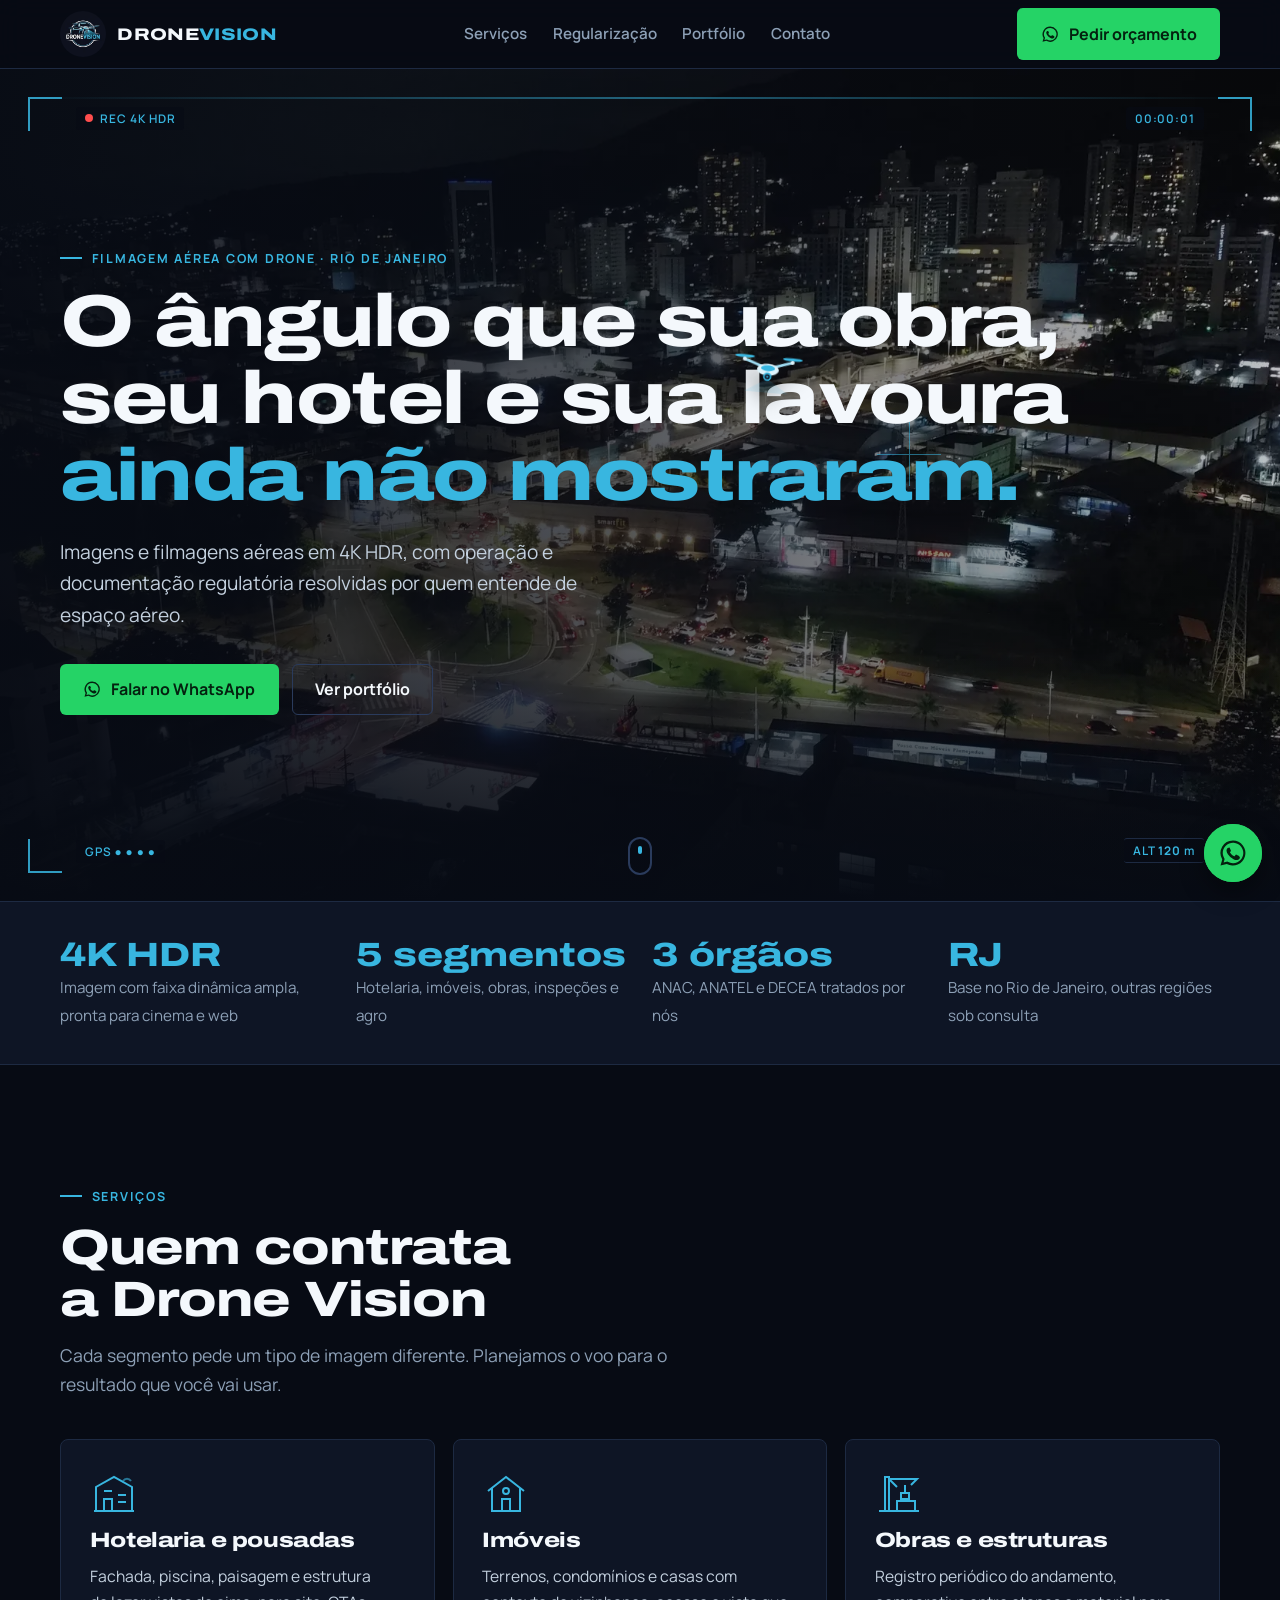
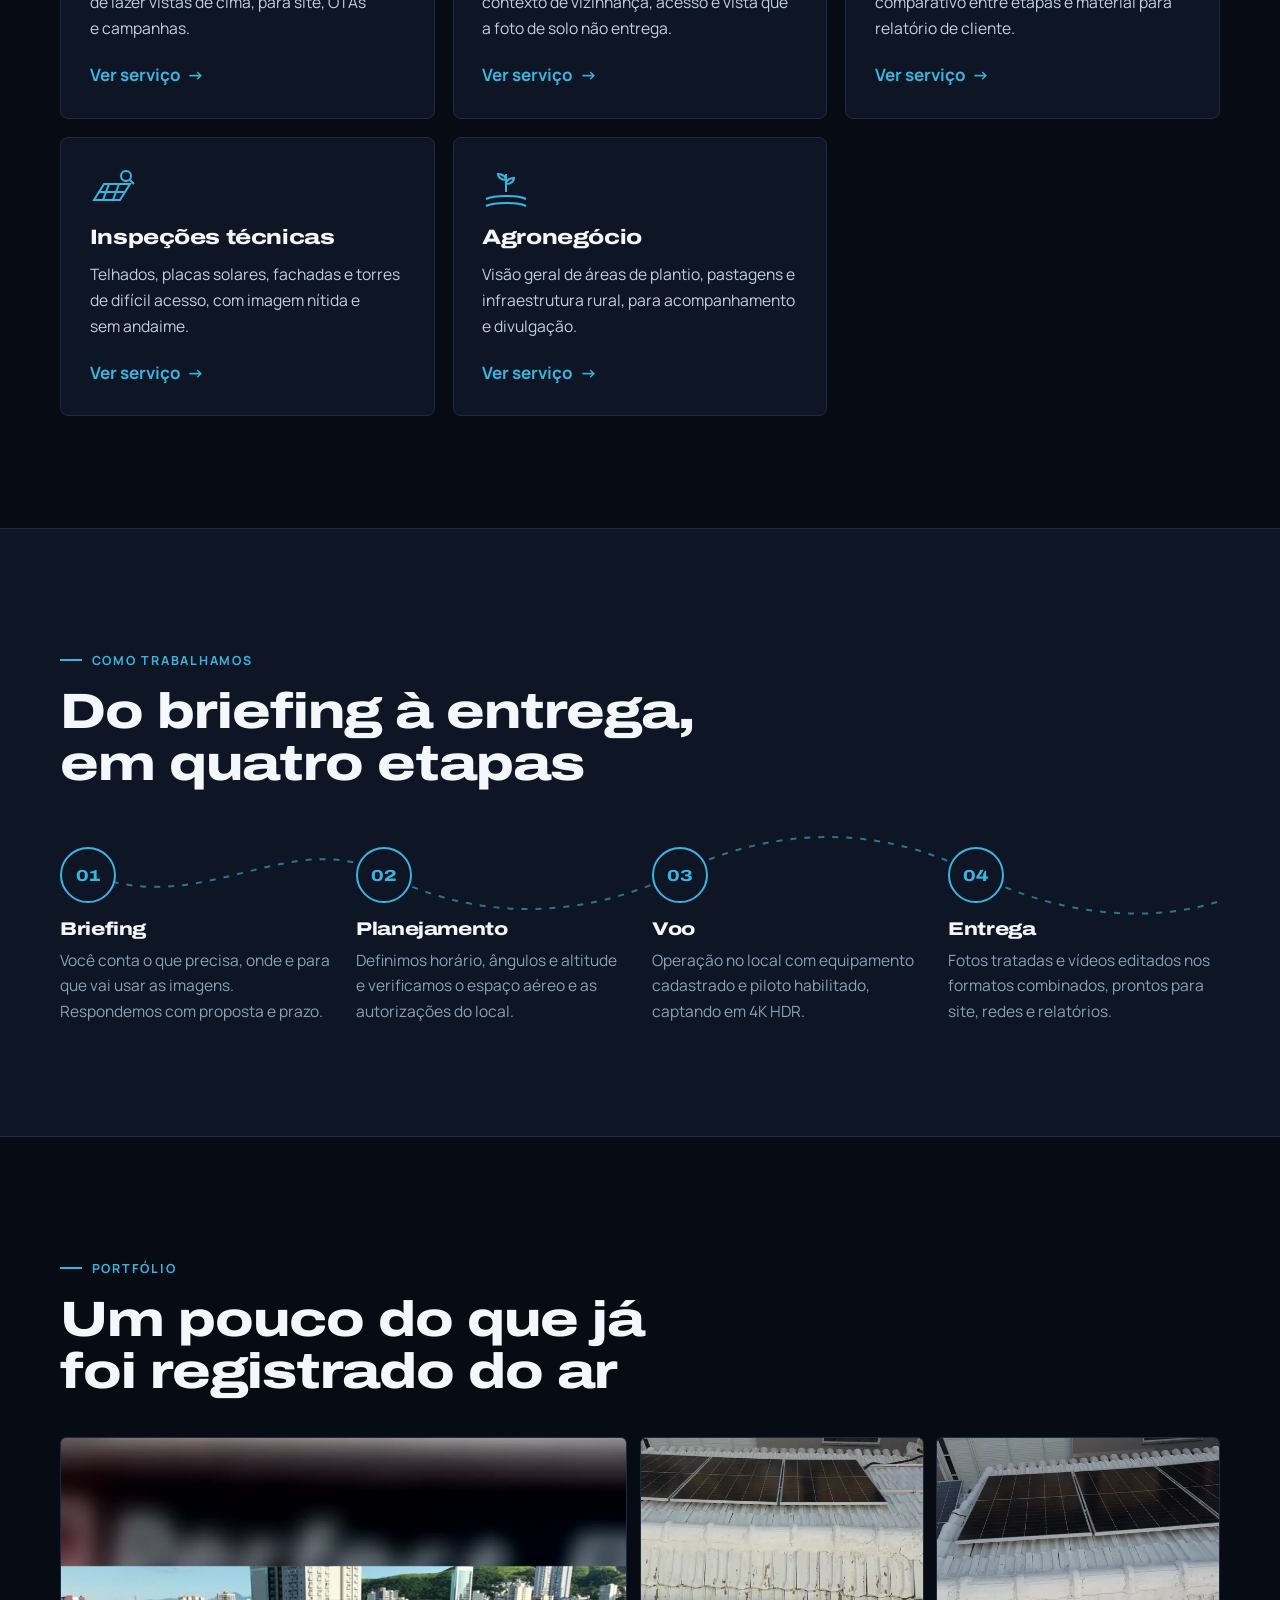
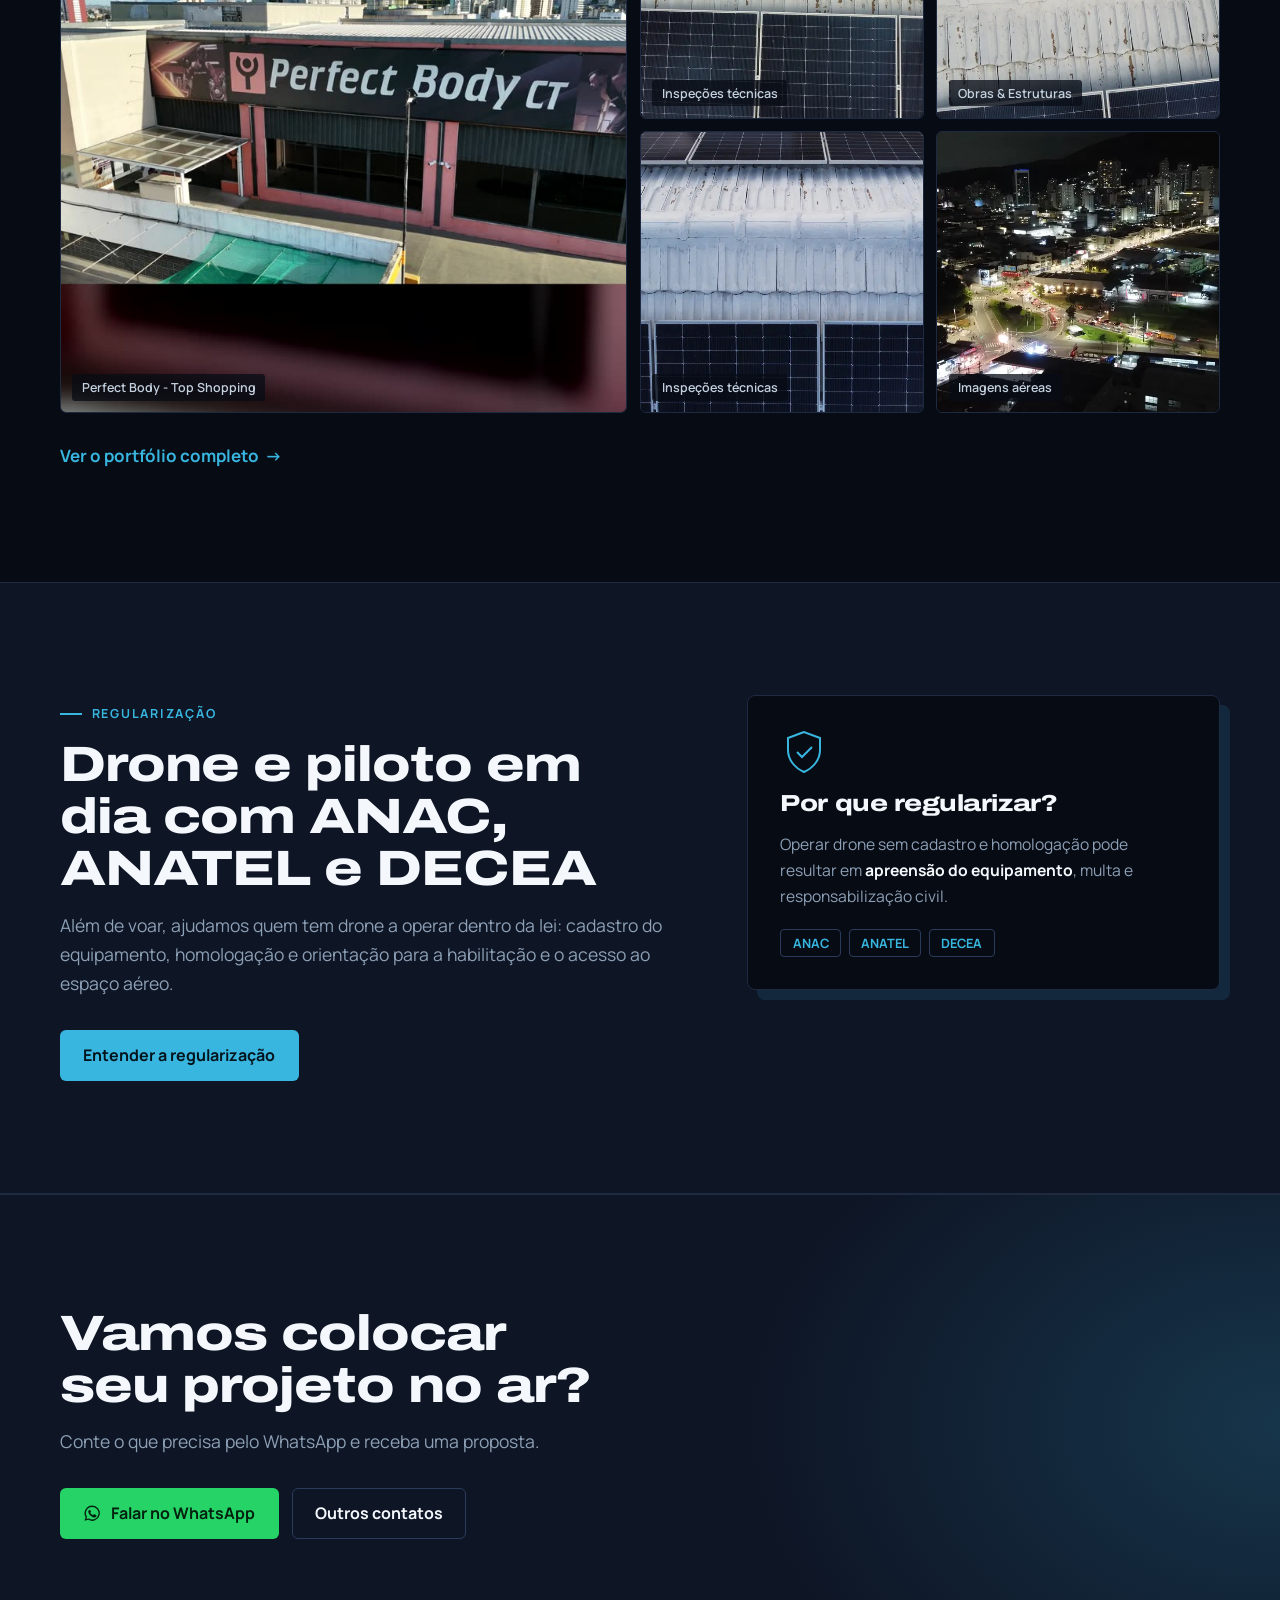
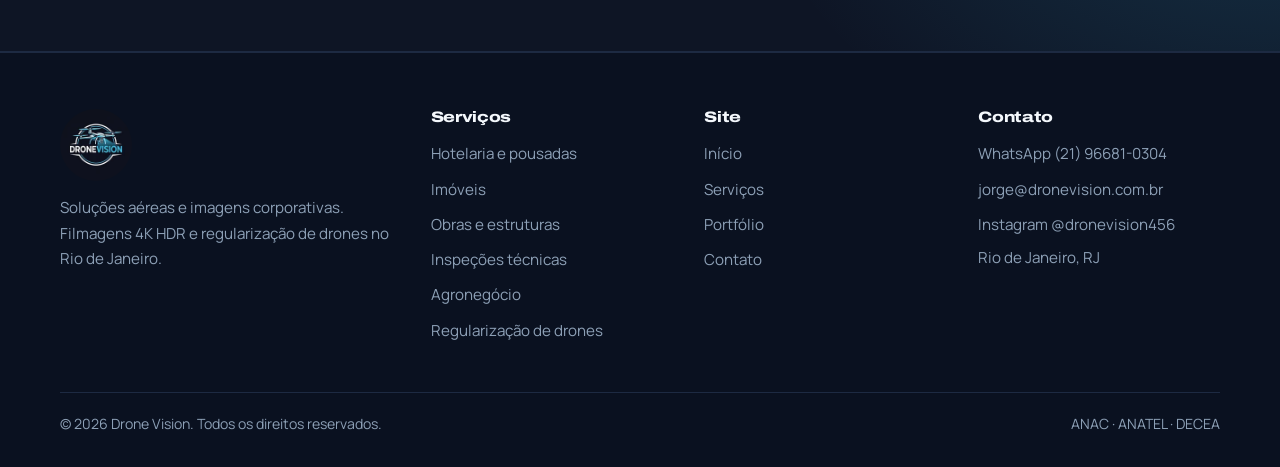
<file: index.html>
<!DOCTYPE html>
<html lang="pt-BR">
<head>
<meta charset="utf-8">
<meta name="viewport" content="width=device-width, initial-scale=1">
<title>Drone Vision | Filmagem aérea com drone 4K HDR no Rio de Janeiro</title>
<meta name="description" content="Fotos e filmagens aéreas com drone em 4K HDR para hotelaria, imóveis, obras, inspeções e agro no Rio de Janeiro, com assessoria em ANAC, ANATEL e DECEA.">
<meta name="robots" content="index,follow,max-image-preview:large">
<link rel="canonical" href="https://dronevision.com.br/">
<meta name="theme-color" content="#070B14">
<meta property="og:type" content="website">
<meta property="og:locale" content="pt_BR">
<meta property="og:site_name" content="Drone Vision">
<meta property="og:title" content="Drone Vision | Filmagem aérea com drone 4K HDR no Rio de Janeiro">
<meta property="og:description" content="Fotos e filmagens aéreas com drone em 4K HDR para hotelaria, imóveis, obras, inspeções e agro no Rio de Janeiro, com assessoria em ANAC, ANATEL e DECEA.">
<meta property="og:url" content="https://dronevision.com.br/">
<meta property="og:image" content="https://dronevision.com.br/assets/img/og-dronevision.jpg">
<meta property="og:image:width" content="1200"><meta property="og:image:height" content="630">
<meta name="twitter:card" content="summary_large_image">
<link rel="icon" href="/favicon.png" type="image/png">
<link rel="apple-touch-icon" href="/apple-touch-icon.png">
<link rel="preconnect" href="https://fonts.googleapis.com"><link rel="preconnect" href="https://fonts.gstatic.com" crossorigin>
<link href="https://fonts.googleapis.com/css2?family=Archivo:wdth,wght@125,700..900&family=Manrope:wght@400;600;700&display=swap" rel="stylesheet">
<link rel="preload" as="image" href="/assets/img/cidade-noite-aerea-01-1920.webp" fetchpriority="high">
<link rel="stylesheet" href="/assets/css/site.css">
<script type="application/ld+json">{"@context": "https://schema.org", "@graph": [{"@type": "ProfessionalService", "@id": "https://dronevision.com.br/#empresa", "name": "Drone Vision", "description": "Imagens e filmagens aéreas 4K HDR com drone e assessoria em regularização de drones e pilotos (ANAC, ANATEL e DECEA).", "url": "https://dronevision.com.br/", "logo": "https://dronevision.com.br/assets/img/logo-512.png", "image": "https://dronevision.com.br/assets/img/cidade-noite-aerea-01-1920.jpg", "telephone": "+55 21 96681-0304", "email": "jorge@dronevision.com.br", "address": {"@type": "PostalAddress", "addressLocality": "Rio de Janeiro", "addressRegion": "RJ", "addressCountry": "BR"}, "areaServed": {"@type": "State", "name": "Rio de Janeiro"}, "sameAs": ["https://www.instagram.com/dronevision456/"]}, {"@type": "WebSite", "@id": "https://dronevision.com.br/#site", "url": "https://dronevision.com.br/", "name": "Drone Vision", "inLanguage": "pt-BR", "publisher": {"@id": "https://dronevision.com.br/#empresa"}}]}</script>
</head>
<body>
<a class="skip" href="#conteudo">Pular para o conteúdo</a>
<header class="site-head"><div class="wrap">
  <a class="brand" href="/" aria-label="Drone Vision, página inicial"><img src="/assets/img/logo-160.webp" width="46" height="46" alt=""><span>DRONE<b>VISION</b></span></a>
  <nav class="nav" id="nav" aria-label="Principal"><a href="/servicos/">Serviços</a><a href="/regularizacao-de-drones/">Regularização</a><a href="/portfolio/">Portfólio</a><a href="/contato/">Contato</a><a class="btn btn-wa" href="https://wa.me/5521966810304?text=Ol%C3%A1%21%20Quero%20um%20or%C3%A7amento." target="_blank" rel="noopener"><svg viewBox="0 0 24 24" fill="currentColor" aria-hidden="true"><path d="M12 2a10 10 0 0 0-8.6 15.1L2 22l5-1.3A10 10 0 1 0 12 2Zm0 18.2a8.2 8.2 0 0 1-4.2-1.2l-.3-.2-3 .8.8-2.9-.2-.3A8.2 8.2 0 1 1 12 20.2Zm4.5-6.1c-.2-.1-1.5-.7-1.7-.8-.2-.1-.4-.1-.6.1l-.8 1c-.1.2-.3.2-.5.1a6.7 6.7 0 0 1-3.3-2.9c-.3-.4.3-.4.7-1.3.1-.2 0-.3 0-.4l-.8-1.8c-.2-.5-.4-.4-.6-.4h-.5a1 1 0 0 0-.7.3 3 3 0 0 0-.9 2.2 5.2 5.2 0 0 0 1.1 2.7 11.8 11.8 0 0 0 4.5 4c1.7.7 2.3.8 3.2.6.5-.1 1.5-.6 1.7-1.2.2-.6.2-1.1.2-1.2-.1-.1-.3-.2-.5-.3Z"/></svg>Pedir orçamento</a></nav>
  <a class="btn btn-wa head-cta" href="https://wa.me/5521966810304?text=Ol%C3%A1%21%20Quero%20um%20or%C3%A7amento." target="_blank" rel="noopener"><svg viewBox="0 0 24 24" fill="currentColor" aria-hidden="true"><path d="M12 2a10 10 0 0 0-8.6 15.1L2 22l5-1.3A10 10 0 1 0 12 2Zm0 18.2a8.2 8.2 0 0 1-4.2-1.2l-.3-.2-3 .8.8-2.9-.2-.3A8.2 8.2 0 1 1 12 20.2Zm4.5-6.1c-.2-.1-1.5-.7-1.7-.8-.2-.1-.4-.1-.6.1l-.8 1c-.1.2-.3.2-.5.1a6.7 6.7 0 0 1-3.3-2.9c-.3-.4.3-.4.7-1.3.1-.2 0-.3 0-.4l-.8-1.8c-.2-.5-.4-.4-.6-.4h-.5a1 1 0 0 0-.7.3 3 3 0 0 0-.9 2.2 5.2 5.2 0 0 0 1.1 2.7 11.8 11.8 0 0 0 4.5 4c1.7.7 2.3.8 3.2.6.5-.1 1.5-.6 1.7-1.2.2-.6.2-1.1.2-1.2-.1-.1-.3-.2-.5-.3Z"/></svg>Pedir orçamento</a>
  <button class="menu-btn" type="button" aria-label="Abrir menu" aria-controls="nav" aria-expanded="false"><i></i><i></i><i></i></button>
</div></header>
<main id="conteudo">
<section class="hero">
  <div class="hero-bg"><img src="/assets/img/cidade-noite-aerea-01-1920.webp" srcset="/assets/img/cidade-noite-aerea-01-960.webp 960w, /assets/img/cidade-noite-aerea-01-1920.webp 1920w" sizes="100vw" width="1920" height="1080" alt="" fetchpriority="high"></div>
  <div class="hud" aria-hidden="true"><i class="a"></i><i class="b"></i><i class="c"></i><i class="d"></i><span class="scan"></span><span class="cross"></span>
    <small class="rec">REC 4K HDR</small><small class="clk" id="clk">00:00:00</small><small class="bat">GPS ● ● ● ●</small><small class="alt">ALT <b id="alt">120</b> m</small></div>
  <div class="wrap">
    <span class="eyebrow rv">Filmagem aérea com drone · Rio de Janeiro</span>
    <h1 class="rv" style="--d:1">O ângulo que sua obra, seu hotel e sua lavoura <span class="hl">ainda não mostraram.</span></h1>
    <p class="sub rv" style="--d:2">Imagens e filmagens aéreas em 4K HDR, com operação e documentação regulatória resolvidas por quem entende de espaço aéreo.</p>
    <div class="cta rv" style="--d:3"><a class="btn btn-wa" href="https://wa.me/5521966810304?text=Ol%C3%A1%21%20Quero%20um%20or%C3%A7amento." target="_blank" rel="noopener"><svg viewBox="0 0 24 24" fill="currentColor" aria-hidden="true"><path d="M12 2a10 10 0 0 0-8.6 15.1L2 22l5-1.3A10 10 0 1 0 12 2Zm0 18.2a8.2 8.2 0 0 1-4.2-1.2l-.3-.2-3 .8.8-2.9-.2-.3A8.2 8.2 0 1 1 12 20.2Zm4.5-6.1c-.2-.1-1.5-.7-1.7-.8-.2-.1-.4-.1-.6.1l-.8 1c-.1.2-.3.2-.5.1a6.7 6.7 0 0 1-3.3-2.9c-.3-.4.3-.4.7-1.3.1-.2 0-.3 0-.4l-.8-1.8c-.2-.5-.4-.4-.6-.4h-.5a1 1 0 0 0-.7.3 3 3 0 0 0-.9 2.2 5.2 5.2 0 0 0 1.1 2.7 11.8 11.8 0 0 0 4.5 4c1.7.7 2.3.8 3.2.6.5-.1 1.5-.6 1.7-1.2.2-.6.2-1.1.2-1.2-.1-.1-.3-.2-.5-.3Z"/></svg>Falar no WhatsApp</a><a class="btn btn-ghost" href="/portfolio/">Ver portfólio</a></div>
  </div>
  <span class="scroll-cue" aria-hidden="true"></span>
</section>

<div class="stats"><div class="wrap"><ul>
  <li class="rv"><b>4K HDR</b><span>Imagem com faixa dinâmica ampla, pronta para cinema e web</span></li>
  <li class="rv" style="--d:1"><b>5 segmentos</b><span>Hotelaria, imóveis, obras, inspeções e agro</span></li>
  <li class="rv" style="--d:2"><b>3 órgãos</b><span>ANAC, ANATEL e DECEA tratados por nós</span></li>
  <li class="rv" style="--d:3"><b>RJ</b><span>Base no Rio de Janeiro, outras regiões sob consulta</span></li>
</ul></div></div>

<section id="servicos"><div class="wrap">
  <span class="eyebrow rv">Serviços</span>
  <h2 class="rv">Quem contrata a Drone Vision</h2>
  <p class="lead rv">Cada segmento pede um tipo de imagem diferente. Planejamos o voo para o resultado que você vai usar.</p>
  <ul class="cards"><li class="rv" style="--d:0"><a class="card" href="/servicos/hotelaria-e-pousadas/"><svg class="ic" viewBox="0 0 48 48" fill="none" stroke="currentColor" stroke-width="2" aria-hidden="true"><path d="M6 42V18l18-10 18 10v24"/><path d="M4 42h40M14 42V30h8v12M28 26h8M28 33h8M14 22h8"/><path d="M33 12c2-3 6-3 8 0" opacity=".6"/></svg><h3>Hotelaria e pousadas</h3><p>Fachada, piscina, paisagem e estrutura de lazer vistas de cima, para site, OTAs e campanhas.</p><span class="link">Ver serviço</span></a></li><li class="rv" style="--d:1"><a class="card" href="/servicos/imoveis/"><svg class="ic" viewBox="0 0 48 48" fill="none" stroke="currentColor" stroke-width="2" aria-hidden="true"><path d="M6 22 24 8l18 14"/><path d="M10 19v23h28V19"/><path d="M20 42V30h8v12"/><circle cx="24" cy="22" r="3"/></svg><h3>Imóveis</h3><p>Terrenos, condomínios e casas com contexto de vizinhança, acesso e vista que a foto de solo não entrega.</p><span class="link">Ver serviço</span></a></li><li class="rv" style="--d:2"><a class="card" href="/servicos/obras-e-estruturas/"><svg class="ic" viewBox="0 0 48 48" fill="none" stroke="currentColor" stroke-width="2" aria-hidden="true"><path d="M10 42V8h4v34M4 42h40M14 10h28l-6 6M14 10l8 8M30 16v8"/><rect x="26" y="24" width="8" height="6"/><path d="M22 42V32h18v10"/></svg><h3>Obras e estruturas</h3><p>Registro periódico do andamento, comparativo entre etapas e material para relatório de cliente.</p><span class="link">Ver serviço</span></a></li><li class="rv" style="--d:3"><a class="card" href="/servicos/inspecoes-tecnicas/"><svg class="ic" viewBox="0 0 48 48" fill="none" stroke="currentColor" stroke-width="2" aria-hidden="true"><path d="M4 34 14 18h26l-10 16Z"/><path d="M9 26h26M19 18l-6 16M29 18l-6 16"/><circle cx="36" cy="10" r="5"/><path d="m40 14 4 4"/></svg><h3>Inspeções técnicas</h3><p>Telhados, placas solares, fachadas e torres de difícil acesso, com imagem nítida e sem andaime.</p><span class="link">Ver serviço</span></a></li><li class="rv" style="--d:4"><a class="card" href="/servicos/agronegocio/"><svg class="ic" viewBox="0 0 48 48" fill="none" stroke="currentColor" stroke-width="2" aria-hidden="true"><path d="M4 40c8-4 32-4 40 0M4 33c8-4 32-4 40 0"/><path d="M24 26V8M24 14c-5 0-8-3-8-6 5 0 8 3 8 6Zm0 4c5 0 8-3 8-6-5 0-8 3-8 6Z"/></svg><h3>Agronegócio</h3><p>Visão geral de áreas de plantio, pastagens e infraestrutura rural, para acompanhamento e divulgação.</p><span class="link">Ver serviço</span></a></li></ul>
</div></section>

<section class="alt"><div class="wrap">
  <span class="eyebrow rv">Como trabalhamos</span>
  <h2 class="rv">Do briefing à entrega, em quatro etapas</h2>
  <div class="flight">
  <svg class="route" viewBox="0 0 1160 60" preserveAspectRatio="none" aria-hidden="true">
    <path d="M26 2 C 140 50, 230 -46, 322 2 S 520 50, 618 2 S 820 -46, 914 2 S 1100 50, 1160 30"/>
    <path class="trail" d="M26 2 C 140 50, 230 -46, 322 2 S 520 50, 618 2 S 820 -46, 914 2 S 1100 50, 1160 30"/>
    <g class="route-drone" fill="#38B6E0"><rect x="10" y="10" width="16" height="8" rx="4"/><rect x="0" y="6" width="12" height="2" rx="1"/><rect x="24" y="6" width="12" height="2" rx="1"/></g>
  </svg>
  <ol class="steps"><li class="rv" style="--d:0"><h3>Briefing</h3><p>Você conta o que precisa, onde e para que vai usar as imagens. Respondemos com proposta e prazo.</p></li><li class="rv" style="--d:1"><h3>Planejamento</h3><p>Definimos horário, ângulos e altitude e verificamos o espaço aéreo e as autorizações do local.</p></li><li class="rv" style="--d:2"><h3>Voo</h3><p>Operação no local com equipamento cadastrado e piloto habilitado, captando em 4K HDR.</p></li><li class="rv" style="--d:3"><h3>Entrega</h3><p>Fotos tratadas e vídeos editados nos formatos combinados, prontos para site, redes e relatórios.</p></li></ol>
</div>
</div></section>

<section><div class="wrap">
  <span class="eyebrow rv">Portfólio</span>
  <h2 class="rv">Um pouco do que já foi registrado do ar</h2>
  <div class="strip"><figure class="rv"><video src="/assets/video/academia-perfect-body-vertical.mp4" poster="/assets/video/academia-perfect-body-vertical-poster.jpg" muted loop playsinline autoplay preload="none" aria-label="Perfect Body - Top Shopping"></video><figcaption>Perfect Body - Top Shopping</figcaption></figure><figure class="rv" style="--d:1"><img src="/assets/img/inspecao-telhado-solar-01-960.webp" width="960" height="540" alt="Telhado e módulos fotovoltaicos vistos de cima" loading="lazy" decoding="async"><figcaption>Inspeções técnicas</figcaption></figure><figure class="rv" style="--d:2"><img src="/assets/img/inspecao-telhado-solar-02-960.webp" width="960" height="540" alt="Detalhe da cumeeira e das placas solares" loading="lazy" decoding="async"><figcaption>Obras &amp; Estruturas</figcaption></figure><figure class="rv" style="--d:3"><img src="/assets/img/inspecao-telhado-solar-03-960.webp" width="960" height="540" alt="Estado das telhas e fixação dos módulos" loading="lazy" decoding="async"><figcaption>Inspeções técnicas</figcaption></figure><figure class="rv" style="--d:4"><img src="/assets/img/cidade-noite-aerea-01-960.webp" width="960" height="540" alt="Cidade à noite, vista aérea" loading="lazy" decoding="async"><figcaption>Imagens aéreas</figcaption></figure></div>
  <p style="margin-top:1.8rem" class="rv"><a class="link" href="/portfolio/">Ver o portfólio completo</a></p>
</div></section>

<section class="alt"><div class="wrap split">
  <div>
    <span class="eyebrow rv">Regularização</span>
    <h2 class="rv">Drone e piloto em dia com ANAC, ANATEL e DECEA</h2>
    <p class="lead rv">Além de voar, ajudamos quem tem drone a operar dentro da lei: cadastro do equipamento, homologação e orientação para a habilitação e o acesso ao espaço aéreo.</p>
    <div class="cta rv" style="margin-top:2rem"><a class="btn btn-cy" href="/regularizacao-de-drones/">Entender a regularização</a></div>
  </div>
  <aside class="box rv" style="--d:1"><svg style="width:48px;height:48px;color:var(--cyan);margin-bottom:1rem" viewBox="0 0 48 48" fill="none" stroke="currentColor" stroke-width="2" aria-hidden="true"><path d="M24 4 8 10v12c0 10 7 18 16 22 9-4 16-12 16-22V10Z"/><path d="m17 24 5 5 10-10"/></svg>
    <h3>Por que regularizar?</h3>
    <p>Operar drone sem cadastro e homologação pode resultar em <b>apreensão do equipamento</b>, multa e responsabilização civil.</p>
    <div class="tags"><span>ANAC</span><span>ANATEL</span><span>DECEA</span></div>
  </aside>
</div></section>

<section class="band"><div class="wrap">
  <div class="rv"><h2>Vamos colocar seu projeto no ar?</h2><p class="lead">Conte o que precisa pelo WhatsApp e receba uma proposta.</p></div>
  <div class="cta rv" style="--d:1"><a class="btn btn-wa" href="https://wa.me/5521966810304?text=Ol%C3%A1%21%20Quero%20um%20or%C3%A7amento." target="_blank" rel="noopener"><svg viewBox="0 0 24 24" fill="currentColor" aria-hidden="true"><path d="M12 2a10 10 0 0 0-8.6 15.1L2 22l5-1.3A10 10 0 1 0 12 2Zm0 18.2a8.2 8.2 0 0 1-4.2-1.2l-.3-.2-3 .8.8-2.9-.2-.3A8.2 8.2 0 1 1 12 20.2Zm4.5-6.1c-.2-.1-1.5-.7-1.7-.8-.2-.1-.4-.1-.6.1l-.8 1c-.1.2-.3.2-.5.1a6.7 6.7 0 0 1-3.3-2.9c-.3-.4.3-.4.7-1.3.1-.2 0-.3 0-.4l-.8-1.8c-.2-.5-.4-.4-.6-.4h-.5a1 1 0 0 0-.7.3 3 3 0 0 0-.9 2.2 5.2 5.2 0 0 0 1.1 2.7 11.8 11.8 0 0 0 4.5 4c1.7.7 2.3.8 3.2.6.5-.1 1.5-.6 1.7-1.2.2-.6.2-1.1.2-1.2-.1-.1-.3-.2-.5-.3Z"/></svg>Falar no WhatsApp</a><a class="btn btn-ghost" href="/contato/">Outros contatos</a></div>
</div></section>

</main>
<footer class="site-foot"><div class="wrap">
  <div><img src="/assets/img/logo-160.webp" width="72" height="72" alt="Drone Vision" loading="lazy"><p>Soluções aéreas e imagens corporativas. Filmagens 4K HDR e regularização de drones no Rio de Janeiro.</p></div>
  <div><h2>Serviços</h2><ul><li><a href="/servicos/hotelaria-e-pousadas/">Hotelaria e pousadas</a></li><li><a href="/servicos/imoveis/">Imóveis</a></li><li><a href="/servicos/obras-e-estruturas/">Obras e estruturas</a></li><li><a href="/servicos/inspecoes-tecnicas/">Inspeções técnicas</a></li><li><a href="/servicos/agronegocio/">Agronegócio</a></li><li><a href="/regularizacao-de-drones/">Regularização de drones</a></li></ul></div>
  <div><h2>Site</h2><ul><li><a href="/">Início</a></li><li><a href="/servicos/">Serviços</a></li><li><a href="/portfolio/">Portfólio</a></li><li><a href="/contato/">Contato</a></li></ul></div>
  <div><h2>Contato</h2><ul><li><a href="https://wa.me/5521966810304" target="_blank" rel="noopener">WhatsApp (21) 96681-0304</a></li><li><a href="mailto:jorge@dronevision.com.br">jorge@dronevision.com.br</a></li><li><a href="https://www.instagram.com/dronevision456/" target="_blank" rel="noopener">Instagram @dronevision456</a></li><li><p>Rio de Janeiro, RJ</p></li></ul></div>
  <div class="copy"><p>© <span data-year>2026</span> Drone Vision. Todos os direitos reservados.</p><p>ANAC · ANATEL · DECEA</p></div>
</div></footer>
<a class="wa-float" href="https://wa.me/5521966810304?text=Ol%C3%A1%21%20Quero%20um%20or%C3%A7amento." target="_blank" rel="noopener" aria-label="Conversar no WhatsApp"><svg viewBox="0 0 24 24" fill="currentColor" aria-hidden="true"><path d="M12 2a10 10 0 0 0-8.6 15.1L2 22l5-1.3A10 10 0 1 0 12 2Zm0 18.2a8.2 8.2 0 0 1-4.2-1.2l-.3-.2-3 .8.8-2.9-.2-.3A8.2 8.2 0 1 1 12 20.2Zm4.5-6.1c-.2-.1-1.5-.7-1.7-.8-.2-.1-.4-.1-.6.1l-.8 1c-.1.2-.3.2-.5.1a6.7 6.7 0 0 1-3.3-2.9c-.3-.4.3-.4.7-1.3.1-.2 0-.3 0-.4l-.8-1.8c-.2-.5-.4-.4-.6-.4h-.5a1 1 0 0 0-.7.3 3 3 0 0 0-.9 2.2 5.2 5.2 0 0 0 1.1 2.7 11.8 11.8 0 0 0 4.5 4c1.7.7 2.3.8 3.2.6.5-.1 1.5-.6 1.7-1.2.2-.6.2-1.1.2-1.2-.1-.1-.3-.2-.5-.3Z"/></svg></a>
<svg id="mini" viewBox="0 0 72 44" aria-hidden="true">
  <path d="M36 30 L58 44 L14 44Z" fill="#38B6E0" opacity=".12"/>
  <g stroke="#9fdcf2" stroke-width="2.4" stroke-linecap="round"><path d="M36 20 L12 12M36 20 L60 12"/></g>
  <ellipse cx="36" cy="21" rx="11" ry="6" fill="#dff3fb"/><ellipse cx="36" cy="19.5" rx="7" ry="3" fill="#38B6E0"/>
  <circle cx="36" cy="28" r="3.4" fill="#0E1525" stroke="#38B6E0" stroke-width="1.6"/><circle cx="36" cy="28" r="1" fill="#38B6E0"/>
  <g fill="#38B6E0"><ellipse class="rot" cx="12" cy="9" rx="10" ry="1.6"/><ellipse class="rot" cx="60" cy="9" rx="10" ry="1.6"/></g>
  <circle cx="12" cy="12" r="2" fill="#dff3fb"/><circle cx="60" cy="12" r="2" fill="#dff3fb"/>
</svg>
<script src="/assets/js/site.js" defer></script>
</body>
</html>
</file>
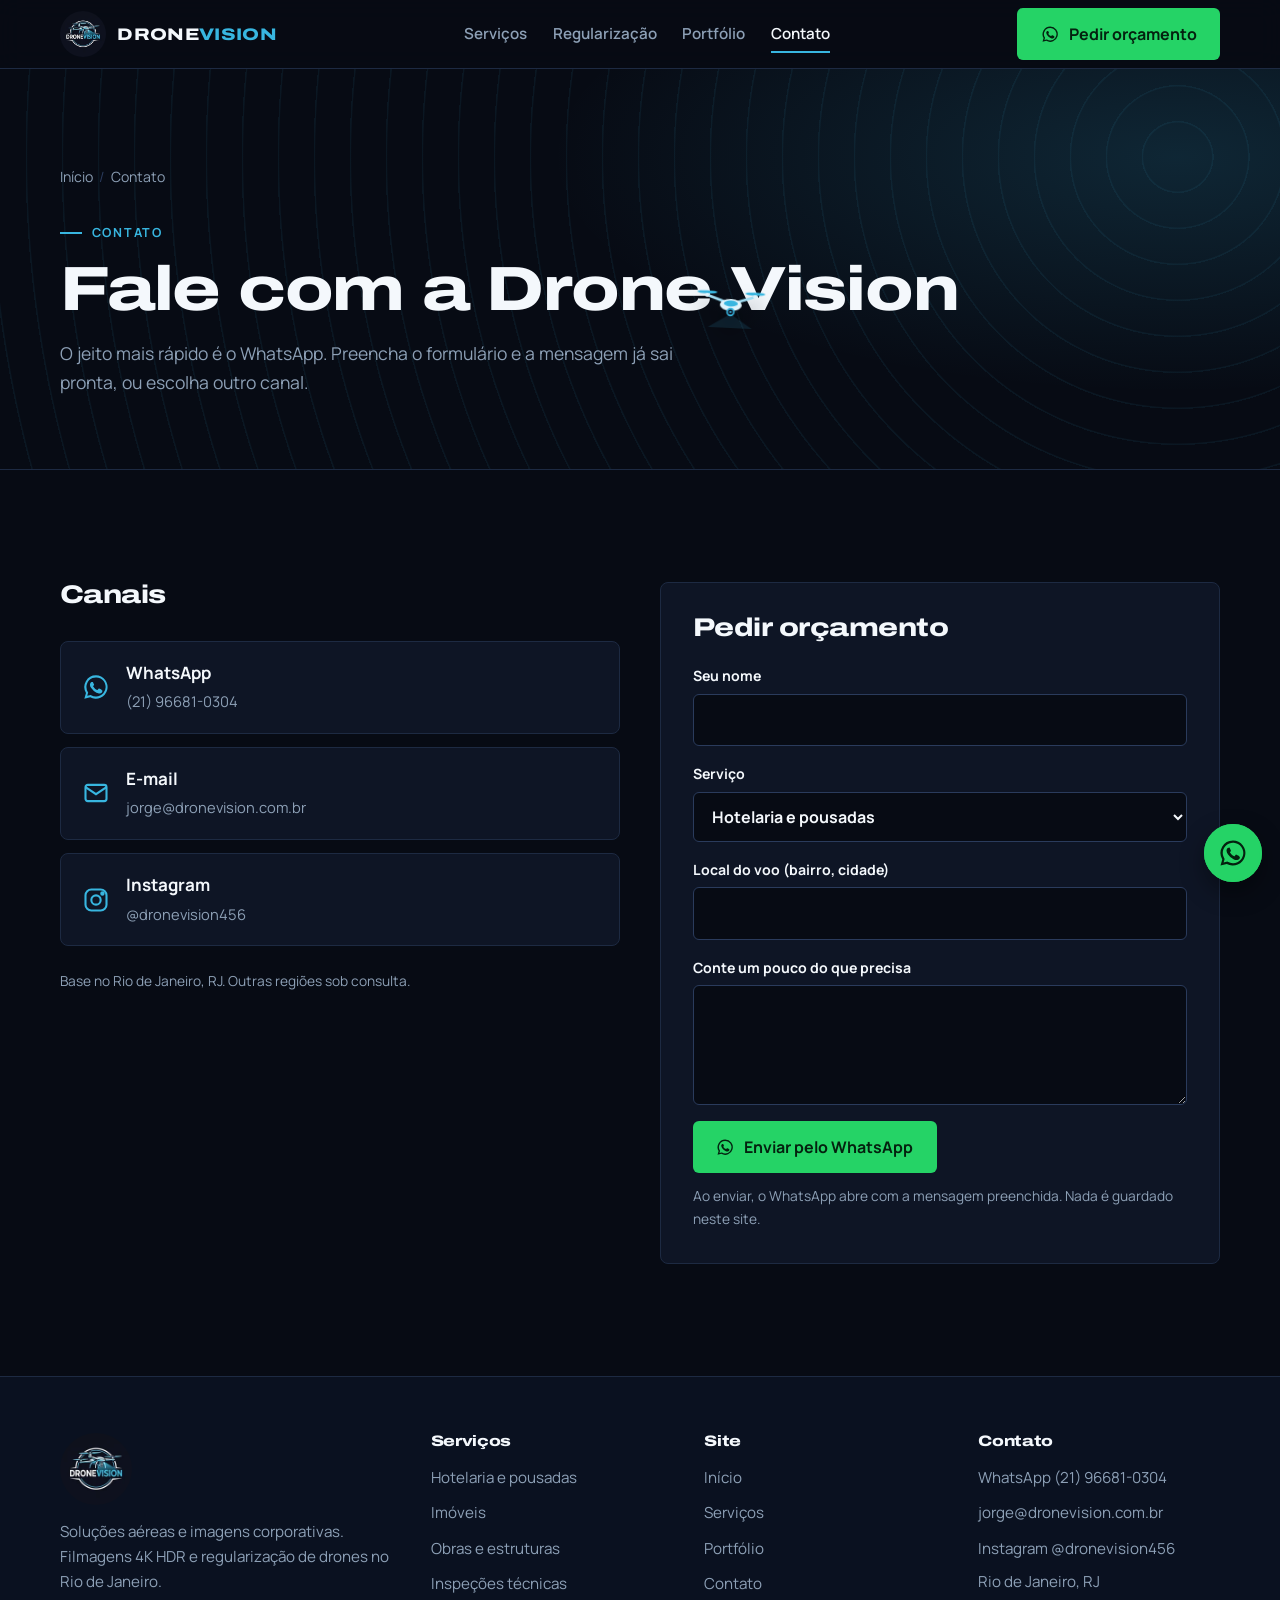
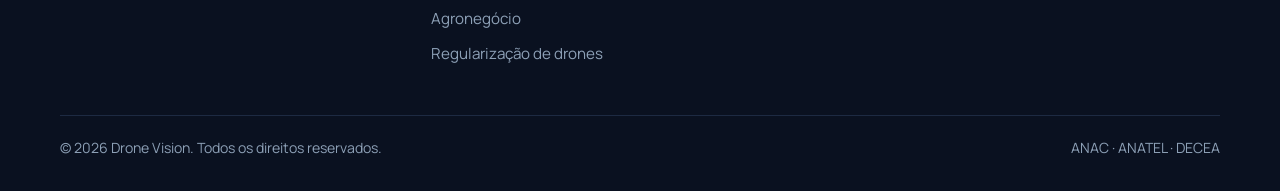
<file: contato/index.html>
<!DOCTYPE html>
<html lang="pt-BR">
<head>
<meta charset="utf-8">
<meta name="viewport" content="width=device-width, initial-scale=1">
<title>Contato e orçamento | Drone Vision – filmagem aérea no RJ</title>
<meta name="description" content="Peça orçamento de filmagem aérea com drone ou de regularização de drones. WhatsApp (21) 96681-0304, e-mail jorge@dronevision.com.br e Instagram @dronevision456.">
<meta name="robots" content="index,follow,max-image-preview:large">
<link rel="canonical" href="https://dronevision.com.br/contato/">
<meta name="theme-color" content="#070B14">
<meta property="og:type" content="website">
<meta property="og:locale" content="pt_BR">
<meta property="og:site_name" content="Drone Vision">
<meta property="og:title" content="Contato e orçamento | Drone Vision – filmagem aérea no RJ">
<meta property="og:description" content="Peça orçamento de filmagem aérea com drone ou de regularização de drones. WhatsApp (21) 96681-0304, e-mail jorge@dronevision.com.br e Instagram @dronevision456.">
<meta property="og:url" content="https://dronevision.com.br/contato/">
<meta property="og:image" content="https://dronevision.com.br/assets/img/og-dronevision.jpg">
<meta property="og:image:width" content="1200"><meta property="og:image:height" content="630">
<meta name="twitter:card" content="summary_large_image">
<link rel="icon" href="/favicon.png" type="image/png">
<link rel="apple-touch-icon" href="/apple-touch-icon.png">
<link rel="preconnect" href="https://fonts.googleapis.com"><link rel="preconnect" href="https://fonts.gstatic.com" crossorigin>
<link href="https://fonts.googleapis.com/css2?family=Archivo:wdth,wght@125,700..900&family=Manrope:wght@400;600;700&display=swap" rel="stylesheet">

<link rel="stylesheet" href="/assets/css/site.css">
<script type="application/ld+json">{"@context": "https://schema.org", "@graph": [{"@type": "ProfessionalService", "@id": "https://dronevision.com.br/#empresa", "name": "Drone Vision", "description": "Imagens e filmagens aéreas 4K HDR com drone e assessoria em regularização de drones e pilotos (ANAC, ANATEL e DECEA).", "url": "https://dronevision.com.br/", "logo": "https://dronevision.com.br/assets/img/logo-512.png", "image": "https://dronevision.com.br/assets/img/cidade-noite-aerea-01-1920.jpg", "telephone": "+55 21 96681-0304", "email": "jorge@dronevision.com.br", "address": {"@type": "PostalAddress", "addressLocality": "Rio de Janeiro", "addressRegion": "RJ", "addressCountry": "BR"}, "areaServed": {"@type": "State", "name": "Rio de Janeiro"}, "sameAs": ["https://www.instagram.com/dronevision456/"]}, {"@type": "BreadcrumbList", "itemListElement": [{"@type": "ListItem", "position": 1, "name": "Início", "item": "https://dronevision.com.br/"}, {"@type": "ListItem", "position": 2, "name": "Contato", "item": "https://dronevision.com.br/contato/"}]}, {"@type": "ContactPage", "url": "https://dronevision.com.br/contato/", "about": {"@id": "https://dronevision.com.br/#empresa"}}]}</script>
</head>
<body>
<a class="skip" href="#conteudo">Pular para o conteúdo</a>
<header class="site-head"><div class="wrap">
  <a class="brand" href="/" aria-label="Drone Vision, página inicial"><img src="/assets/img/logo-160.webp" width="46" height="46" alt=""><span>DRONE<b>VISION</b></span></a>
  <nav class="nav" id="nav" aria-label="Principal"><a href="/servicos/">Serviços</a><a href="/regularizacao-de-drones/">Regularização</a><a href="/portfolio/">Portfólio</a><a href="/contato/" aria-current=page>Contato</a><a class="btn btn-wa" href="https://wa.me/5521966810304?text=Ol%C3%A1%21%20Quero%20um%20or%C3%A7amento." target="_blank" rel="noopener"><svg viewBox="0 0 24 24" fill="currentColor" aria-hidden="true"><path d="M12 2a10 10 0 0 0-8.6 15.1L2 22l5-1.3A10 10 0 1 0 12 2Zm0 18.2a8.2 8.2 0 0 1-4.2-1.2l-.3-.2-3 .8.8-2.9-.2-.3A8.2 8.2 0 1 1 12 20.2Zm4.5-6.1c-.2-.1-1.5-.7-1.7-.8-.2-.1-.4-.1-.6.1l-.8 1c-.1.2-.3.2-.5.1a6.7 6.7 0 0 1-3.3-2.9c-.3-.4.3-.4.7-1.3.1-.2 0-.3 0-.4l-.8-1.8c-.2-.5-.4-.4-.6-.4h-.5a1 1 0 0 0-.7.3 3 3 0 0 0-.9 2.2 5.2 5.2 0 0 0 1.1 2.7 11.8 11.8 0 0 0 4.5 4c1.7.7 2.3.8 3.2.6.5-.1 1.5-.6 1.7-1.2.2-.6.2-1.1.2-1.2-.1-.1-.3-.2-.5-.3Z"/></svg>Pedir orçamento</a></nav>
  <a class="btn btn-wa head-cta" href="https://wa.me/5521966810304?text=Ol%C3%A1%21%20Quero%20um%20or%C3%A7amento." target="_blank" rel="noopener"><svg viewBox="0 0 24 24" fill="currentColor" aria-hidden="true"><path d="M12 2a10 10 0 0 0-8.6 15.1L2 22l5-1.3A10 10 0 1 0 12 2Zm0 18.2a8.2 8.2 0 0 1-4.2-1.2l-.3-.2-3 .8.8-2.9-.2-.3A8.2 8.2 0 1 1 12 20.2Zm4.5-6.1c-.2-.1-1.5-.7-1.7-.8-.2-.1-.4-.1-.6.1l-.8 1c-.1.2-.3.2-.5.1a6.7 6.7 0 0 1-3.3-2.9c-.3-.4.3-.4.7-1.3.1-.2 0-.3 0-.4l-.8-1.8c-.2-.5-.4-.4-.6-.4h-.5a1 1 0 0 0-.7.3 3 3 0 0 0-.9 2.2 5.2 5.2 0 0 0 1.1 2.7 11.8 11.8 0 0 0 4.5 4c1.7.7 2.3.8 3.2.6.5-.1 1.5-.6 1.7-1.2.2-.6.2-1.1.2-1.2-.1-.1-.3-.2-.5-.3Z"/></svg>Pedir orçamento</a>
  <button class="menu-btn" type="button" aria-label="Abrir menu" aria-controls="nav" aria-expanded="false"><i></i><i></i><i></i></button>
</div></header>
<main id="conteudo">
<section class="page-hero"><div class="wrap">
  <nav aria-label="Trilha"><ol class="crumbs"><li><a href="/">Início</a></li><li aria-current="page">Contato</li></ol></nav>
  <span class="eyebrow rv">Contato</span>
  <h1 class="rv">Fale com a Drone Vision</h1>
  <p class="lead rv">O jeito mais rápido é o WhatsApp. Preencha o formulário e a mensagem já sai pronta, ou escolha outro canal.</p>
</div></section>
<section><div class="wrap contact-grid">
  <div>
    <h2 class="rv" style="font-size:1.6rem">Canais</h2>
    <ul class="channels">
      <li class="rv"><a href="https://wa.me/5521966810304?text=Ol%C3%A1%21%20Quero%20um%20or%C3%A7amento." target="_blank" rel="noopener"><svg viewBox="0 0 24 24" fill="currentColor" aria-hidden="true"><path d="M12 2a10 10 0 0 0-8.6 15.1L2 22l5-1.3A10 10 0 1 0 12 2Zm0 18.2a8.2 8.2 0 0 1-4.2-1.2l-.3-.2-3 .8.8-2.9-.2-.3A8.2 8.2 0 1 1 12 20.2Zm4.5-6.1c-.2-.1-1.5-.7-1.7-.8-.2-.1-.4-.1-.6.1l-.8 1c-.1.2-.3.2-.5.1a6.7 6.7 0 0 1-3.3-2.9c-.3-.4.3-.4.7-1.3.1-.2 0-.3 0-.4l-.8-1.8c-.2-.5-.4-.4-.6-.4h-.5a1 1 0 0 0-.7.3 3 3 0 0 0-.9 2.2 5.2 5.2 0 0 0 1.1 2.7 11.8 11.8 0 0 0 4.5 4c1.7.7 2.3.8 3.2.6.5-.1 1.5-.6 1.7-1.2.2-.6.2-1.1.2-1.2-.1-.1-.3-.2-.5-.3Z"/></svg><div><b>WhatsApp</b><span>(21) 96681-0304</span></div></a></li>
      <li class="rv" style="--d:1"><a href="mailto:jorge@dronevision.com.br"><svg viewBox="0 0 24 24" fill="none" stroke="currentColor" stroke-width="1.8" aria-hidden="true"><rect x="3" y="5" width="18" height="14" rx="2"/><path d="m3 7 9 6 9-6"/></svg><div><b>E-mail</b><span>jorge@dronevision.com.br</span></div></a></li>
      <li class="rv" style="--d:2"><a href="https://www.instagram.com/dronevision456/" target="_blank" rel="noopener"><svg viewBox="0 0 24 24" fill="none" stroke="currentColor" stroke-width="1.8" aria-hidden="true"><rect x="3" y="3" width="18" height="18" rx="5"/><circle cx="12" cy="12" r="4"/><circle cx="17.5" cy="6.5" r="1" fill="currentColor"/></svg><div><b>Instagram</b><span>@dronevision456</span></div></a></li>
    </ul>
    <p class="note rv" style="margin-top:1.5rem">Base no Rio de Janeiro, RJ. Outras regiões sob consulta.</p>
  </div>
  <form class="wa-form rv" id="wa-form" data-wa="5521966810304" style="--d:1">
    <h2 style="font-size:1.6rem;margin-bottom:1.4rem">Pedir orçamento</h2>
    <label>Seu nome<input name="nome" required autocomplete="name"></label>
    <label>Serviço<select name="servico" required><option>Hotelaria e pousadas</option><option>Imóveis</option><option>Obras e estruturas</option><option>Inspeções técnicas</option><option>Agronegócio</option><option>Regularização de drone</option><option>Outro</option></select></label>
    <label>Local do voo (bairro, cidade)<input name="local" autocomplete="address-level2"></label>
    <label>Conte um pouco do que precisa<textarea name="mensagem"></textarea></label>
    <button class="btn btn-wa" type="submit"><svg viewBox="0 0 24 24" fill="currentColor" aria-hidden="true"><path d="M12 2a10 10 0 0 0-8.6 15.1L2 22l5-1.3A10 10 0 1 0 12 2Zm0 18.2a8.2 8.2 0 0 1-4.2-1.2l-.3-.2-3 .8.8-2.9-.2-.3A8.2 8.2 0 1 1 12 20.2Zm4.5-6.1c-.2-.1-1.5-.7-1.7-.8-.2-.1-.4-.1-.6.1l-.8 1c-.1.2-.3.2-.5.1a6.7 6.7 0 0 1-3.3-2.9c-.3-.4.3-.4.7-1.3.1-.2 0-.3 0-.4l-.8-1.8c-.2-.5-.4-.4-.6-.4h-.5a1 1 0 0 0-.7.3 3 3 0 0 0-.9 2.2 5.2 5.2 0 0 0 1.1 2.7 11.8 11.8 0 0 0 4.5 4c1.7.7 2.3.8 3.2.6.5-.1 1.5-.6 1.7-1.2.2-.6.2-1.1.2-1.2-.1-.1-.3-.2-.5-.3Z"/></svg>Enviar pelo WhatsApp</button>
    <p class="note" style="margin-top:.8rem">Ao enviar, o WhatsApp abre com a mensagem preenchida. Nada é guardado neste site.</p>
  </form>
</div></section>
</main>
<footer class="site-foot"><div class="wrap">
  <div><img src="/assets/img/logo-160.webp" width="72" height="72" alt="Drone Vision" loading="lazy"><p>Soluções aéreas e imagens corporativas. Filmagens 4K HDR e regularização de drones no Rio de Janeiro.</p></div>
  <div><h2>Serviços</h2><ul><li><a href="/servicos/hotelaria-e-pousadas/">Hotelaria e pousadas</a></li><li><a href="/servicos/imoveis/">Imóveis</a></li><li><a href="/servicos/obras-e-estruturas/">Obras e estruturas</a></li><li><a href="/servicos/inspecoes-tecnicas/">Inspeções técnicas</a></li><li><a href="/servicos/agronegocio/">Agronegócio</a></li><li><a href="/regularizacao-de-drones/">Regularização de drones</a></li></ul></div>
  <div><h2>Site</h2><ul><li><a href="/">Início</a></li><li><a href="/servicos/">Serviços</a></li><li><a href="/portfolio/">Portfólio</a></li><li><a href="/contato/">Contato</a></li></ul></div>
  <div><h2>Contato</h2><ul><li><a href="https://wa.me/5521966810304" target="_blank" rel="noopener">WhatsApp (21) 96681-0304</a></li><li><a href="mailto:jorge@dronevision.com.br">jorge@dronevision.com.br</a></li><li><a href="https://www.instagram.com/dronevision456/" target="_blank" rel="noopener">Instagram @dronevision456</a></li><li><p>Rio de Janeiro, RJ</p></li></ul></div>
  <div class="copy"><p>© <span data-year>2026</span> Drone Vision. Todos os direitos reservados.</p><p>ANAC · ANATEL · DECEA</p></div>
</div></footer>
<a class="wa-float" href="https://wa.me/5521966810304?text=Ol%C3%A1%21%20Quero%20um%20or%C3%A7amento." target="_blank" rel="noopener" aria-label="Conversar no WhatsApp"><svg viewBox="0 0 24 24" fill="currentColor" aria-hidden="true"><path d="M12 2a10 10 0 0 0-8.6 15.1L2 22l5-1.3A10 10 0 1 0 12 2Zm0 18.2a8.2 8.2 0 0 1-4.2-1.2l-.3-.2-3 .8.8-2.9-.2-.3A8.2 8.2 0 1 1 12 20.2Zm4.5-6.1c-.2-.1-1.5-.7-1.7-.8-.2-.1-.4-.1-.6.1l-.8 1c-.1.2-.3.2-.5.1a6.7 6.7 0 0 1-3.3-2.9c-.3-.4.3-.4.7-1.3.1-.2 0-.3 0-.4l-.8-1.8c-.2-.5-.4-.4-.6-.4h-.5a1 1 0 0 0-.7.3 3 3 0 0 0-.9 2.2 5.2 5.2 0 0 0 1.1 2.7 11.8 11.8 0 0 0 4.5 4c1.7.7 2.3.8 3.2.6.5-.1 1.5-.6 1.7-1.2.2-.6.2-1.1.2-1.2-.1-.1-.3-.2-.5-.3Z"/></svg></a>
<svg id="mini" viewBox="0 0 72 44" aria-hidden="true">
  <path d="M36 30 L58 44 L14 44Z" fill="#38B6E0" opacity=".12"/>
  <g stroke="#9fdcf2" stroke-width="2.4" stroke-linecap="round"><path d="M36 20 L12 12M36 20 L60 12"/></g>
  <ellipse cx="36" cy="21" rx="11" ry="6" fill="#dff3fb"/><ellipse cx="36" cy="19.5" rx="7" ry="3" fill="#38B6E0"/>
  <circle cx="36" cy="28" r="3.4" fill="#0E1525" stroke="#38B6E0" stroke-width="1.6"/><circle cx="36" cy="28" r="1" fill="#38B6E0"/>
  <g fill="#38B6E0"><ellipse class="rot" cx="12" cy="9" rx="10" ry="1.6"/><ellipse class="rot" cx="60" cy="9" rx="10" ry="1.6"/></g>
  <circle cx="12" cy="12" r="2" fill="#dff3fb"/><circle cx="60" cy="12" r="2" fill="#dff3fb"/>
</svg>
<script src="/assets/js/site.js" defer></script>
</body>
</html>
</file>
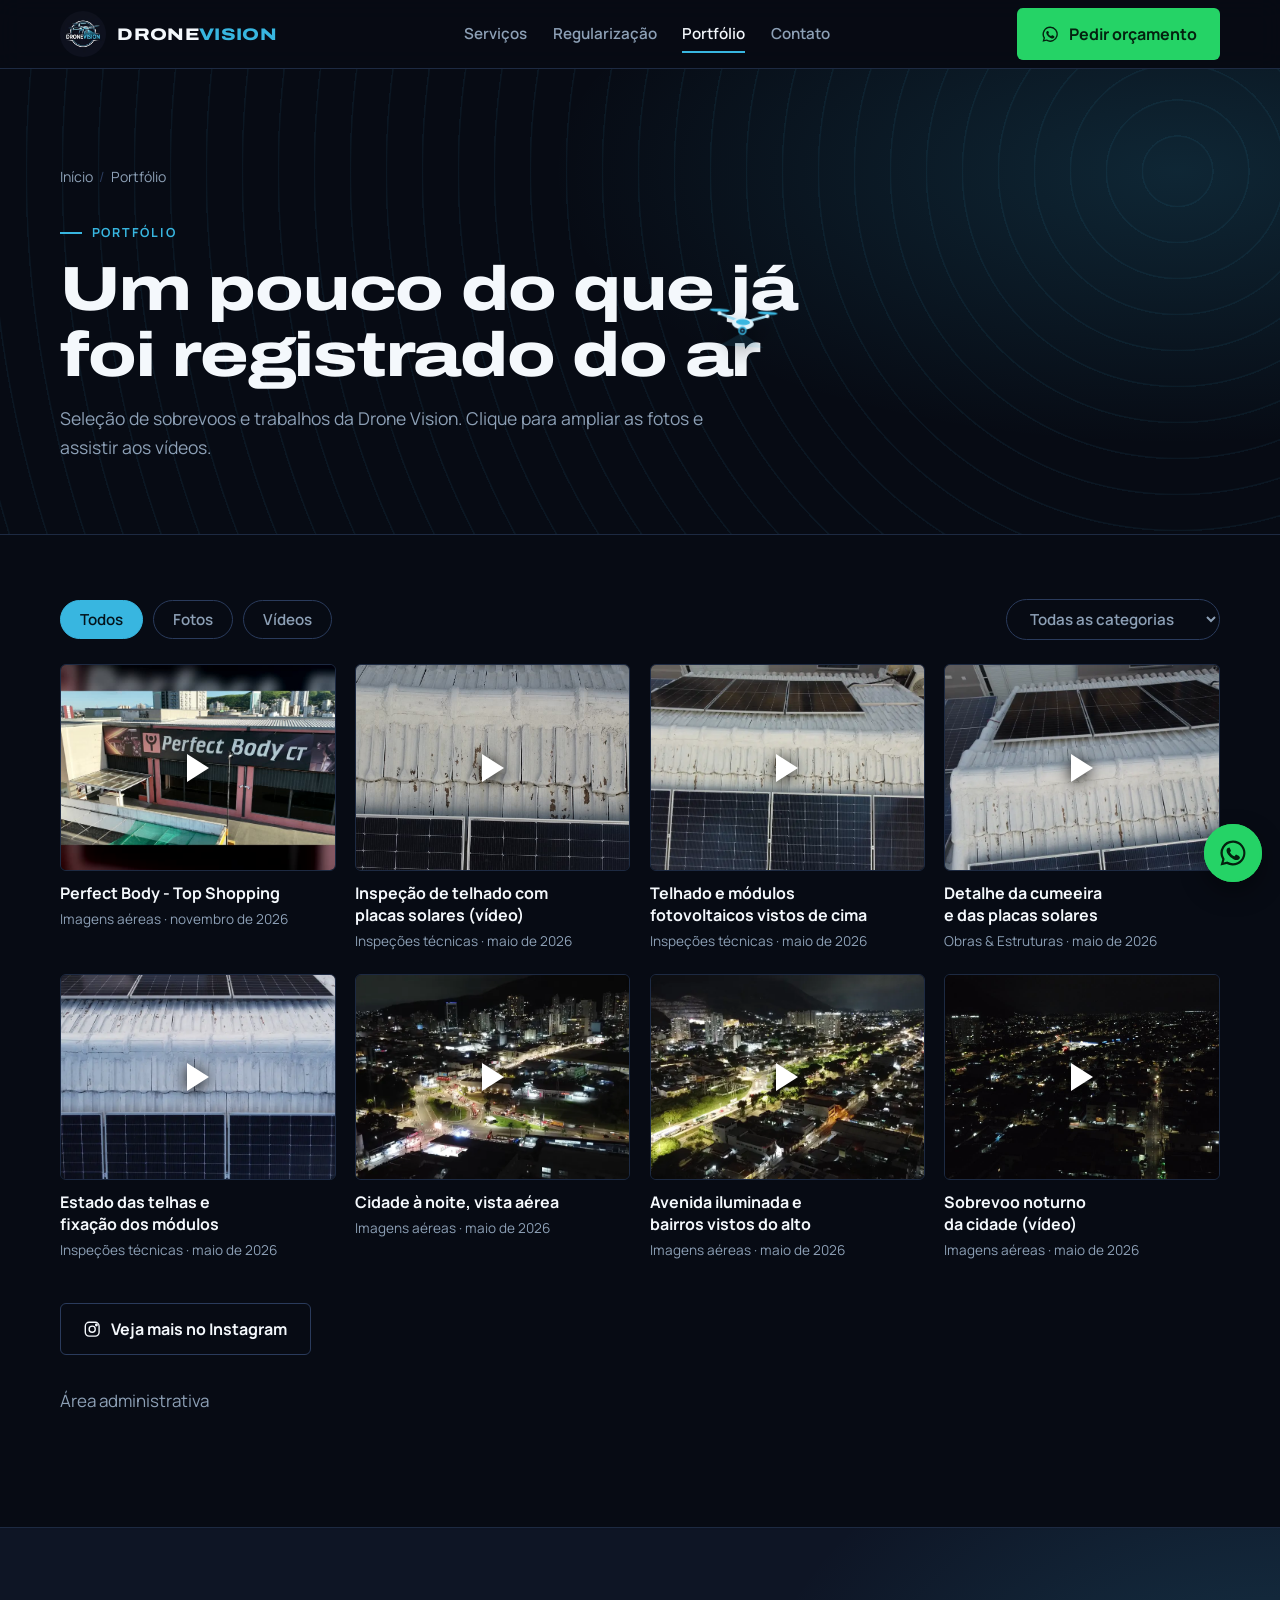
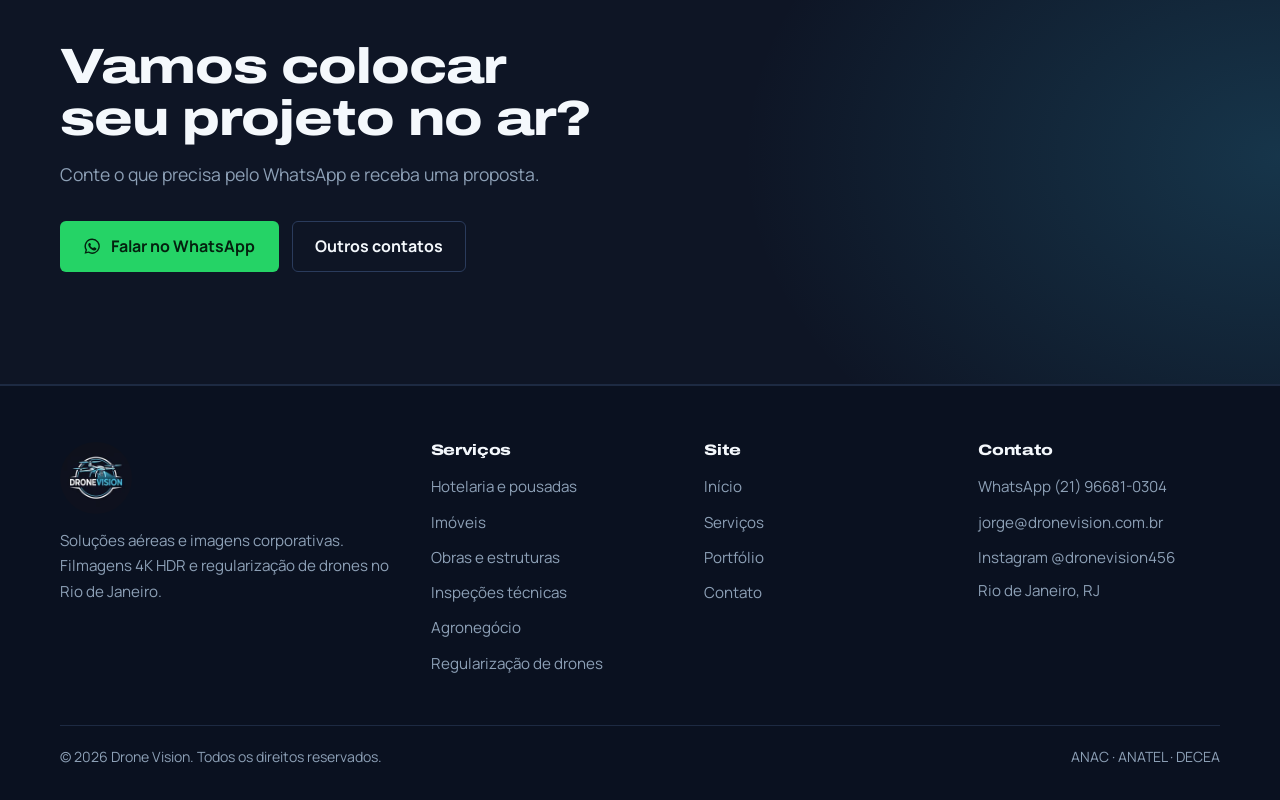
<file: portfolio/index.html>
<!DOCTYPE html>
<html lang="pt-BR">
<head>
<meta charset="utf-8">
<meta name="viewport" content="width=device-width, initial-scale=1">
<title>Portfólio de fotos e vídeos aéreos com drone | Drone Vision</title>
<meta name="description" content="Veja fotos e vídeos aéreos feitos pela Drone Vision no Rio de Janeiro: inspeções de telhados e placas solares, sobrevoos urbanos noturnos e mais.">
<meta name="robots" content="index,follow,max-image-preview:large">
<link rel="canonical" href="https://dronevision.com.br/portfolio/">
<meta name="theme-color" content="#070B14">
<meta property="og:type" content="website">
<meta property="og:locale" content="pt_BR">
<meta property="og:site_name" content="Drone Vision">
<meta property="og:title" content="Portfólio de fotos e vídeos aéreos com drone | Drone Vision">
<meta property="og:description" content="Veja fotos e vídeos aéreos feitos pela Drone Vision no Rio de Janeiro: inspeções de telhados e placas solares, sobrevoos urbanos noturnos e mais.">
<meta property="og:url" content="https://dronevision.com.br/portfolio/">
<meta property="og:image" content="https://dronevision.com.br/assets/img/og-dronevision.jpg">
<meta property="og:image:width" content="1200"><meta property="og:image:height" content="630">
<meta name="twitter:card" content="summary_large_image">
<link rel="icon" href="/favicon.png" type="image/png">
<link rel="apple-touch-icon" href="/apple-touch-icon.png">
<link rel="preconnect" href="https://fonts.googleapis.com"><link rel="preconnect" href="https://fonts.gstatic.com" crossorigin>
<link href="https://fonts.googleapis.com/css2?family=Archivo:wdth,wght@125,700..900&family=Manrope:wght@400;600;700&display=swap" rel="stylesheet">

<link rel="stylesheet" href="/assets/css/site.css">
<script type="application/ld+json">{"@context": "https://schema.org", "@graph": [{"@type": "ProfessionalService", "@id": "https://dronevision.com.br/#empresa", "name": "Drone Vision", "description": "Imagens e filmagens aéreas 4K HDR com drone e assessoria em regularização de drones e pilotos (ANAC, ANATEL e DECEA).", "url": "https://dronevision.com.br/", "logo": "https://dronevision.com.br/assets/img/logo-512.png", "image": "https://dronevision.com.br/assets/img/cidade-noite-aerea-01-1920.jpg", "telephone": "+55 21 96681-0304", "email": "jorge@dronevision.com.br", "address": {"@type": "PostalAddress", "addressLocality": "Rio de Janeiro", "addressRegion": "RJ", "addressCountry": "BR"}, "areaServed": {"@type": "State", "name": "Rio de Janeiro"}, "sameAs": ["https://www.instagram.com/dronevision456/"]}, {"@type": "BreadcrumbList", "itemListElement": [{"@type": "ListItem", "position": 1, "name": "Início", "item": "https://dronevision.com.br/"}, {"@type": "ListItem", "position": 2, "name": "Portfólio", "item": "https://dronevision.com.br/portfolio/"}]}, {"@type": "CollectionPage", "name": "Portfólio Drone Vision", "url": "https://dronevision.com.br/portfolio/", "hasPart": [{"@type": "VideoObject", "name": "Perfect Body - Top Shopping", "contentUrl": "https://dronevision.com.br/assets/video/academia-perfect-body-vertical.mp4", "thumbnailUrl": "https://dronevision.com.br/assets/video/academia-perfect-body-vertical-poster.jpg", "uploadDate": "2026-11-04", "description": "Perfect Body - Top Shopping"}, {"@type": "VideoObject", "name": "Inspeção de telhado com placas solares (vídeo)", "contentUrl": "https://dronevision.com.br/assets/video/inspecao-telhado-solar.mp4", "thumbnailUrl": "https://dronevision.com.br/assets/video/inspecao-telhado-solar-poster.jpg", "uploadDate": "2026-05-28", "description": "Inspeção de telhado com placas solares (vídeo)"}, {"@type": "ImageObject", "name": "Telhado e módulos fotovoltaicos vistos de cima", "contentUrl": "https://dronevision.com.br/assets/img/inspecao-telhado-solar-01-1920.webp", "thumbnailUrl": "https://dronevision.com.br/assets/img/inspecao-telhado-solar-01-960.webp", "datePublished": "2026-05-28"}, {"@type": "ImageObject", "name": "Detalhe da cumeeira e das placas solares", "contentUrl": "https://dronevision.com.br/assets/img/inspecao-telhado-solar-02-1920.webp", "thumbnailUrl": "https://dronevision.com.br/assets/img/inspecao-telhado-solar-02-960.webp", "datePublished": "2026-05-28"}, {"@type": "ImageObject", "name": "Estado das telhas e fixação dos módulos", "contentUrl": "https://dronevision.com.br/assets/img/inspecao-telhado-solar-03-1920.webp", "thumbnailUrl": "https://dronevision.com.br/assets/img/inspecao-telhado-solar-03-960.webp", "datePublished": "2026-05-28"}, {"@type": "ImageObject", "name": "Cidade à noite, vista aérea", "contentUrl": "https://dronevision.com.br/assets/img/cidade-noite-aerea-01-1920.webp", "thumbnailUrl": "https://dronevision.com.br/assets/img/cidade-noite-aerea-01-960.webp", "datePublished": "2026-05-25"}, {"@type": "ImageObject", "name": "Avenida iluminada e bairros vistos do alto", "contentUrl": "https://dronevision.com.br/assets/img/cidade-noite-aerea-02-1920.webp", "thumbnailUrl": "https://dronevision.com.br/assets/img/cidade-noite-aerea-02-960.webp", "datePublished": "2026-05-25"}, {"@type": "VideoObject", "name": "Sobrevoo noturno da cidade (vídeo)", "contentUrl": "https://dronevision.com.br/assets/video/cidade-noite-aerea.mp4", "thumbnailUrl": "https://dronevision.com.br/assets/video/cidade-noite-aerea-poster.jpg", "uploadDate": "2026-05-25", "description": "Sobrevoo noturno da cidade (vídeo)"}]}]}</script>
</head>
<body>
<a class="skip" href="#conteudo">Pular para o conteúdo</a>
<header class="site-head"><div class="wrap">
  <a class="brand" href="/" aria-label="Drone Vision, página inicial"><img src="/assets/img/logo-160.webp" width="46" height="46" alt=""><span>DRONE<b>VISION</b></span></a>
  <nav class="nav" id="nav" aria-label="Principal"><a href="/servicos/">Serviços</a><a href="/regularizacao-de-drones/">Regularização</a><a href="/portfolio/" aria-current=page>Portfólio</a><a href="/contato/">Contato</a><a class="btn btn-wa" href="https://wa.me/5521966810304?text=Ol%C3%A1%21%20Quero%20um%20or%C3%A7amento." target="_blank" rel="noopener"><svg viewBox="0 0 24 24" fill="currentColor" aria-hidden="true"><path d="M12 2a10 10 0 0 0-8.6 15.1L2 22l5-1.3A10 10 0 1 0 12 2Zm0 18.2a8.2 8.2 0 0 1-4.2-1.2l-.3-.2-3 .8.8-2.9-.2-.3A8.2 8.2 0 1 1 12 20.2Zm4.5-6.1c-.2-.1-1.5-.7-1.7-.8-.2-.1-.4-.1-.6.1l-.8 1c-.1.2-.3.2-.5.1a6.7 6.7 0 0 1-3.3-2.9c-.3-.4.3-.4.7-1.3.1-.2 0-.3 0-.4l-.8-1.8c-.2-.5-.4-.4-.6-.4h-.5a1 1 0 0 0-.7.3 3 3 0 0 0-.9 2.2 5.2 5.2 0 0 0 1.1 2.7 11.8 11.8 0 0 0 4.5 4c1.7.7 2.3.8 3.2.6.5-.1 1.5-.6 1.7-1.2.2-.6.2-1.1.2-1.2-.1-.1-.3-.2-.5-.3Z"/></svg>Pedir orçamento</a></nav>
  <a class="btn btn-wa head-cta" href="https://wa.me/5521966810304?text=Ol%C3%A1%21%20Quero%20um%20or%C3%A7amento." target="_blank" rel="noopener"><svg viewBox="0 0 24 24" fill="currentColor" aria-hidden="true"><path d="M12 2a10 10 0 0 0-8.6 15.1L2 22l5-1.3A10 10 0 1 0 12 2Zm0 18.2a8.2 8.2 0 0 1-4.2-1.2l-.3-.2-3 .8.8-2.9-.2-.3A8.2 8.2 0 1 1 12 20.2Zm4.5-6.1c-.2-.1-1.5-.7-1.7-.8-.2-.1-.4-.1-.6.1l-.8 1c-.1.2-.3.2-.5.1a6.7 6.7 0 0 1-3.3-2.9c-.3-.4.3-.4.7-1.3.1-.2 0-.3 0-.4l-.8-1.8c-.2-.5-.4-.4-.6-.4h-.5a1 1 0 0 0-.7.3 3 3 0 0 0-.9 2.2 5.2 5.2 0 0 0 1.1 2.7 11.8 11.8 0 0 0 4.5 4c1.7.7 2.3.8 3.2.6.5-.1 1.5-.6 1.7-1.2.2-.6.2-1.1.2-1.2-.1-.1-.3-.2-.5-.3Z"/></svg>Pedir orçamento</a>
  <button class="menu-btn" type="button" aria-label="Abrir menu" aria-controls="nav" aria-expanded="false"><i></i><i></i><i></i></button>
</div></header>
<main id="conteudo">
<section class="page-hero"><div class="wrap">
  <nav aria-label="Trilha"><ol class="crumbs"><li><a href="/">Início</a></li><li aria-current="page">Portfólio</li></ol></nav>
  <span class="eyebrow rv">Portfólio</span>
  <h1 class="rv">Um pouco do que já foi registrado do ar</h1>
  <p class="lead rv">Seleção de sobrevoos e trabalhos da Drone Vision. Clique para ampliar as fotos e assistir aos vídeos.</p>
</div></section>
<section style="padding-top:2rem"><div class="wrap">
  <div class="bar">
    <span role="group" aria-label="Tipo" style="display:contents"><button type="button" data-f="all" aria-pressed="true">Todos</button><button type="button" data-f="image" aria-pressed="false">Fotos</button><button type="button" data-f="video" aria-pressed="false">Vídeos</button></span>
    <select id="catf" aria-label="Filtrar por categoria"><option value="">Todas as categorias</option></select>
  </div>
  <div class="grid" id="grid" aria-live="polite"><figure class="item"><div class="ph"><img src="/assets/video/academia-perfect-body-vertical-poster.jpg" width="960" height="540" alt="Perfect Body - Top Shopping" loading="lazy" decoding="async"><span class="pl"></span></div><h3>Perfect Body - Top Shopping</h3><small>Imagens aéreas · novembro de 2026</small></figure><figure class="item"><div class="ph"><img src="/assets/video/inspecao-telhado-solar-poster.jpg" width="960" height="540" alt="Inspeção de telhado com placas solares (vídeo)" loading="lazy" decoding="async"><span class="pl"></span></div><h3>Inspeção de telhado com placas solares (vídeo)</h3><small>Inspeções técnicas · maio de 2026</small></figure><figure class="item"><div class="ph"><img src="/assets/img/inspecao-telhado-solar-01-960.webp" width="960" height="540" alt="Telhado e módulos fotovoltaicos vistos de cima" loading="lazy" decoding="async"></div><h3>Telhado e módulos fotovoltaicos vistos de cima</h3><small>Inspeções técnicas · maio de 2026</small></figure><figure class="item"><div class="ph"><img src="/assets/img/inspecao-telhado-solar-02-960.webp" width="960" height="540" alt="Detalhe da cumeeira e das placas solares" loading="lazy" decoding="async"></div><h3>Detalhe da cumeeira e das placas solares</h3><small>Obras &amp; Estruturas · maio de 2026</small></figure><figure class="item"><div class="ph"><img src="/assets/img/inspecao-telhado-solar-03-960.webp" width="960" height="540" alt="Estado das telhas e fixação dos módulos" loading="lazy" decoding="async"></div><h3>Estado das telhas e fixação dos módulos</h3><small>Inspeções técnicas · maio de 2026</small></figure><figure class="item"><div class="ph"><img src="/assets/img/cidade-noite-aerea-01-960.webp" width="960" height="540" alt="Cidade à noite, vista aérea" loading="lazy" decoding="async"></div><h3>Cidade à noite, vista aérea</h3><small>Imagens aéreas · maio de 2026</small></figure><figure class="item"><div class="ph"><img src="/assets/img/cidade-noite-aerea-02-960.webp" width="960" height="540" alt="Avenida iluminada e bairros vistos do alto" loading="lazy" decoding="async"></div><h3>Avenida iluminada e bairros vistos do alto</h3><small>Imagens aéreas · maio de 2026</small></figure><figure class="item"><div class="ph"><img src="/assets/video/cidade-noite-aerea-poster.jpg" width="960" height="540" alt="Sobrevoo noturno da cidade (vídeo)" loading="lazy" decoding="async"><span class="pl"></span></div><h3>Sobrevoo noturno da cidade (vídeo)</h3><small>Imagens aéreas · maio de 2026</small></figure></div>
  <div class="cta" style="margin-top:2.5rem"><a class="btn btn-ghost" href="https://www.instagram.com/dronevision456/" target="_blank" rel="noopener"><svg viewBox="0 0 24 24" fill="none" stroke="currentColor" stroke-width="1.8" aria-hidden="true"><rect x="3" y="3" width="18" height="18" rx="5"/><circle cx="12" cy="12" r="4"/><circle cx="17.5" cy="6.5" r="1" fill="currentColor"/></svg>Veja mais no Instagram</a></div>
  <p class="copy" style="border:0;margin-top:2rem;padding:0"><button type="button" class="note" data-admin style="background:none;border:0;cursor:pointer;padding:0">Área administrativa</button></p>
</div></section>
<dialog id="lb" aria-label="Visualização da mídia"><button class="btn btn-ghost sm x" id="lbx" type="button">Fechar</button><div id="lbc"></div><p id="lbt"></p></dialog>
<aside id="panel" aria-label="Painel administrativo" aria-hidden="true">
  <div class="ph-head"><h2>Painel Drone Vision</h2><button class="btn btn-ghost sm" id="pc" type="button">Fechar</button></div>
  <form id="lock"><label>Senha do painel<input type="password" id="pw" autocomplete="current-password" required></label><button class="btn btn-cy" type="submit">Entrar</button><p class="note" id="lmsg"></p></form>
  <div id="app">
    <h3>1. Enviar mídia</h3>
    <div class="two"><label>Cloud name<input id="cn" autocomplete="off"></label><label>Upload preset (unsigned)<input id="up" autocomplete="off"></label></div>
    <div class="two"><label>Título do próximo envio<input id="tt" placeholder="ex.: Pousada em Penedo"></label><label>Categoria<select id="tc"></select></label></div>
    <button class="btn btn-cy" id="send" type="button">Enviar fotos e vídeos</button>
    <p id="msg" role="status"></p>
    <label style="margin-top:1.2rem">Ou adicionar por link do Cloudinary<input id="lk" placeholder="https://res.cloudinary.com/.../upload/..."></label><button class="btn btn-ghost sm" id="addlk" type="button">Adicionar link</button>
    <h3>2. Gerenciar itens</h3>
    <div id="list"></div>
    <h3>3. Publicar para todos</h3>
    <p class="note" style="margin-bottom:.8rem">A lista editada fica só neste navegador. Exporte o <b>portfolio.json</b> e suba para a raiz do repositório para o público ver.</p>
    <div class="cta"><button class="btn btn-cy sm" id="exp" type="button">Exportar portfolio.json</button><label class="btn btn-ghost sm" style="margin:0;cursor:pointer">Importar JSON<input id="imp" type="file" accept=".json" hidden></label><button class="btn btn-ghost sm" id="reset" type="button">Descartar rascunho local</button></div>
  </div>
</aside>
<script src="https://upload-widget.cloudinary.com/global/all.js" async></script>
<section class="band"><div class="wrap">
  <div class="rv"><h2>Vamos colocar seu projeto no ar?</h2><p class="lead">Conte o que precisa pelo WhatsApp e receba uma proposta.</p></div>
  <div class="cta rv" style="--d:1"><a class="btn btn-wa" href="https://wa.me/5521966810304?text=Ol%C3%A1%21%20Quero%20um%20or%C3%A7amento." target="_blank" rel="noopener"><svg viewBox="0 0 24 24" fill="currentColor" aria-hidden="true"><path d="M12 2a10 10 0 0 0-8.6 15.1L2 22l5-1.3A10 10 0 1 0 12 2Zm0 18.2a8.2 8.2 0 0 1-4.2-1.2l-.3-.2-3 .8.8-2.9-.2-.3A8.2 8.2 0 1 1 12 20.2Zm4.5-6.1c-.2-.1-1.5-.7-1.7-.8-.2-.1-.4-.1-.6.1l-.8 1c-.1.2-.3.2-.5.1a6.7 6.7 0 0 1-3.3-2.9c-.3-.4.3-.4.7-1.3.1-.2 0-.3 0-.4l-.8-1.8c-.2-.5-.4-.4-.6-.4h-.5a1 1 0 0 0-.7.3 3 3 0 0 0-.9 2.2 5.2 5.2 0 0 0 1.1 2.7 11.8 11.8 0 0 0 4.5 4c1.7.7 2.3.8 3.2.6.5-.1 1.5-.6 1.7-1.2.2-.6.2-1.1.2-1.2-.1-.1-.3-.2-.5-.3Z"/></svg>Falar no WhatsApp</a><a class="btn btn-ghost" href="/contato/">Outros contatos</a></div>
</div></section>
</main>
<footer class="site-foot"><div class="wrap">
  <div><img src="/assets/img/logo-160.webp" width="72" height="72" alt="Drone Vision" loading="lazy"><p>Soluções aéreas e imagens corporativas. Filmagens 4K HDR e regularização de drones no Rio de Janeiro.</p></div>
  <div><h2>Serviços</h2><ul><li><a href="/servicos/hotelaria-e-pousadas/">Hotelaria e pousadas</a></li><li><a href="/servicos/imoveis/">Imóveis</a></li><li><a href="/servicos/obras-e-estruturas/">Obras e estruturas</a></li><li><a href="/servicos/inspecoes-tecnicas/">Inspeções técnicas</a></li><li><a href="/servicos/agronegocio/">Agronegócio</a></li><li><a href="/regularizacao-de-drones/">Regularização de drones</a></li></ul></div>
  <div><h2>Site</h2><ul><li><a href="/">Início</a></li><li><a href="/servicos/">Serviços</a></li><li><a href="/portfolio/">Portfólio</a></li><li><a href="/contato/">Contato</a></li></ul></div>
  <div><h2>Contato</h2><ul><li><a href="https://wa.me/5521966810304" target="_blank" rel="noopener">WhatsApp (21) 96681-0304</a></li><li><a href="mailto:jorge@dronevision.com.br">jorge@dronevision.com.br</a></li><li><a href="https://www.instagram.com/dronevision456/" target="_blank" rel="noopener">Instagram @dronevision456</a></li><li><p>Rio de Janeiro, RJ</p></li></ul></div>
  <div class="copy"><p>© <span data-year>2026</span> Drone Vision. Todos os direitos reservados.</p><p>ANAC · ANATEL · DECEA</p></div>
</div></footer>
<a class="wa-float" href="https://wa.me/5521966810304?text=Ol%C3%A1%21%20Quero%20um%20or%C3%A7amento." target="_blank" rel="noopener" aria-label="Conversar no WhatsApp"><svg viewBox="0 0 24 24" fill="currentColor" aria-hidden="true"><path d="M12 2a10 10 0 0 0-8.6 15.1L2 22l5-1.3A10 10 0 1 0 12 2Zm0 18.2a8.2 8.2 0 0 1-4.2-1.2l-.3-.2-3 .8.8-2.9-.2-.3A8.2 8.2 0 1 1 12 20.2Zm4.5-6.1c-.2-.1-1.5-.7-1.7-.8-.2-.1-.4-.1-.6.1l-.8 1c-.1.2-.3.2-.5.1a6.7 6.7 0 0 1-3.3-2.9c-.3-.4.3-.4.7-1.3.1-.2 0-.3 0-.4l-.8-1.8c-.2-.5-.4-.4-.6-.4h-.5a1 1 0 0 0-.7.3 3 3 0 0 0-.9 2.2 5.2 5.2 0 0 0 1.1 2.7 11.8 11.8 0 0 0 4.5 4c1.7.7 2.3.8 3.2.6.5-.1 1.5-.6 1.7-1.2.2-.6.2-1.1.2-1.2-.1-.1-.3-.2-.5-.3Z"/></svg></a>
<svg id="mini" viewBox="0 0 72 44" aria-hidden="true">
  <path d="M36 30 L58 44 L14 44Z" fill="#38B6E0" opacity=".12"/>
  <g stroke="#9fdcf2" stroke-width="2.4" stroke-linecap="round"><path d="M36 20 L12 12M36 20 L60 12"/></g>
  <ellipse cx="36" cy="21" rx="11" ry="6" fill="#dff3fb"/><ellipse cx="36" cy="19.5" rx="7" ry="3" fill="#38B6E0"/>
  <circle cx="36" cy="28" r="3.4" fill="#0E1525" stroke="#38B6E0" stroke-width="1.6"/><circle cx="36" cy="28" r="1" fill="#38B6E0"/>
  <g fill="#38B6E0"><ellipse class="rot" cx="12" cy="9" rx="10" ry="1.6"/><ellipse class="rot" cx="60" cy="9" rx="10" ry="1.6"/></g>
  <circle cx="12" cy="12" r="2" fill="#dff3fb"/><circle cx="60" cy="12" r="2" fill="#dff3fb"/>
</svg>
<script src="/assets/js/site.js" defer></script><script src="/assets/js/portfolio.js" defer></script>
</body>
</html>
</file>
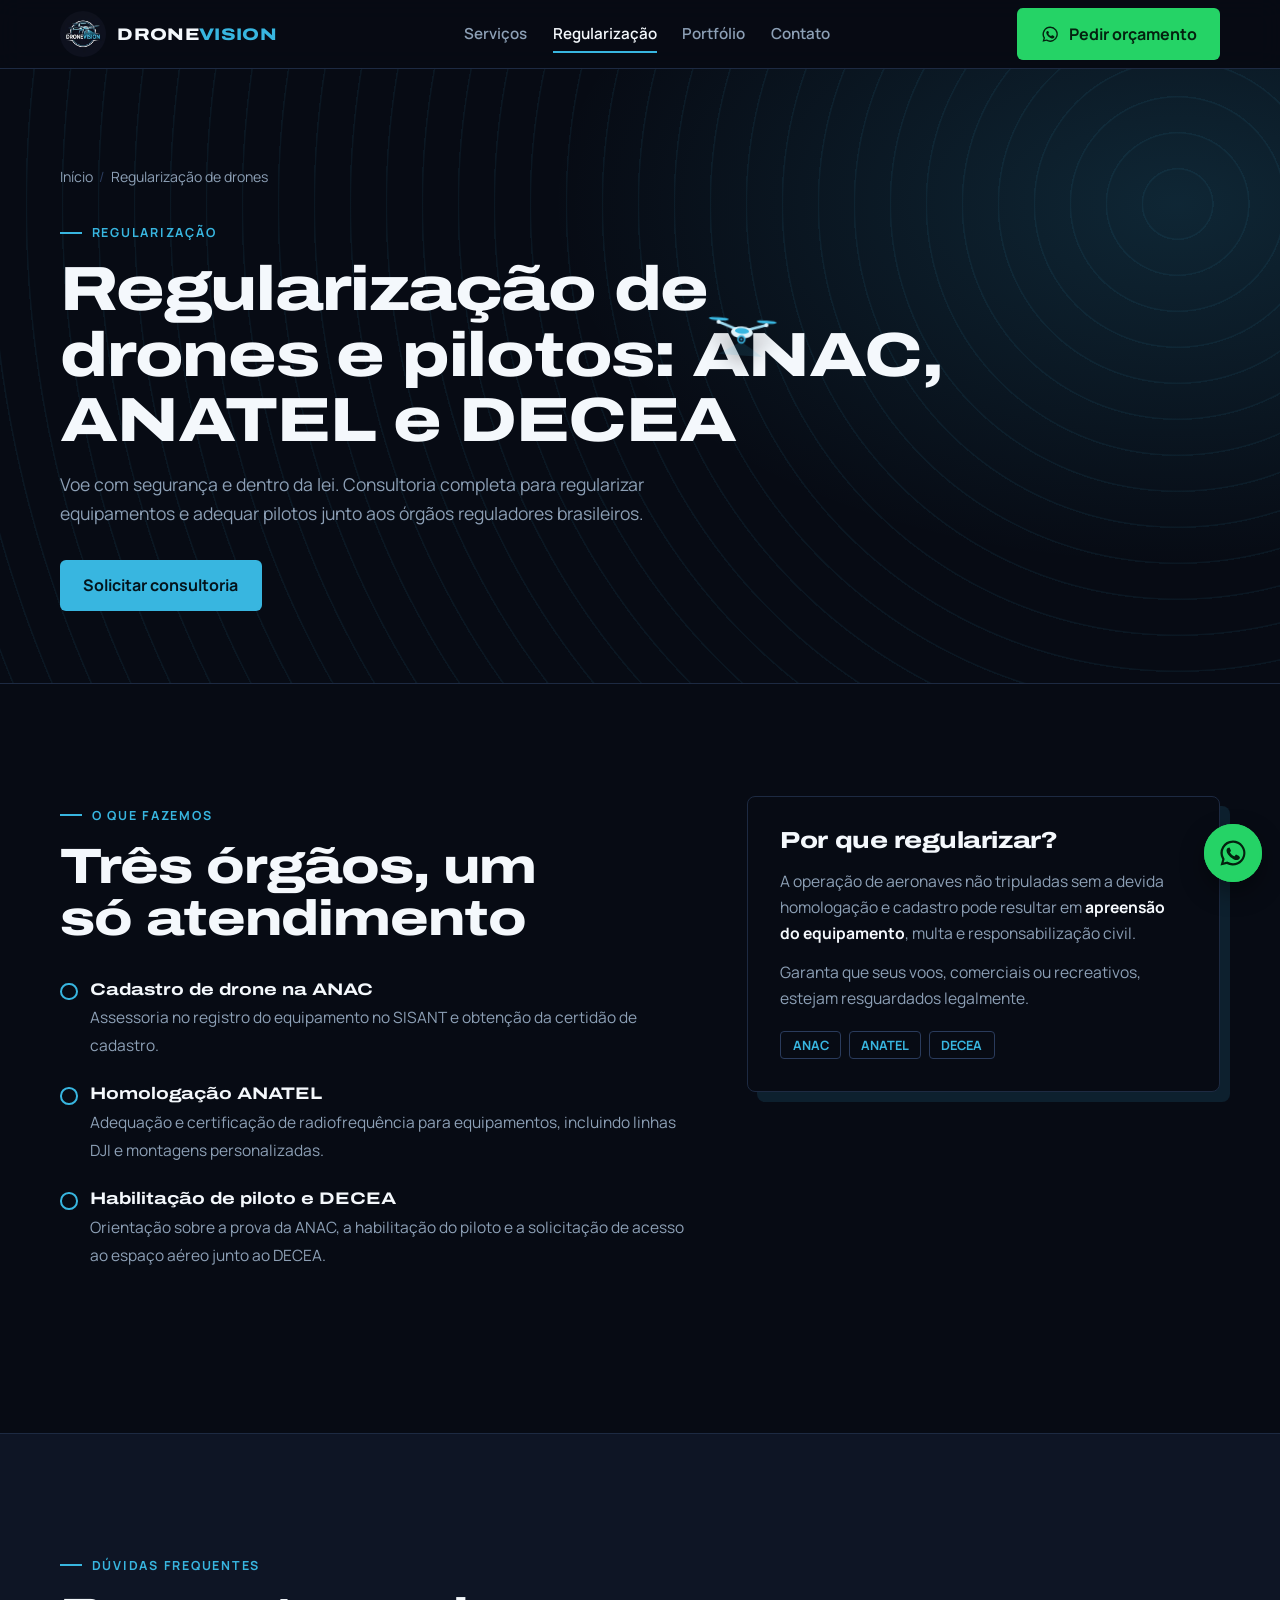
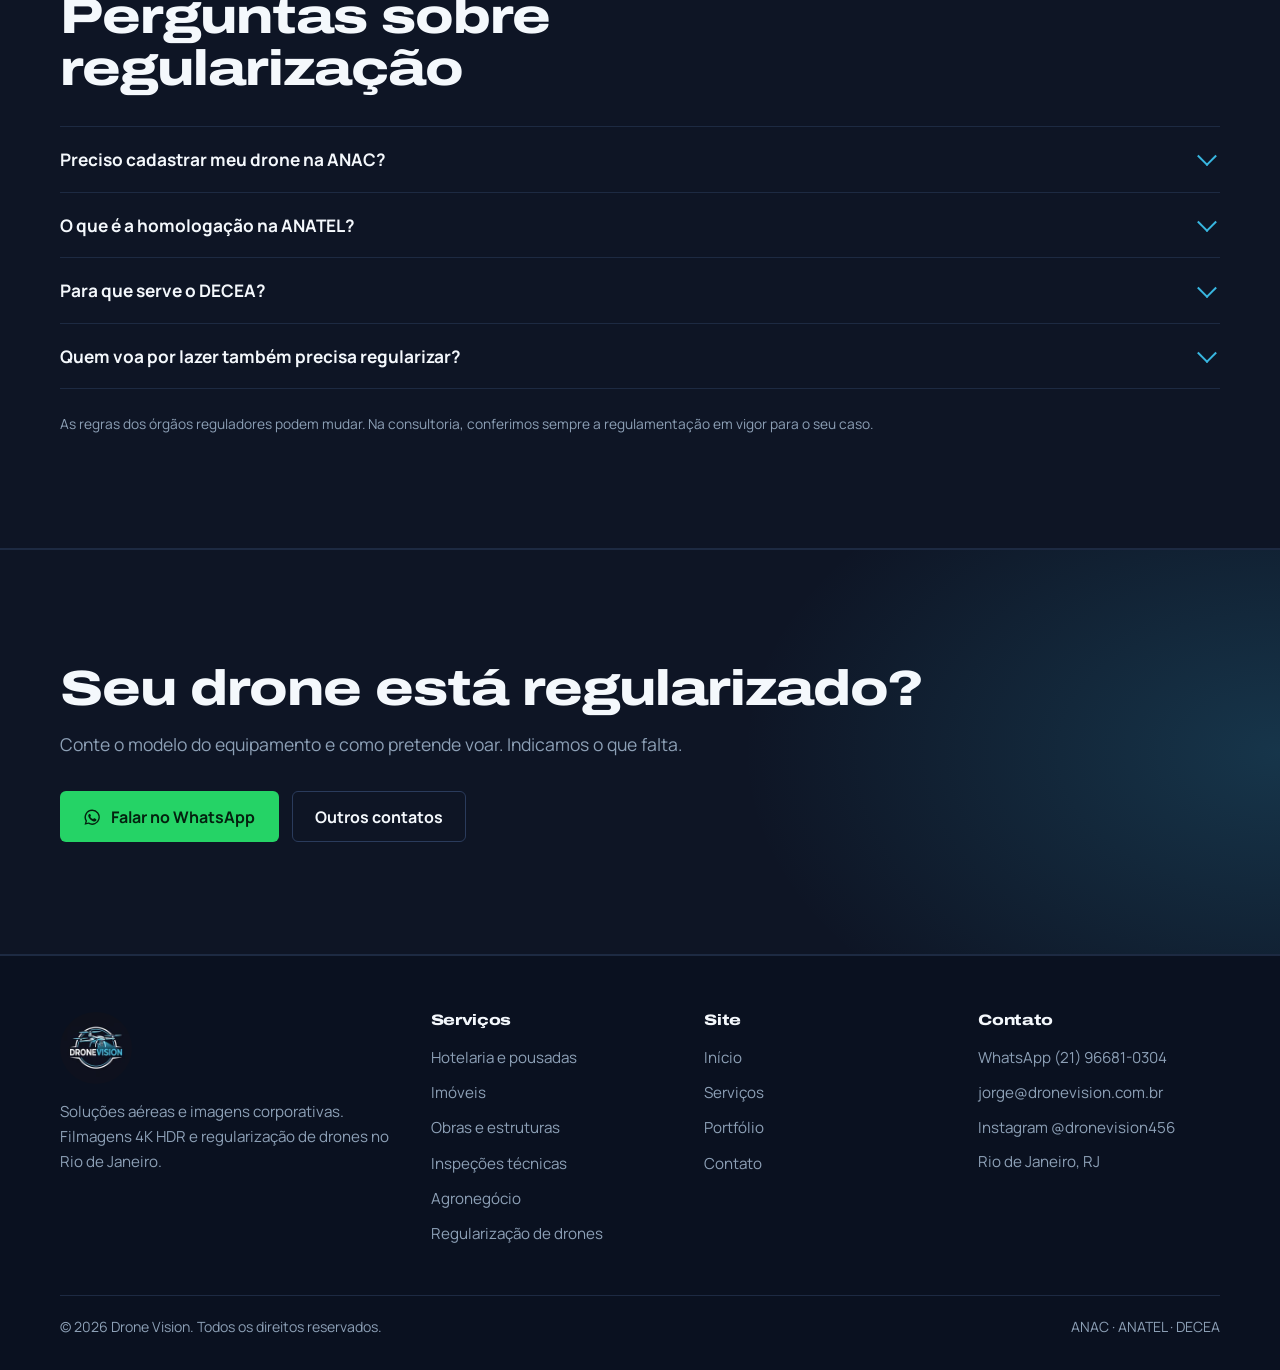
<file: regularizacao-de-drones/index.html>
<!DOCTYPE html>
<html lang="pt-BR">
<head>
<meta charset="utf-8">
<meta name="viewport" content="width=device-width, initial-scale=1">
<title>Regularização de drones: ANAC, ANATEL e DECEA | Drone Vision</title>
<meta name="description" content="Consultoria para regularizar drones e pilotos: cadastro na ANAC (SISANT), homologação ANATEL e orientação sobre espaço aéreo no DECEA. Atendimento no Rio de Janeiro.">
<meta name="robots" content="index,follow,max-image-preview:large">
<link rel="canonical" href="https://dronevision.com.br/regularizacao-de-drones/">
<meta name="theme-color" content="#070B14">
<meta property="og:type" content="website">
<meta property="og:locale" content="pt_BR">
<meta property="og:site_name" content="Drone Vision">
<meta property="og:title" content="Regularização de drones: ANAC, ANATEL e DECEA | Drone Vision">
<meta property="og:description" content="Consultoria para regularizar drones e pilotos: cadastro na ANAC (SISANT), homologação ANATEL e orientação sobre espaço aéreo no DECEA. Atendimento no Rio de Janeiro.">
<meta property="og:url" content="https://dronevision.com.br/regularizacao-de-drones/">
<meta property="og:image" content="https://dronevision.com.br/assets/img/og-dronevision.jpg">
<meta property="og:image:width" content="1200"><meta property="og:image:height" content="630">
<meta name="twitter:card" content="summary_large_image">
<link rel="icon" href="/favicon.png" type="image/png">
<link rel="apple-touch-icon" href="/apple-touch-icon.png">
<link rel="preconnect" href="https://fonts.googleapis.com"><link rel="preconnect" href="https://fonts.gstatic.com" crossorigin>
<link href="https://fonts.googleapis.com/css2?family=Archivo:wdth,wght@125,700..900&family=Manrope:wght@400;600;700&display=swap" rel="stylesheet">

<link rel="stylesheet" href="/assets/css/site.css">
<script type="application/ld+json">{"@context": "https://schema.org", "@graph": [{"@type": "ProfessionalService", "@id": "https://dronevision.com.br/#empresa", "name": "Drone Vision", "description": "Imagens e filmagens aéreas 4K HDR com drone e assessoria em regularização de drones e pilotos (ANAC, ANATEL e DECEA).", "url": "https://dronevision.com.br/", "logo": "https://dronevision.com.br/assets/img/logo-512.png", "image": "https://dronevision.com.br/assets/img/cidade-noite-aerea-01-1920.jpg", "telephone": "+55 21 96681-0304", "email": "jorge@dronevision.com.br", "address": {"@type": "PostalAddress", "addressLocality": "Rio de Janeiro", "addressRegion": "RJ", "addressCountry": "BR"}, "areaServed": {"@type": "State", "name": "Rio de Janeiro"}, "sameAs": ["https://www.instagram.com/dronevision456/"]}, {"@type": "BreadcrumbList", "itemListElement": [{"@type": "ListItem", "position": 1, "name": "Início", "item": "https://dronevision.com.br/"}, {"@type": "ListItem", "position": 2, "name": "Regularização de drones", "item": "https://dronevision.com.br/regularizacao-de-drones/"}]}, {"@type": "FAQPage", "mainEntity": [{"@type": "Question", "name": "Preciso cadastrar meu drone na ANAC?", "acceptedAnswer": {"@type": "Answer", "text": "Em regra, sim. A ANAC exige o cadastro de drones acima do peso mínimo previsto na regulamentação, por meio do sistema SISANT. Ajudamos a verificar o enquadramento do seu equipamento e a fazer o cadastro."}}, {"@type": "Question", "name": "O que é a homologação na ANATEL?", "acceptedAnswer": {"@type": "Answer", "text": "Drones usam radiofrequência no controle e na transmissão de imagem. Por isso o equipamento precisa estar homologado pela ANATEL. Orientamos o processo para linhas DJI e para montagens personalizadas."}}, {"@type": "Question", "name": "Para que serve o DECEA?", "acceptedAnswer": {"@type": "Answer", "text": "O DECEA controla o espaço aéreo brasileiro. Dependendo do local e do tipo de voo, é preciso solicitar acesso ao espaço aéreo pelo sistema do DECEA antes de voar. Explicamos como fazer a solicitação."}}, {"@type": "Question", "name": "Quem voa por lazer também precisa regularizar?", "acceptedAnswer": {"@type": "Answer", "text": "As exigências variam conforme o peso do drone e o tipo de uso. Mesmo no uso recreativo há regras de cadastro e de espaço aéreo. Conte qual é o seu equipamento e indicamos o caminho."}}]}, {"@type": "Service", "name": "Regularização de drones e pilotos", "serviceType": "Consultoria regulatória de drones", "provider": {"@id": "https://dronevision.com.br/#empresa"}, "areaServed": {"@type": "Country", "name": "Brasil"}, "url": "https://dronevision.com.br/regularizacao-de-drones/"}]}</script>
</head>
<body>
<a class="skip" href="#conteudo">Pular para o conteúdo</a>
<header class="site-head"><div class="wrap">
  <a class="brand" href="/" aria-label="Drone Vision, página inicial"><img src="/assets/img/logo-160.webp" width="46" height="46" alt=""><span>DRONE<b>VISION</b></span></a>
  <nav class="nav" id="nav" aria-label="Principal"><a href="/servicos/">Serviços</a><a href="/regularizacao-de-drones/" aria-current=page>Regularização</a><a href="/portfolio/">Portfólio</a><a href="/contato/">Contato</a><a class="btn btn-wa" href="https://wa.me/5521966810304?text=Ol%C3%A1%21%20Quero%20um%20or%C3%A7amento." target="_blank" rel="noopener"><svg viewBox="0 0 24 24" fill="currentColor" aria-hidden="true"><path d="M12 2a10 10 0 0 0-8.6 15.1L2 22l5-1.3A10 10 0 1 0 12 2Zm0 18.2a8.2 8.2 0 0 1-4.2-1.2l-.3-.2-3 .8.8-2.9-.2-.3A8.2 8.2 0 1 1 12 20.2Zm4.5-6.1c-.2-.1-1.5-.7-1.7-.8-.2-.1-.4-.1-.6.1l-.8 1c-.1.2-.3.2-.5.1a6.7 6.7 0 0 1-3.3-2.9c-.3-.4.3-.4.7-1.3.1-.2 0-.3 0-.4l-.8-1.8c-.2-.5-.4-.4-.6-.4h-.5a1 1 0 0 0-.7.3 3 3 0 0 0-.9 2.2 5.2 5.2 0 0 0 1.1 2.7 11.8 11.8 0 0 0 4.5 4c1.7.7 2.3.8 3.2.6.5-.1 1.5-.6 1.7-1.2.2-.6.2-1.1.2-1.2-.1-.1-.3-.2-.5-.3Z"/></svg>Pedir orçamento</a></nav>
  <a class="btn btn-wa head-cta" href="https://wa.me/5521966810304?text=Ol%C3%A1%21%20Quero%20um%20or%C3%A7amento." target="_blank" rel="noopener"><svg viewBox="0 0 24 24" fill="currentColor" aria-hidden="true"><path d="M12 2a10 10 0 0 0-8.6 15.1L2 22l5-1.3A10 10 0 1 0 12 2Zm0 18.2a8.2 8.2 0 0 1-4.2-1.2l-.3-.2-3 .8.8-2.9-.2-.3A8.2 8.2 0 1 1 12 20.2Zm4.5-6.1c-.2-.1-1.5-.7-1.7-.8-.2-.1-.4-.1-.6.1l-.8 1c-.1.2-.3.2-.5.1a6.7 6.7 0 0 1-3.3-2.9c-.3-.4.3-.4.7-1.3.1-.2 0-.3 0-.4l-.8-1.8c-.2-.5-.4-.4-.6-.4h-.5a1 1 0 0 0-.7.3 3 3 0 0 0-.9 2.2 5.2 5.2 0 0 0 1.1 2.7 11.8 11.8 0 0 0 4.5 4c1.7.7 2.3.8 3.2.6.5-.1 1.5-.6 1.7-1.2.2-.6.2-1.1.2-1.2-.1-.1-.3-.2-.5-.3Z"/></svg>Pedir orçamento</a>
  <button class="menu-btn" type="button" aria-label="Abrir menu" aria-controls="nav" aria-expanded="false"><i></i><i></i><i></i></button>
</div></header>
<main id="conteudo">
<section class="page-hero"><div class="wrap">
  <nav aria-label="Trilha"><ol class="crumbs"><li><a href="/">Início</a></li><li aria-current="page">Regularização de drones</li></ol></nav>
  <span class="eyebrow rv">Regularização</span>
  <h1 class="rv">Regularização de drones e pilotos: ANAC, ANATEL e DECEA</h1>
  <p class="lead rv">Voe com segurança e dentro da lei. Consultoria completa para regularizar equipamentos e adequar pilotos junto aos órgãos reguladores brasileiros.</p>
  <div class="cta rv" style="margin-top:2rem"><a class="btn btn-cy" href="https://wa.me/5521966810304?text=Ol%C3%A1%21%20Quero%20solicitar%20consultoria%20de%20regulariza%C3%A7%C3%A3o%20de%20drone." target="_blank" rel="noopener">Solicitar consultoria</a></div>
</div></section>
<section><div class="wrap split">
  <div>
    <span class="eyebrow rv">O que fazemos</span>
    <h2 class="rv">Três órgãos, um só atendimento</h2>
    <ul class="ck">
      <li class="rv"><b>Cadastro de drone na ANAC</b><span>Assessoria no registro do equipamento no SISANT e obtenção da certidão de cadastro.</span></li>
      <li class="rv" style="--d:1"><b>Homologação ANATEL</b><span>Adequação e certificação de radiofrequência para equipamentos, incluindo linhas DJI e montagens personalizadas.</span></li>
      <li class="rv" style="--d:2"><b>Habilitação de piloto e DECEA</b><span>Orientação sobre a prova da ANAC, a habilitação do piloto e a solicitação de acesso ao espaço aéreo junto ao DECEA.</span></li>
    </ul>
  </div>
  <aside class="box rv" style="--d:1"><h3>Por que regularizar?</h3>
    <p>A operação de aeronaves não tripuladas sem a devida homologação e cadastro pode resultar em <b>apreensão do equipamento</b>, multa e responsabilização civil.</p>
    <p>Garanta que seus voos, comerciais ou recreativos, estejam resguardados legalmente.</p>
    <div class="tags"><span>ANAC</span><span>ANATEL</span><span>DECEA</span></div>
  </aside>
</div></section>
<section class="alt"><div class="wrap">
  <span class="eyebrow rv">Dúvidas frequentes</span>
  <h2 class="rv">Perguntas sobre regularização</h2>
  <div class="faq"><details><summary>Preciso cadastrar meu drone na ANAC?</summary><p>Em regra, sim. A ANAC exige o cadastro de drones acima do peso mínimo previsto na regulamentação, por meio do sistema SISANT. Ajudamos a verificar o enquadramento do seu equipamento e a fazer o cadastro.</p></details><details><summary>O que é a homologação na ANATEL?</summary><p>Drones usam radiofrequência no controle e na transmissão de imagem. Por isso o equipamento precisa estar homologado pela ANATEL. Orientamos o processo para linhas DJI e para montagens personalizadas.</p></details><details><summary>Para que serve o DECEA?</summary><p>O DECEA controla o espaço aéreo brasileiro. Dependendo do local e do tipo de voo, é preciso solicitar acesso ao espaço aéreo pelo sistema do DECEA antes de voar. Explicamos como fazer a solicitação.</p></details><details><summary>Quem voa por lazer também precisa regularizar?</summary><p>As exigências variam conforme o peso do drone e o tipo de uso. Mesmo no uso recreativo há regras de cadastro e de espaço aéreo. Conte qual é o seu equipamento e indicamos o caminho.</p></details></div>
  <p class="note rv" style="margin-top:1.5rem">As regras dos órgãos reguladores podem mudar. Na consultoria, conferimos sempre a regulamentação em vigor para o seu caso.</p>
</div></section>
<section class="band"><div class="wrap">
  <div class="rv"><h2>Seu drone está regularizado?</h2><p class="lead">Conte o modelo do equipamento e como pretende voar. Indicamos o que falta.</p></div>
  <div class="cta rv" style="--d:1"><a class="btn btn-wa" href="https://wa.me/5521966810304?text=Ol%C3%A1%21%20Quero%20solicitar%20consultoria%20de%20regulariza%C3%A7%C3%A3o%20de%20drone." target="_blank" rel="noopener"><svg viewBox="0 0 24 24" fill="currentColor" aria-hidden="true"><path d="M12 2a10 10 0 0 0-8.6 15.1L2 22l5-1.3A10 10 0 1 0 12 2Zm0 18.2a8.2 8.2 0 0 1-4.2-1.2l-.3-.2-3 .8.8-2.9-.2-.3A8.2 8.2 0 1 1 12 20.2Zm4.5-6.1c-.2-.1-1.5-.7-1.7-.8-.2-.1-.4-.1-.6.1l-.8 1c-.1.2-.3.2-.5.1a6.7 6.7 0 0 1-3.3-2.9c-.3-.4.3-.4.7-1.3.1-.2 0-.3 0-.4l-.8-1.8c-.2-.5-.4-.4-.6-.4h-.5a1 1 0 0 0-.7.3 3 3 0 0 0-.9 2.2 5.2 5.2 0 0 0 1.1 2.7 11.8 11.8 0 0 0 4.5 4c1.7.7 2.3.8 3.2.6.5-.1 1.5-.6 1.7-1.2.2-.6.2-1.1.2-1.2-.1-.1-.3-.2-.5-.3Z"/></svg>Falar no WhatsApp</a><a class="btn btn-ghost" href="/contato/">Outros contatos</a></div>
</div></section>
</main>
<footer class="site-foot"><div class="wrap">
  <div><img src="/assets/img/logo-160.webp" width="72" height="72" alt="Drone Vision" loading="lazy"><p>Soluções aéreas e imagens corporativas. Filmagens 4K HDR e regularização de drones no Rio de Janeiro.</p></div>
  <div><h2>Serviços</h2><ul><li><a href="/servicos/hotelaria-e-pousadas/">Hotelaria e pousadas</a></li><li><a href="/servicos/imoveis/">Imóveis</a></li><li><a href="/servicos/obras-e-estruturas/">Obras e estruturas</a></li><li><a href="/servicos/inspecoes-tecnicas/">Inspeções técnicas</a></li><li><a href="/servicos/agronegocio/">Agronegócio</a></li><li><a href="/regularizacao-de-drones/">Regularização de drones</a></li></ul></div>
  <div><h2>Site</h2><ul><li><a href="/">Início</a></li><li><a href="/servicos/">Serviços</a></li><li><a href="/portfolio/">Portfólio</a></li><li><a href="/contato/">Contato</a></li></ul></div>
  <div><h2>Contato</h2><ul><li><a href="https://wa.me/5521966810304" target="_blank" rel="noopener">WhatsApp (21) 96681-0304</a></li><li><a href="mailto:jorge@dronevision.com.br">jorge@dronevision.com.br</a></li><li><a href="https://www.instagram.com/dronevision456/" target="_blank" rel="noopener">Instagram @dronevision456</a></li><li><p>Rio de Janeiro, RJ</p></li></ul></div>
  <div class="copy"><p>© <span data-year>2026</span> Drone Vision. Todos os direitos reservados.</p><p>ANAC · ANATEL · DECEA</p></div>
</div></footer>
<a class="wa-float" href="https://wa.me/5521966810304?text=Ol%C3%A1%21%20Quero%20um%20or%C3%A7amento." target="_blank" rel="noopener" aria-label="Conversar no WhatsApp"><svg viewBox="0 0 24 24" fill="currentColor" aria-hidden="true"><path d="M12 2a10 10 0 0 0-8.6 15.1L2 22l5-1.3A10 10 0 1 0 12 2Zm0 18.2a8.2 8.2 0 0 1-4.2-1.2l-.3-.2-3 .8.8-2.9-.2-.3A8.2 8.2 0 1 1 12 20.2Zm4.5-6.1c-.2-.1-1.5-.7-1.7-.8-.2-.1-.4-.1-.6.1l-.8 1c-.1.2-.3.2-.5.1a6.7 6.7 0 0 1-3.3-2.9c-.3-.4.3-.4.7-1.3.1-.2 0-.3 0-.4l-.8-1.8c-.2-.5-.4-.4-.6-.4h-.5a1 1 0 0 0-.7.3 3 3 0 0 0-.9 2.2 5.2 5.2 0 0 0 1.1 2.7 11.8 11.8 0 0 0 4.5 4c1.7.7 2.3.8 3.2.6.5-.1 1.5-.6 1.7-1.2.2-.6.2-1.1.2-1.2-.1-.1-.3-.2-.5-.3Z"/></svg></a>
<svg id="mini" viewBox="0 0 72 44" aria-hidden="true">
  <path d="M36 30 L58 44 L14 44Z" fill="#38B6E0" opacity=".12"/>
  <g stroke="#9fdcf2" stroke-width="2.4" stroke-linecap="round"><path d="M36 20 L12 12M36 20 L60 12"/></g>
  <ellipse cx="36" cy="21" rx="11" ry="6" fill="#dff3fb"/><ellipse cx="36" cy="19.5" rx="7" ry="3" fill="#38B6E0"/>
  <circle cx="36" cy="28" r="3.4" fill="#0E1525" stroke="#38B6E0" stroke-width="1.6"/><circle cx="36" cy="28" r="1" fill="#38B6E0"/>
  <g fill="#38B6E0"><ellipse class="rot" cx="12" cy="9" rx="10" ry="1.6"/><ellipse class="rot" cx="60" cy="9" rx="10" ry="1.6"/></g>
  <circle cx="12" cy="12" r="2" fill="#dff3fb"/><circle cx="60" cy="12" r="2" fill="#dff3fb"/>
</svg>
<script src="/assets/js/site.js" defer></script>
</body>
</html>
</file>
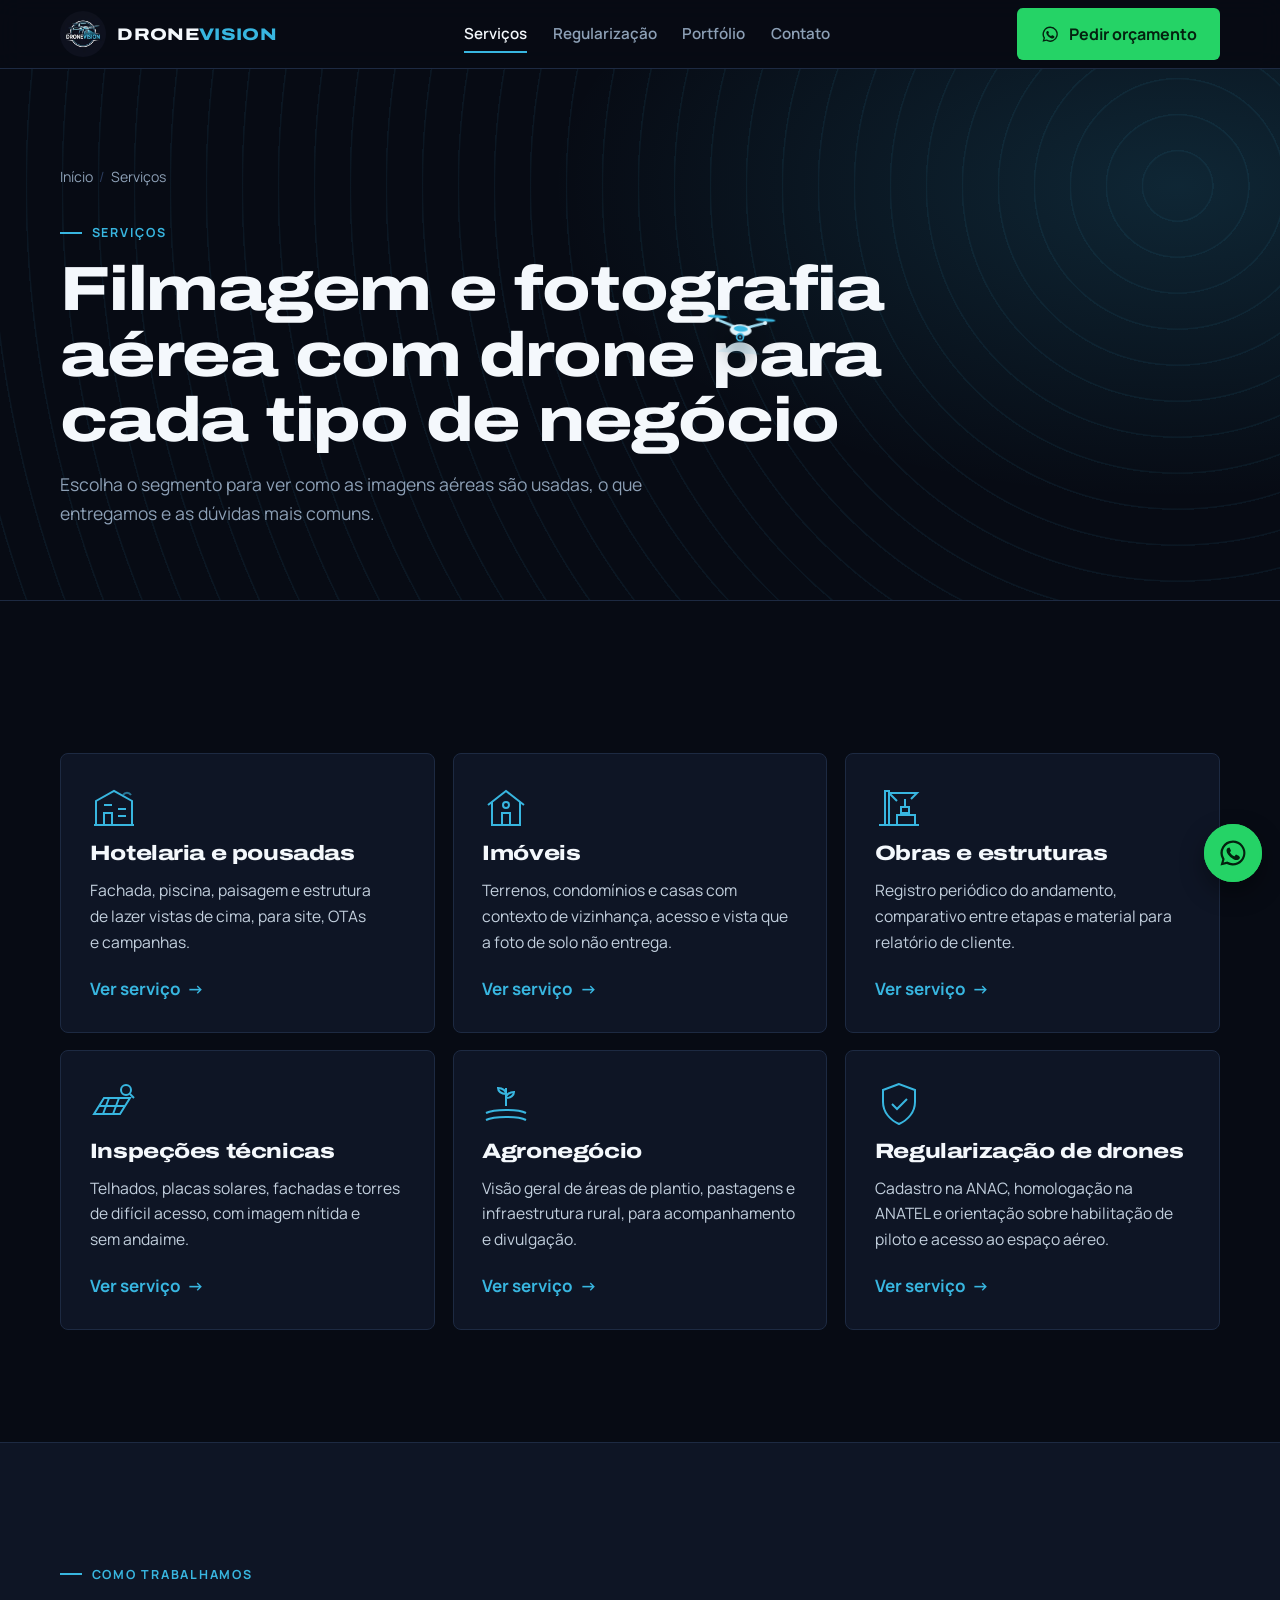
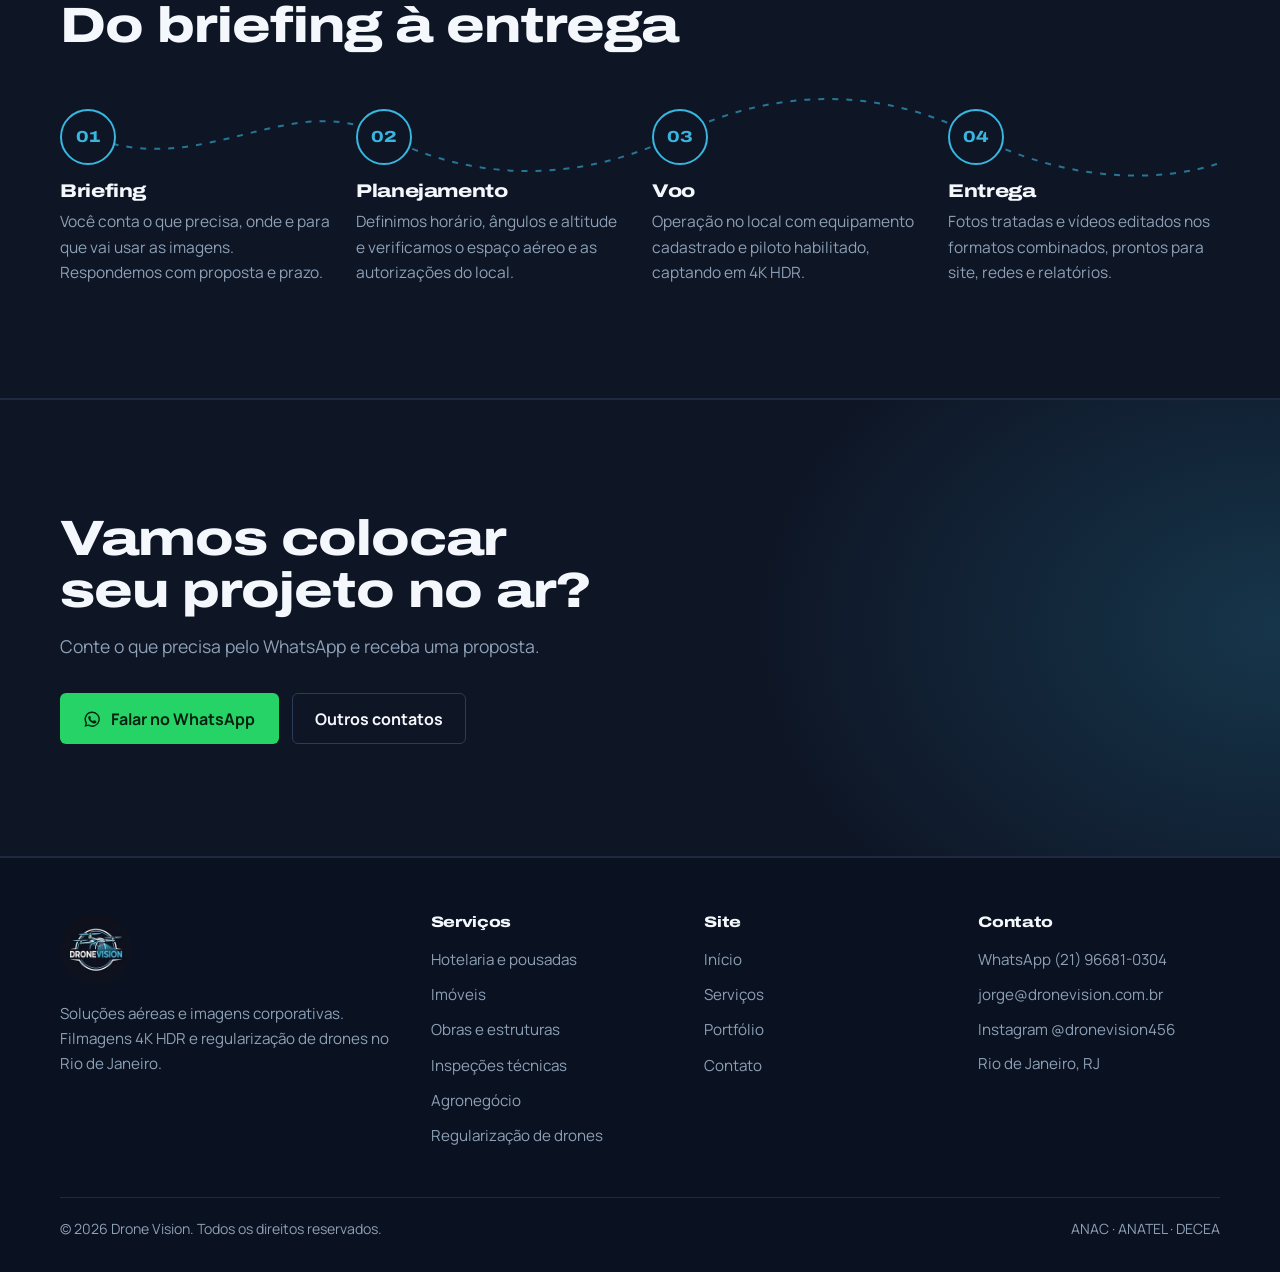
<file: servicos/index.html>
<!DOCTYPE html>
<html lang="pt-BR">
<head>
<meta charset="utf-8">
<meta name="viewport" content="width=device-width, initial-scale=1">
<title>Serviços de filmagem aérea com drone no RJ | Drone Vision</title>
<meta name="description" content="Filmagem e fotografia aérea com drone para hotelaria, imóveis, obras, inspeções técnicas e agronegócio no Rio de Janeiro, além de regularização de drones.">
<meta name="robots" content="index,follow,max-image-preview:large">
<link rel="canonical" href="https://dronevision.com.br/servicos/">
<meta name="theme-color" content="#070B14">
<meta property="og:type" content="website">
<meta property="og:locale" content="pt_BR">
<meta property="og:site_name" content="Drone Vision">
<meta property="og:title" content="Serviços de filmagem aérea com drone no RJ | Drone Vision">
<meta property="og:description" content="Filmagem e fotografia aérea com drone para hotelaria, imóveis, obras, inspeções técnicas e agronegócio no Rio de Janeiro, além de regularização de drones.">
<meta property="og:url" content="https://dronevision.com.br/servicos/">
<meta property="og:image" content="https://dronevision.com.br/assets/img/og-dronevision.jpg">
<meta property="og:image:width" content="1200"><meta property="og:image:height" content="630">
<meta name="twitter:card" content="summary_large_image">
<link rel="icon" href="/favicon.png" type="image/png">
<link rel="apple-touch-icon" href="/apple-touch-icon.png">
<link rel="preconnect" href="https://fonts.googleapis.com"><link rel="preconnect" href="https://fonts.gstatic.com" crossorigin>
<link href="https://fonts.googleapis.com/css2?family=Archivo:wdth,wght@125,700..900&family=Manrope:wght@400;600;700&display=swap" rel="stylesheet">

<link rel="stylesheet" href="/assets/css/site.css">
<script type="application/ld+json">{"@context": "https://schema.org", "@graph": [{"@type": "ProfessionalService", "@id": "https://dronevision.com.br/#empresa", "name": "Drone Vision", "description": "Imagens e filmagens aéreas 4K HDR com drone e assessoria em regularização de drones e pilotos (ANAC, ANATEL e DECEA).", "url": "https://dronevision.com.br/", "logo": "https://dronevision.com.br/assets/img/logo-512.png", "image": "https://dronevision.com.br/assets/img/cidade-noite-aerea-01-1920.jpg", "telephone": "+55 21 96681-0304", "email": "jorge@dronevision.com.br", "address": {"@type": "PostalAddress", "addressLocality": "Rio de Janeiro", "addressRegion": "RJ", "addressCountry": "BR"}, "areaServed": {"@type": "State", "name": "Rio de Janeiro"}, "sameAs": ["https://www.instagram.com/dronevision456/"]}, {"@type": "BreadcrumbList", "itemListElement": [{"@type": "ListItem", "position": 1, "name": "Início", "item": "https://dronevision.com.br/"}, {"@type": "ListItem", "position": 2, "name": "Serviços", "item": "https://dronevision.com.br/servicos/"}]}]}</script>
</head>
<body>
<a class="skip" href="#conteudo">Pular para o conteúdo</a>
<header class="site-head"><div class="wrap">
  <a class="brand" href="/" aria-label="Drone Vision, página inicial"><img src="/assets/img/logo-160.webp" width="46" height="46" alt=""><span>DRONE<b>VISION</b></span></a>
  <nav class="nav" id="nav" aria-label="Principal"><a href="/servicos/" aria-current=page>Serviços</a><a href="/regularizacao-de-drones/">Regularização</a><a href="/portfolio/">Portfólio</a><a href="/contato/">Contato</a><a class="btn btn-wa" href="https://wa.me/5521966810304?text=Ol%C3%A1%21%20Quero%20um%20or%C3%A7amento." target="_blank" rel="noopener"><svg viewBox="0 0 24 24" fill="currentColor" aria-hidden="true"><path d="M12 2a10 10 0 0 0-8.6 15.1L2 22l5-1.3A10 10 0 1 0 12 2Zm0 18.2a8.2 8.2 0 0 1-4.2-1.2l-.3-.2-3 .8.8-2.9-.2-.3A8.2 8.2 0 1 1 12 20.2Zm4.5-6.1c-.2-.1-1.5-.7-1.7-.8-.2-.1-.4-.1-.6.1l-.8 1c-.1.2-.3.2-.5.1a6.7 6.7 0 0 1-3.3-2.9c-.3-.4.3-.4.7-1.3.1-.2 0-.3 0-.4l-.8-1.8c-.2-.5-.4-.4-.6-.4h-.5a1 1 0 0 0-.7.3 3 3 0 0 0-.9 2.2 5.2 5.2 0 0 0 1.1 2.7 11.8 11.8 0 0 0 4.5 4c1.7.7 2.3.8 3.2.6.5-.1 1.5-.6 1.7-1.2.2-.6.2-1.1.2-1.2-.1-.1-.3-.2-.5-.3Z"/></svg>Pedir orçamento</a></nav>
  <a class="btn btn-wa head-cta" href="https://wa.me/5521966810304?text=Ol%C3%A1%21%20Quero%20um%20or%C3%A7amento." target="_blank" rel="noopener"><svg viewBox="0 0 24 24" fill="currentColor" aria-hidden="true"><path d="M12 2a10 10 0 0 0-8.6 15.1L2 22l5-1.3A10 10 0 1 0 12 2Zm0 18.2a8.2 8.2 0 0 1-4.2-1.2l-.3-.2-3 .8.8-2.9-.2-.3A8.2 8.2 0 1 1 12 20.2Zm4.5-6.1c-.2-.1-1.5-.7-1.7-.8-.2-.1-.4-.1-.6.1l-.8 1c-.1.2-.3.2-.5.1a6.7 6.7 0 0 1-3.3-2.9c-.3-.4.3-.4.7-1.3.1-.2 0-.3 0-.4l-.8-1.8c-.2-.5-.4-.4-.6-.4h-.5a1 1 0 0 0-.7.3 3 3 0 0 0-.9 2.2 5.2 5.2 0 0 0 1.1 2.7 11.8 11.8 0 0 0 4.5 4c1.7.7 2.3.8 3.2.6.5-.1 1.5-.6 1.7-1.2.2-.6.2-1.1.2-1.2-.1-.1-.3-.2-.5-.3Z"/></svg>Pedir orçamento</a>
  <button class="menu-btn" type="button" aria-label="Abrir menu" aria-controls="nav" aria-expanded="false"><i></i><i></i><i></i></button>
</div></header>
<main id="conteudo">
<section class="page-hero"><div class="wrap">
  <nav aria-label="Trilha"><ol class="crumbs"><li><a href="/">Início</a></li><li aria-current="page">Serviços</li></ol></nav>
  <span class="eyebrow rv">Serviços</span>
  <h1 class="rv">Filmagem e fotografia aérea com drone para cada tipo de negócio</h1>
  <p class="lead rv">Escolha o segmento para ver como as imagens aéreas são usadas, o que entregamos e as dúvidas mais comuns.</p>
</div></section>
<section><div class="wrap">
  <ul class="cards"><li class="rv" style="--d:0"><a class="card" href="/servicos/hotelaria-e-pousadas/"><svg class="ic" viewBox="0 0 48 48" fill="none" stroke="currentColor" stroke-width="2" aria-hidden="true"><path d="M6 42V18l18-10 18 10v24"/><path d="M4 42h40M14 42V30h8v12M28 26h8M28 33h8M14 22h8"/><path d="M33 12c2-3 6-3 8 0" opacity=".6"/></svg><h3>Hotelaria e pousadas</h3><p>Fachada, piscina, paisagem e estrutura de lazer vistas de cima, para site, OTAs e campanhas.</p><span class="link">Ver serviço</span></a></li><li class="rv" style="--d:1"><a class="card" href="/servicos/imoveis/"><svg class="ic" viewBox="0 0 48 48" fill="none" stroke="currentColor" stroke-width="2" aria-hidden="true"><path d="M6 22 24 8l18 14"/><path d="M10 19v23h28V19"/><path d="M20 42V30h8v12"/><circle cx="24" cy="22" r="3"/></svg><h3>Imóveis</h3><p>Terrenos, condomínios e casas com contexto de vizinhança, acesso e vista que a foto de solo não entrega.</p><span class="link">Ver serviço</span></a></li><li class="rv" style="--d:2"><a class="card" href="/servicos/obras-e-estruturas/"><svg class="ic" viewBox="0 0 48 48" fill="none" stroke="currentColor" stroke-width="2" aria-hidden="true"><path d="M10 42V8h4v34M4 42h40M14 10h28l-6 6M14 10l8 8M30 16v8"/><rect x="26" y="24" width="8" height="6"/><path d="M22 42V32h18v10"/></svg><h3>Obras e estruturas</h3><p>Registro periódico do andamento, comparativo entre etapas e material para relatório de cliente.</p><span class="link">Ver serviço</span></a></li><li class="rv" style="--d:3"><a class="card" href="/servicos/inspecoes-tecnicas/"><svg class="ic" viewBox="0 0 48 48" fill="none" stroke="currentColor" stroke-width="2" aria-hidden="true"><path d="M4 34 14 18h26l-10 16Z"/><path d="M9 26h26M19 18l-6 16M29 18l-6 16"/><circle cx="36" cy="10" r="5"/><path d="m40 14 4 4"/></svg><h3>Inspeções técnicas</h3><p>Telhados, placas solares, fachadas e torres de difícil acesso, com imagem nítida e sem andaime.</p><span class="link">Ver serviço</span></a></li><li class="rv" style="--d:4"><a class="card" href="/servicos/agronegocio/"><svg class="ic" viewBox="0 0 48 48" fill="none" stroke="currentColor" stroke-width="2" aria-hidden="true"><path d="M4 40c8-4 32-4 40 0M4 33c8-4 32-4 40 0"/><path d="M24 26V8M24 14c-5 0-8-3-8-6 5 0 8 3 8 6Zm0 4c5 0 8-3 8-6-5 0-8 3-8 6Z"/></svg><h3>Agronegócio</h3><p>Visão geral de áreas de plantio, pastagens e infraestrutura rural, para acompanhamento e divulgação.</p><span class="link">Ver serviço</span></a></li><li class="rv" style="--d:5"><a class="card" href="/regularizacao-de-drones/"><svg class="ic" viewBox="0 0 48 48" fill="none" stroke="currentColor" stroke-width="2" aria-hidden="true"><path d="M24 4 8 10v12c0 10 7 18 16 22 9-4 16-12 16-22V10Z"/><path d="m17 24 5 5 10-10"/></svg><h3>Regularização de drones</h3><p>Cadastro na ANAC, homologação na ANATEL e orientação sobre habilitação de piloto e acesso ao espaço aéreo.</p><span class="link">Ver serviço</span></a></li></ul>
</div></section>
<section class="alt"><div class="wrap">
  <span class="eyebrow rv">Como trabalhamos</span>
  <h2 class="rv">Do briefing à entrega</h2>
  <div class="flight">
  <svg class="route" viewBox="0 0 1160 60" preserveAspectRatio="none" aria-hidden="true">
    <path d="M26 2 C 140 50, 230 -46, 322 2 S 520 50, 618 2 S 820 -46, 914 2 S 1100 50, 1160 30"/>
    <path class="trail" d="M26 2 C 140 50, 230 -46, 322 2 S 520 50, 618 2 S 820 -46, 914 2 S 1100 50, 1160 30"/>
    <g class="route-drone" fill="#38B6E0"><rect x="10" y="10" width="16" height="8" rx="4"/><rect x="0" y="6" width="12" height="2" rx="1"/><rect x="24" y="6" width="12" height="2" rx="1"/></g>
  </svg>
  <ol class="steps"><li class="rv" style="--d:0"><h3>Briefing</h3><p>Você conta o que precisa, onde e para que vai usar as imagens. Respondemos com proposta e prazo.</p></li><li class="rv" style="--d:1"><h3>Planejamento</h3><p>Definimos horário, ângulos e altitude e verificamos o espaço aéreo e as autorizações do local.</p></li><li class="rv" style="--d:2"><h3>Voo</h3><p>Operação no local com equipamento cadastrado e piloto habilitado, captando em 4K HDR.</p></li><li class="rv" style="--d:3"><h3>Entrega</h3><p>Fotos tratadas e vídeos editados nos formatos combinados, prontos para site, redes e relatórios.</p></li></ol>
</div>
</div></section>
<section class="band"><div class="wrap">
  <div class="rv"><h2>Vamos colocar seu projeto no ar?</h2><p class="lead">Conte o que precisa pelo WhatsApp e receba uma proposta.</p></div>
  <div class="cta rv" style="--d:1"><a class="btn btn-wa" href="https://wa.me/5521966810304?text=Ol%C3%A1%21%20Quero%20um%20or%C3%A7amento." target="_blank" rel="noopener"><svg viewBox="0 0 24 24" fill="currentColor" aria-hidden="true"><path d="M12 2a10 10 0 0 0-8.6 15.1L2 22l5-1.3A10 10 0 1 0 12 2Zm0 18.2a8.2 8.2 0 0 1-4.2-1.2l-.3-.2-3 .8.8-2.9-.2-.3A8.2 8.2 0 1 1 12 20.2Zm4.5-6.1c-.2-.1-1.5-.7-1.7-.8-.2-.1-.4-.1-.6.1l-.8 1c-.1.2-.3.2-.5.1a6.7 6.7 0 0 1-3.3-2.9c-.3-.4.3-.4.7-1.3.1-.2 0-.3 0-.4l-.8-1.8c-.2-.5-.4-.4-.6-.4h-.5a1 1 0 0 0-.7.3 3 3 0 0 0-.9 2.2 5.2 5.2 0 0 0 1.1 2.7 11.8 11.8 0 0 0 4.5 4c1.7.7 2.3.8 3.2.6.5-.1 1.5-.6 1.7-1.2.2-.6.2-1.1.2-1.2-.1-.1-.3-.2-.5-.3Z"/></svg>Falar no WhatsApp</a><a class="btn btn-ghost" href="/contato/">Outros contatos</a></div>
</div></section>
</main>
<footer class="site-foot"><div class="wrap">
  <div><img src="/assets/img/logo-160.webp" width="72" height="72" alt="Drone Vision" loading="lazy"><p>Soluções aéreas e imagens corporativas. Filmagens 4K HDR e regularização de drones no Rio de Janeiro.</p></div>
  <div><h2>Serviços</h2><ul><li><a href="/servicos/hotelaria-e-pousadas/">Hotelaria e pousadas</a></li><li><a href="/servicos/imoveis/">Imóveis</a></li><li><a href="/servicos/obras-e-estruturas/">Obras e estruturas</a></li><li><a href="/servicos/inspecoes-tecnicas/">Inspeções técnicas</a></li><li><a href="/servicos/agronegocio/">Agronegócio</a></li><li><a href="/regularizacao-de-drones/">Regularização de drones</a></li></ul></div>
  <div><h2>Site</h2><ul><li><a href="/">Início</a></li><li><a href="/servicos/">Serviços</a></li><li><a href="/portfolio/">Portfólio</a></li><li><a href="/contato/">Contato</a></li></ul></div>
  <div><h2>Contato</h2><ul><li><a href="https://wa.me/5521966810304" target="_blank" rel="noopener">WhatsApp (21) 96681-0304</a></li><li><a href="mailto:jorge@dronevision.com.br">jorge@dronevision.com.br</a></li><li><a href="https://www.instagram.com/dronevision456/" target="_blank" rel="noopener">Instagram @dronevision456</a></li><li><p>Rio de Janeiro, RJ</p></li></ul></div>
  <div class="copy"><p>© <span data-year>2026</span> Drone Vision. Todos os direitos reservados.</p><p>ANAC · ANATEL · DECEA</p></div>
</div></footer>
<a class="wa-float" href="https://wa.me/5521966810304?text=Ol%C3%A1%21%20Quero%20um%20or%C3%A7amento." target="_blank" rel="noopener" aria-label="Conversar no WhatsApp"><svg viewBox="0 0 24 24" fill="currentColor" aria-hidden="true"><path d="M12 2a10 10 0 0 0-8.6 15.1L2 22l5-1.3A10 10 0 1 0 12 2Zm0 18.2a8.2 8.2 0 0 1-4.2-1.2l-.3-.2-3 .8.8-2.9-.2-.3A8.2 8.2 0 1 1 12 20.2Zm4.5-6.1c-.2-.1-1.5-.7-1.7-.8-.2-.1-.4-.1-.6.1l-.8 1c-.1.2-.3.2-.5.1a6.7 6.7 0 0 1-3.3-2.9c-.3-.4.3-.4.7-1.3.1-.2 0-.3 0-.4l-.8-1.8c-.2-.5-.4-.4-.6-.4h-.5a1 1 0 0 0-.7.3 3 3 0 0 0-.9 2.2 5.2 5.2 0 0 0 1.1 2.7 11.8 11.8 0 0 0 4.5 4c1.7.7 2.3.8 3.2.6.5-.1 1.5-.6 1.7-1.2.2-.6.2-1.1.2-1.2-.1-.1-.3-.2-.5-.3Z"/></svg></a>
<svg id="mini" viewBox="0 0 72 44" aria-hidden="true">
  <path d="M36 30 L58 44 L14 44Z" fill="#38B6E0" opacity=".12"/>
  <g stroke="#9fdcf2" stroke-width="2.4" stroke-linecap="round"><path d="M36 20 L12 12M36 20 L60 12"/></g>
  <ellipse cx="36" cy="21" rx="11" ry="6" fill="#dff3fb"/><ellipse cx="36" cy="19.5" rx="7" ry="3" fill="#38B6E0"/>
  <circle cx="36" cy="28" r="3.4" fill="#0E1525" stroke="#38B6E0" stroke-width="1.6"/><circle cx="36" cy="28" r="1" fill="#38B6E0"/>
  <g fill="#38B6E0"><ellipse class="rot" cx="12" cy="9" rx="10" ry="1.6"/><ellipse class="rot" cx="60" cy="9" rx="10" ry="1.6"/></g>
  <circle cx="12" cy="12" r="2" fill="#dff3fb"/><circle cx="60" cy="12" r="2" fill="#dff3fb"/>
</svg>
<script src="/assets/js/site.js" defer></script>
</body>
</html>
</file>
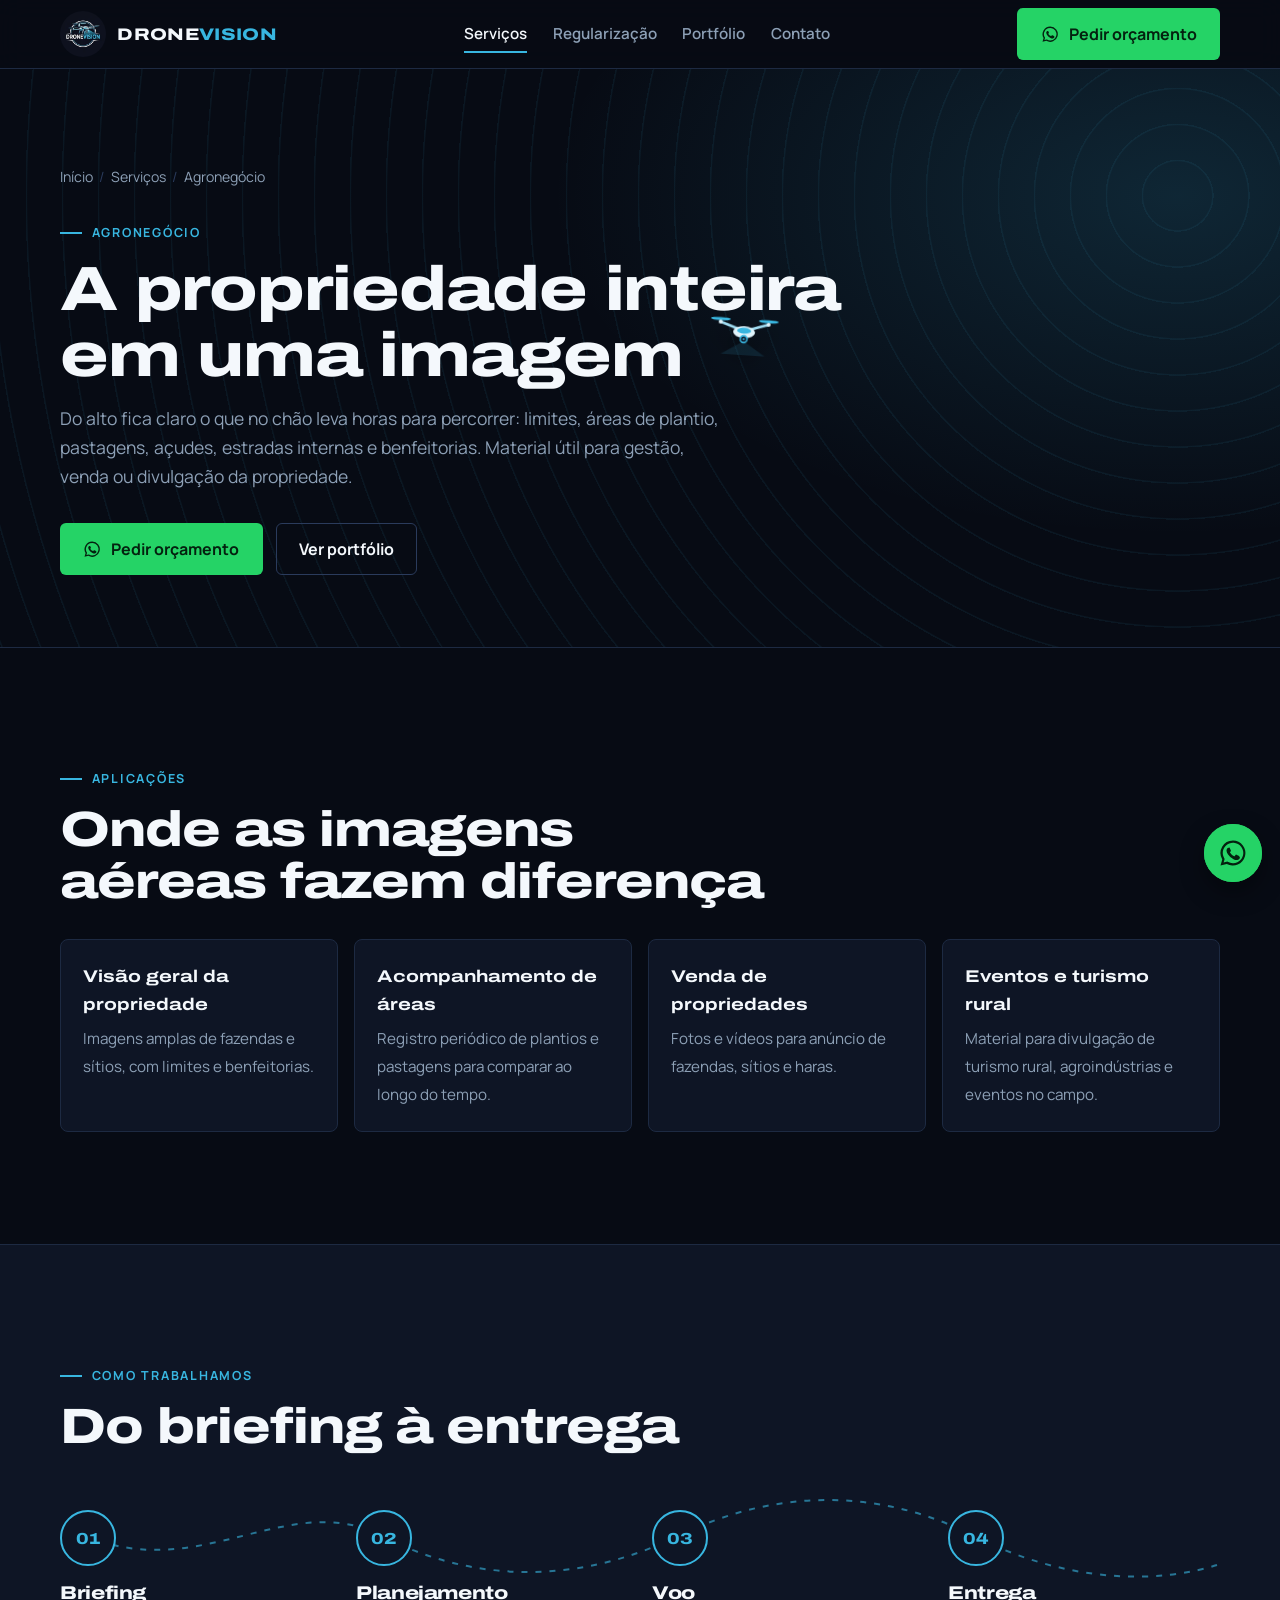
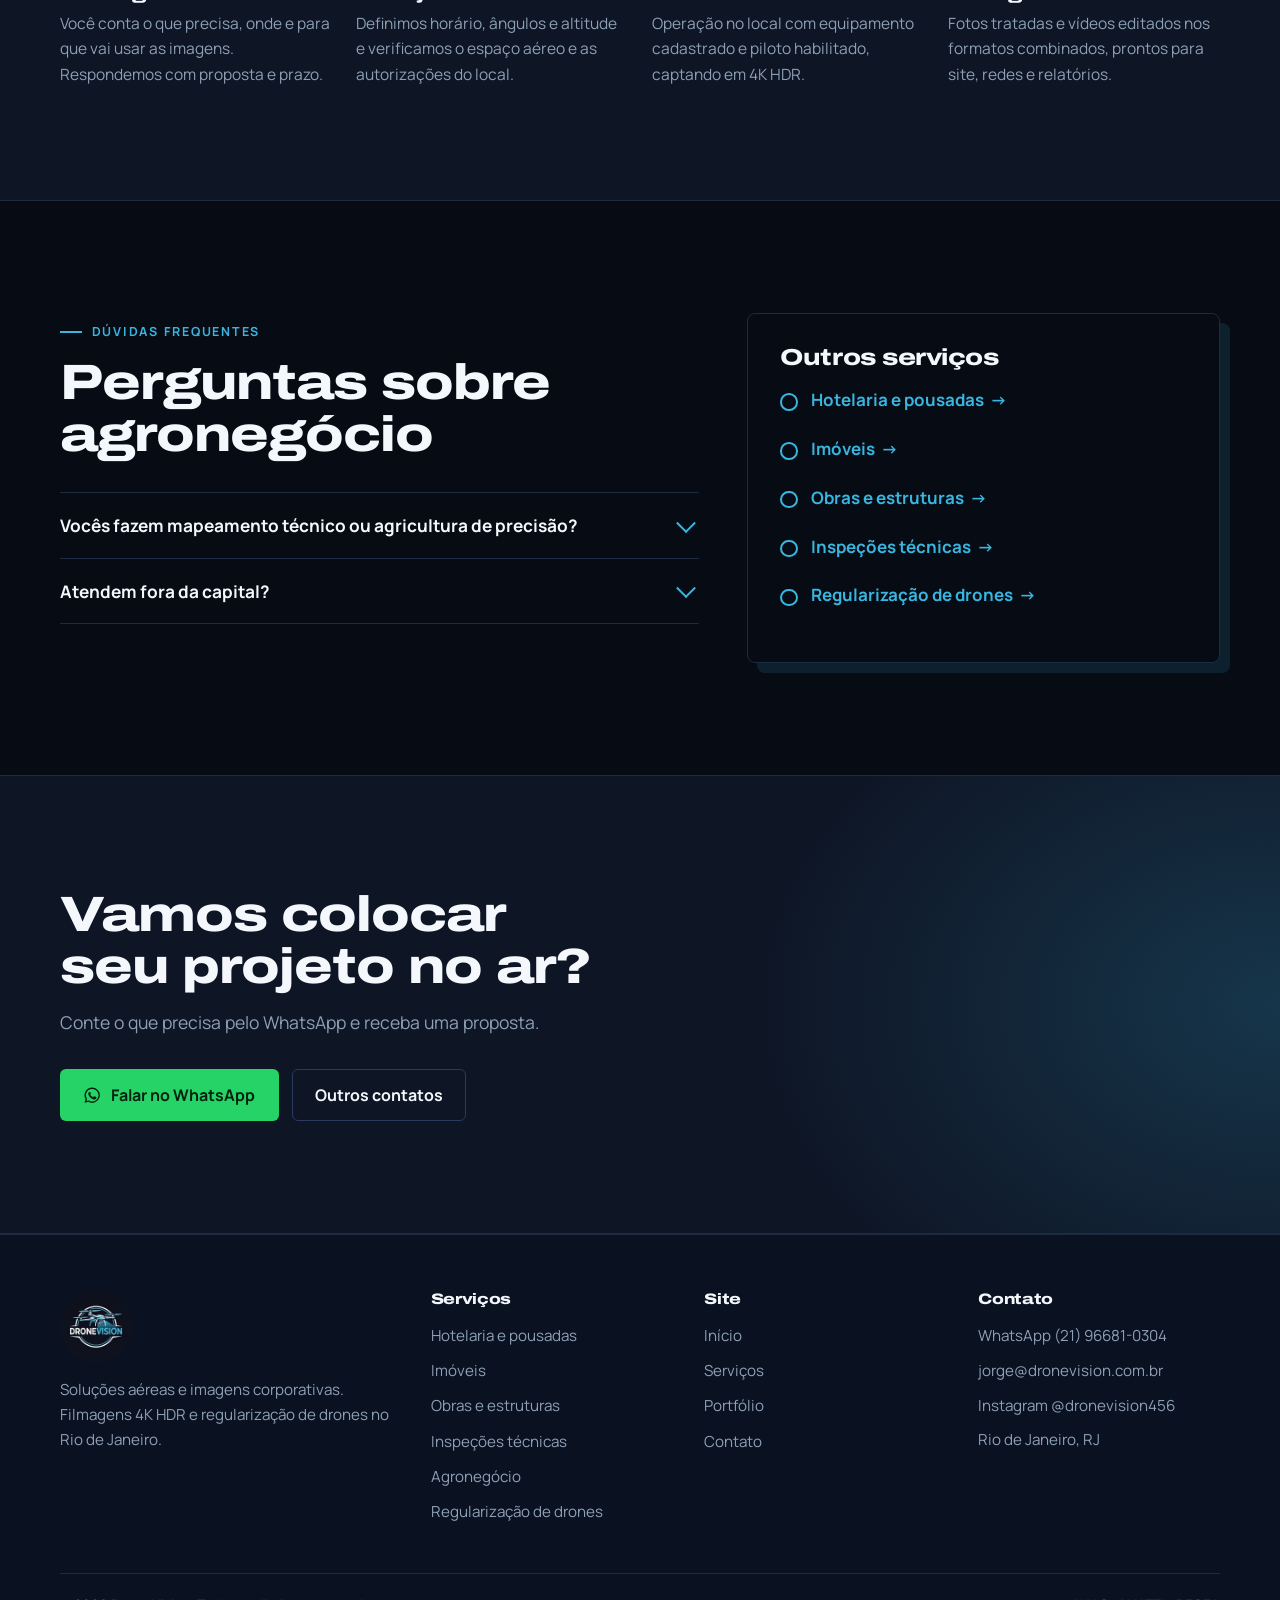
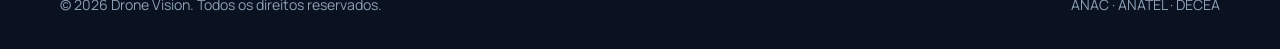
<file: servicos/agronegocio/index.html>
<!DOCTYPE html>
<html lang="pt-BR">
<head>
<meta charset="utf-8">
<meta name="viewport" content="width=device-width, initial-scale=1">
<title>Imagens aéreas com drone para propriedades rurais | Drone Vision</title>
<meta name="description" content="Fotos e vídeos aéreos de fazendas, sítios, plantações e pastagens no Rio de Janeiro, para acompanhamento da propriedade, venda e divulgação.">
<meta name="robots" content="index,follow,max-image-preview:large">
<link rel="canonical" href="https://dronevision.com.br/servicos/agronegocio/">
<meta name="theme-color" content="#070B14">
<meta property="og:type" content="website">
<meta property="og:locale" content="pt_BR">
<meta property="og:site_name" content="Drone Vision">
<meta property="og:title" content="Imagens aéreas com drone para propriedades rurais | Drone Vision">
<meta property="og:description" content="Fotos e vídeos aéreos de fazendas, sítios, plantações e pastagens no Rio de Janeiro, para acompanhamento da propriedade, venda e divulgação.">
<meta property="og:url" content="https://dronevision.com.br/servicos/agronegocio/">
<meta property="og:image" content="https://dronevision.com.br/assets/img/og-dronevision.jpg">
<meta property="og:image:width" content="1200"><meta property="og:image:height" content="630">
<meta name="twitter:card" content="summary_large_image">
<link rel="icon" href="/favicon.png" type="image/png">
<link rel="apple-touch-icon" href="/apple-touch-icon.png">
<link rel="preconnect" href="https://fonts.googleapis.com"><link rel="preconnect" href="https://fonts.gstatic.com" crossorigin>
<link href="https://fonts.googleapis.com/css2?family=Archivo:wdth,wght@125,700..900&family=Manrope:wght@400;600;700&display=swap" rel="stylesheet">

<link rel="stylesheet" href="/assets/css/site.css">
<script type="application/ld+json">{"@context": "https://schema.org", "@graph": [{"@type": "ProfessionalService", "@id": "https://dronevision.com.br/#empresa", "name": "Drone Vision", "description": "Imagens e filmagens aéreas 4K HDR com drone e assessoria em regularização de drones e pilotos (ANAC, ANATEL e DECEA).", "url": "https://dronevision.com.br/", "logo": "https://dronevision.com.br/assets/img/logo-512.png", "image": "https://dronevision.com.br/assets/img/cidade-noite-aerea-01-1920.jpg", "telephone": "+55 21 96681-0304", "email": "jorge@dronevision.com.br", "address": {"@type": "PostalAddress", "addressLocality": "Rio de Janeiro", "addressRegion": "RJ", "addressCountry": "BR"}, "areaServed": {"@type": "State", "name": "Rio de Janeiro"}, "sameAs": ["https://www.instagram.com/dronevision456/"]}, {"@type": "BreadcrumbList", "itemListElement": [{"@type": "ListItem", "position": 1, "name": "Início", "item": "https://dronevision.com.br/"}, {"@type": "ListItem", "position": 2, "name": "Serviços", "item": "https://dronevision.com.br/servicos/"}, {"@type": "ListItem", "position": 3, "name": "Agronegócio", "item": "https://dronevision.com.br/servicos/agronegocio/"}]}, {"@type": "FAQPage", "mainEntity": [{"@type": "Question", "name": "Vocês fazem mapeamento técnico ou agricultura de precisão?", "acceptedAnswer": {"@type": "Answer", "text": "Nosso serviço é de imagens aéreas (fotos e vídeos) para acompanhamento visual e divulgação. Para levantamentos técnicos específicos, conte o que precisa pelo WhatsApp e avaliamos juntos."}}, {"@type": "Question", "name": "Atendem fora da capital?", "acceptedAnswer": {"@type": "Answer", "text": "Sim. A base é no Rio de Janeiro e outras regiões são atendidas sob consulta."}}]}, {"@type": "Service", "name": "Imagens aéreas com drone para propriedades rurais", "serviceType": "Filmagem aérea com drone", "description": "Fotos e vídeos aéreos de fazendas, sítios, plantações e pastagens no Rio de Janeiro, para acompanhamento da propriedade, venda e divulgação.", "provider": {"@id": "https://dronevision.com.br/#empresa"}, "areaServed": {"@type": "State", "name": "Rio de Janeiro"}, "url": "https://dronevision.com.br/servicos/agronegocio/"}]}</script>
</head>
<body>
<a class="skip" href="#conteudo">Pular para o conteúdo</a>
<header class="site-head"><div class="wrap">
  <a class="brand" href="/" aria-label="Drone Vision, página inicial"><img src="/assets/img/logo-160.webp" width="46" height="46" alt=""><span>DRONE<b>VISION</b></span></a>
  <nav class="nav" id="nav" aria-label="Principal"><a href="/servicos/" aria-current=page>Serviços</a><a href="/regularizacao-de-drones/">Regularização</a><a href="/portfolio/">Portfólio</a><a href="/contato/">Contato</a><a class="btn btn-wa" href="https://wa.me/5521966810304?text=Ol%C3%A1%21%20Quero%20um%20or%C3%A7amento." target="_blank" rel="noopener"><svg viewBox="0 0 24 24" fill="currentColor" aria-hidden="true"><path d="M12 2a10 10 0 0 0-8.6 15.1L2 22l5-1.3A10 10 0 1 0 12 2Zm0 18.2a8.2 8.2 0 0 1-4.2-1.2l-.3-.2-3 .8.8-2.9-.2-.3A8.2 8.2 0 1 1 12 20.2Zm4.5-6.1c-.2-.1-1.5-.7-1.7-.8-.2-.1-.4-.1-.6.1l-.8 1c-.1.2-.3.2-.5.1a6.7 6.7 0 0 1-3.3-2.9c-.3-.4.3-.4.7-1.3.1-.2 0-.3 0-.4l-.8-1.8c-.2-.5-.4-.4-.6-.4h-.5a1 1 0 0 0-.7.3 3 3 0 0 0-.9 2.2 5.2 5.2 0 0 0 1.1 2.7 11.8 11.8 0 0 0 4.5 4c1.7.7 2.3.8 3.2.6.5-.1 1.5-.6 1.7-1.2.2-.6.2-1.1.2-1.2-.1-.1-.3-.2-.5-.3Z"/></svg>Pedir orçamento</a></nav>
  <a class="btn btn-wa head-cta" href="https://wa.me/5521966810304?text=Ol%C3%A1%21%20Quero%20um%20or%C3%A7amento." target="_blank" rel="noopener"><svg viewBox="0 0 24 24" fill="currentColor" aria-hidden="true"><path d="M12 2a10 10 0 0 0-8.6 15.1L2 22l5-1.3A10 10 0 1 0 12 2Zm0 18.2a8.2 8.2 0 0 1-4.2-1.2l-.3-.2-3 .8.8-2.9-.2-.3A8.2 8.2 0 1 1 12 20.2Zm4.5-6.1c-.2-.1-1.5-.7-1.7-.8-.2-.1-.4-.1-.6.1l-.8 1c-.1.2-.3.2-.5.1a6.7 6.7 0 0 1-3.3-2.9c-.3-.4.3-.4.7-1.3.1-.2 0-.3 0-.4l-.8-1.8c-.2-.5-.4-.4-.6-.4h-.5a1 1 0 0 0-.7.3 3 3 0 0 0-.9 2.2 5.2 5.2 0 0 0 1.1 2.7 11.8 11.8 0 0 0 4.5 4c1.7.7 2.3.8 3.2.6.5-.1 1.5-.6 1.7-1.2.2-.6.2-1.1.2-1.2-.1-.1-.3-.2-.5-.3Z"/></svg>Pedir orçamento</a>
  <button class="menu-btn" type="button" aria-label="Abrir menu" aria-controls="nav" aria-expanded="false"><i></i><i></i><i></i></button>
</div></header>
<main id="conteudo">
<section class="page-hero"><div class="wrap">
  <nav aria-label="Trilha"><ol class="crumbs"><li><a href="/">Início</a></li><li><a href="/servicos/">Serviços</a></li><li aria-current="page">Agronegócio</li></ol></nav>
  <span class="eyebrow rv">Agronegócio</span>
  <h1 class="rv">A propriedade inteira em uma imagem</h1>
  <p class="lead rv">Do alto fica claro o que no chão leva horas para percorrer: limites, áreas de plantio, pastagens, açudes, estradas internas e benfeitorias. Material útil para gestão, venda ou divulgação da propriedade.</p>
  <div class="cta rv" style="margin-top:2rem"><a class="btn btn-wa" href="https://wa.me/5521966810304?text=Ol%C3%A1%21%20Quero%20um%20or%C3%A7amento%20de%20imagens%20a%C3%A9reas%20para%20agroneg%C3%B3cio." target="_blank" rel="noopener"><svg viewBox="0 0 24 24" fill="currentColor" aria-hidden="true"><path d="M12 2a10 10 0 0 0-8.6 15.1L2 22l5-1.3A10 10 0 1 0 12 2Zm0 18.2a8.2 8.2 0 0 1-4.2-1.2l-.3-.2-3 .8.8-2.9-.2-.3A8.2 8.2 0 1 1 12 20.2Zm4.5-6.1c-.2-.1-1.5-.7-1.7-.8-.2-.1-.4-.1-.6.1l-.8 1c-.1.2-.3.2-.5.1a6.7 6.7 0 0 1-3.3-2.9c-.3-.4.3-.4.7-1.3.1-.2 0-.3 0-.4l-.8-1.8c-.2-.5-.4-.4-.6-.4h-.5a1 1 0 0 0-.7.3 3 3 0 0 0-.9 2.2 5.2 5.2 0 0 0 1.1 2.7 11.8 11.8 0 0 0 4.5 4c1.7.7 2.3.8 3.2.6.5-.1 1.5-.6 1.7-1.2.2-.6.2-1.1.2-1.2-.1-.1-.3-.2-.5-.3Z"/></svg>Pedir orçamento</a><a class="btn btn-ghost" href="/portfolio/">Ver portfólio</a></div>
</div></section>
<section><div class="wrap">
  <span class="eyebrow rv">Aplicações</span>
  <h2 class="rv">Onde as imagens aéreas fazem diferença</h2>
  <ul class="uses"><li class="rv" style="--d:0"><b>Visão geral da propriedade</b><span>Imagens amplas de fazendas e sítios, com limites e benfeitorias.</span></li><li class="rv" style="--d:1"><b>Acompanhamento de áreas</b><span>Registro periódico de plantios e pastagens para comparar ao longo do tempo.</span></li><li class="rv" style="--d:2"><b>Venda de propriedades</b><span>Fotos e vídeos para anúncio de fazendas, sítios e haras.</span></li><li class="rv" style="--d:3"><b>Eventos e turismo rural</b><span>Material para divulgação de turismo rural, agroindústrias e eventos no campo.</span></li></ul>
</div></section>

<section class="alt"><div class="wrap">
  <span class="eyebrow rv">Como trabalhamos</span>
  <h2 class="rv">Do briefing à entrega</h2>
  <div class="flight">
  <svg class="route" viewBox="0 0 1160 60" preserveAspectRatio="none" aria-hidden="true">
    <path d="M26 2 C 140 50, 230 -46, 322 2 S 520 50, 618 2 S 820 -46, 914 2 S 1100 50, 1160 30"/>
    <path class="trail" d="M26 2 C 140 50, 230 -46, 322 2 S 520 50, 618 2 S 820 -46, 914 2 S 1100 50, 1160 30"/>
    <g class="route-drone" fill="#38B6E0"><rect x="10" y="10" width="16" height="8" rx="4"/><rect x="0" y="6" width="12" height="2" rx="1"/><rect x="24" y="6" width="12" height="2" rx="1"/></g>
  </svg>
  <ol class="steps"><li class="rv" style="--d:0"><h3>Briefing</h3><p>Você conta o que precisa, onde e para que vai usar as imagens. Respondemos com proposta e prazo.</p></li><li class="rv" style="--d:1"><h3>Planejamento</h3><p>Definimos horário, ângulos e altitude e verificamos o espaço aéreo e as autorizações do local.</p></li><li class="rv" style="--d:2"><h3>Voo</h3><p>Operação no local com equipamento cadastrado e piloto habilitado, captando em 4K HDR.</p></li><li class="rv" style="--d:3"><h3>Entrega</h3><p>Fotos tratadas e vídeos editados nos formatos combinados, prontos para site, redes e relatórios.</p></li></ol>
</div>
</div></section>
<section><div class="wrap split">
  <div><span class="eyebrow rv">Dúvidas frequentes</span><h2 class="rv">Perguntas sobre agronegócio</h2><div class="faq"><details><summary>Vocês fazem mapeamento técnico ou agricultura de precisão?</summary><p>Nosso serviço é de imagens aéreas (fotos e vídeos) para acompanhamento visual e divulgação. Para levantamentos técnicos específicos, conte o que precisa pelo WhatsApp e avaliamos juntos.</p></details><details><summary>Atendem fora da capital?</summary><p>Sim. A base é no Rio de Janeiro e outras regiões são atendidas sob consulta.</p></details></div></div>
  <aside class="box rv" style="--d:1"><h3>Outros serviços</h3><ul class="ck" style="margin:1rem 0 0"><li><a class="link" href="/servicos/hotelaria-e-pousadas/">Hotelaria e pousadas</a></li><li><a class="link" href="/servicos/imoveis/">Imóveis</a></li><li><a class="link" href="/servicos/obras-e-estruturas/">Obras e estruturas</a></li><li><a class="link" href="/servicos/inspecoes-tecnicas/">Inspeções técnicas</a></li><li><a class="link" href="/regularizacao-de-drones/">Regularização de drones</a></li></ul></aside>
</div></section>
<section class="band"><div class="wrap">
  <div class="rv"><h2>Vamos colocar seu projeto no ar?</h2><p class="lead">Conte o que precisa pelo WhatsApp e receba uma proposta.</p></div>
  <div class="cta rv" style="--d:1"><a class="btn btn-wa" href="https://wa.me/5521966810304?text=Ol%C3%A1%21%20Quero%20um%20or%C3%A7amento%20de%20imagens%20a%C3%A9reas%20para%20agroneg%C3%B3cio." target="_blank" rel="noopener"><svg viewBox="0 0 24 24" fill="currentColor" aria-hidden="true"><path d="M12 2a10 10 0 0 0-8.6 15.1L2 22l5-1.3A10 10 0 1 0 12 2Zm0 18.2a8.2 8.2 0 0 1-4.2-1.2l-.3-.2-3 .8.8-2.9-.2-.3A8.2 8.2 0 1 1 12 20.2Zm4.5-6.1c-.2-.1-1.5-.7-1.7-.8-.2-.1-.4-.1-.6.1l-.8 1c-.1.2-.3.2-.5.1a6.7 6.7 0 0 1-3.3-2.9c-.3-.4.3-.4.7-1.3.1-.2 0-.3 0-.4l-.8-1.8c-.2-.5-.4-.4-.6-.4h-.5a1 1 0 0 0-.7.3 3 3 0 0 0-.9 2.2 5.2 5.2 0 0 0 1.1 2.7 11.8 11.8 0 0 0 4.5 4c1.7.7 2.3.8 3.2.6.5-.1 1.5-.6 1.7-1.2.2-.6.2-1.1.2-1.2-.1-.1-.3-.2-.5-.3Z"/></svg>Falar no WhatsApp</a><a class="btn btn-ghost" href="/contato/">Outros contatos</a></div>
</div></section>
</main>
<footer class="site-foot"><div class="wrap">
  <div><img src="/assets/img/logo-160.webp" width="72" height="72" alt="Drone Vision" loading="lazy"><p>Soluções aéreas e imagens corporativas. Filmagens 4K HDR e regularização de drones no Rio de Janeiro.</p></div>
  <div><h2>Serviços</h2><ul><li><a href="/servicos/hotelaria-e-pousadas/">Hotelaria e pousadas</a></li><li><a href="/servicos/imoveis/">Imóveis</a></li><li><a href="/servicos/obras-e-estruturas/">Obras e estruturas</a></li><li><a href="/servicos/inspecoes-tecnicas/">Inspeções técnicas</a></li><li><a href="/servicos/agronegocio/">Agronegócio</a></li><li><a href="/regularizacao-de-drones/">Regularização de drones</a></li></ul></div>
  <div><h2>Site</h2><ul><li><a href="/">Início</a></li><li><a href="/servicos/">Serviços</a></li><li><a href="/portfolio/">Portfólio</a></li><li><a href="/contato/">Contato</a></li></ul></div>
  <div><h2>Contato</h2><ul><li><a href="https://wa.me/5521966810304" target="_blank" rel="noopener">WhatsApp (21) 96681-0304</a></li><li><a href="mailto:jorge@dronevision.com.br">jorge@dronevision.com.br</a></li><li><a href="https://www.instagram.com/dronevision456/" target="_blank" rel="noopener">Instagram @dronevision456</a></li><li><p>Rio de Janeiro, RJ</p></li></ul></div>
  <div class="copy"><p>© <span data-year>2026</span> Drone Vision. Todos os direitos reservados.</p><p>ANAC · ANATEL · DECEA</p></div>
</div></footer>
<a class="wa-float" href="https://wa.me/5521966810304?text=Ol%C3%A1%21%20Quero%20um%20or%C3%A7amento." target="_blank" rel="noopener" aria-label="Conversar no WhatsApp"><svg viewBox="0 0 24 24" fill="currentColor" aria-hidden="true"><path d="M12 2a10 10 0 0 0-8.6 15.1L2 22l5-1.3A10 10 0 1 0 12 2Zm0 18.2a8.2 8.2 0 0 1-4.2-1.2l-.3-.2-3 .8.8-2.9-.2-.3A8.2 8.2 0 1 1 12 20.2Zm4.5-6.1c-.2-.1-1.5-.7-1.7-.8-.2-.1-.4-.1-.6.1l-.8 1c-.1.2-.3.2-.5.1a6.7 6.7 0 0 1-3.3-2.9c-.3-.4.3-.4.7-1.3.1-.2 0-.3 0-.4l-.8-1.8c-.2-.5-.4-.4-.6-.4h-.5a1 1 0 0 0-.7.3 3 3 0 0 0-.9 2.2 5.2 5.2 0 0 0 1.1 2.7 11.8 11.8 0 0 0 4.5 4c1.7.7 2.3.8 3.2.6.5-.1 1.5-.6 1.7-1.2.2-.6.2-1.1.2-1.2-.1-.1-.3-.2-.5-.3Z"/></svg></a>
<svg id="mini" viewBox="0 0 72 44" aria-hidden="true">
  <path d="M36 30 L58 44 L14 44Z" fill="#38B6E0" opacity=".12"/>
  <g stroke="#9fdcf2" stroke-width="2.4" stroke-linecap="round"><path d="M36 20 L12 12M36 20 L60 12"/></g>
  <ellipse cx="36" cy="21" rx="11" ry="6" fill="#dff3fb"/><ellipse cx="36" cy="19.5" rx="7" ry="3" fill="#38B6E0"/>
  <circle cx="36" cy="28" r="3.4" fill="#0E1525" stroke="#38B6E0" stroke-width="1.6"/><circle cx="36" cy="28" r="1" fill="#38B6E0"/>
  <g fill="#38B6E0"><ellipse class="rot" cx="12" cy="9" rx="10" ry="1.6"/><ellipse class="rot" cx="60" cy="9" rx="10" ry="1.6"/></g>
  <circle cx="12" cy="12" r="2" fill="#dff3fb"/><circle cx="60" cy="12" r="2" fill="#dff3fb"/>
</svg>
<script src="/assets/js/site.js" defer></script>
</body>
</html>
</file>
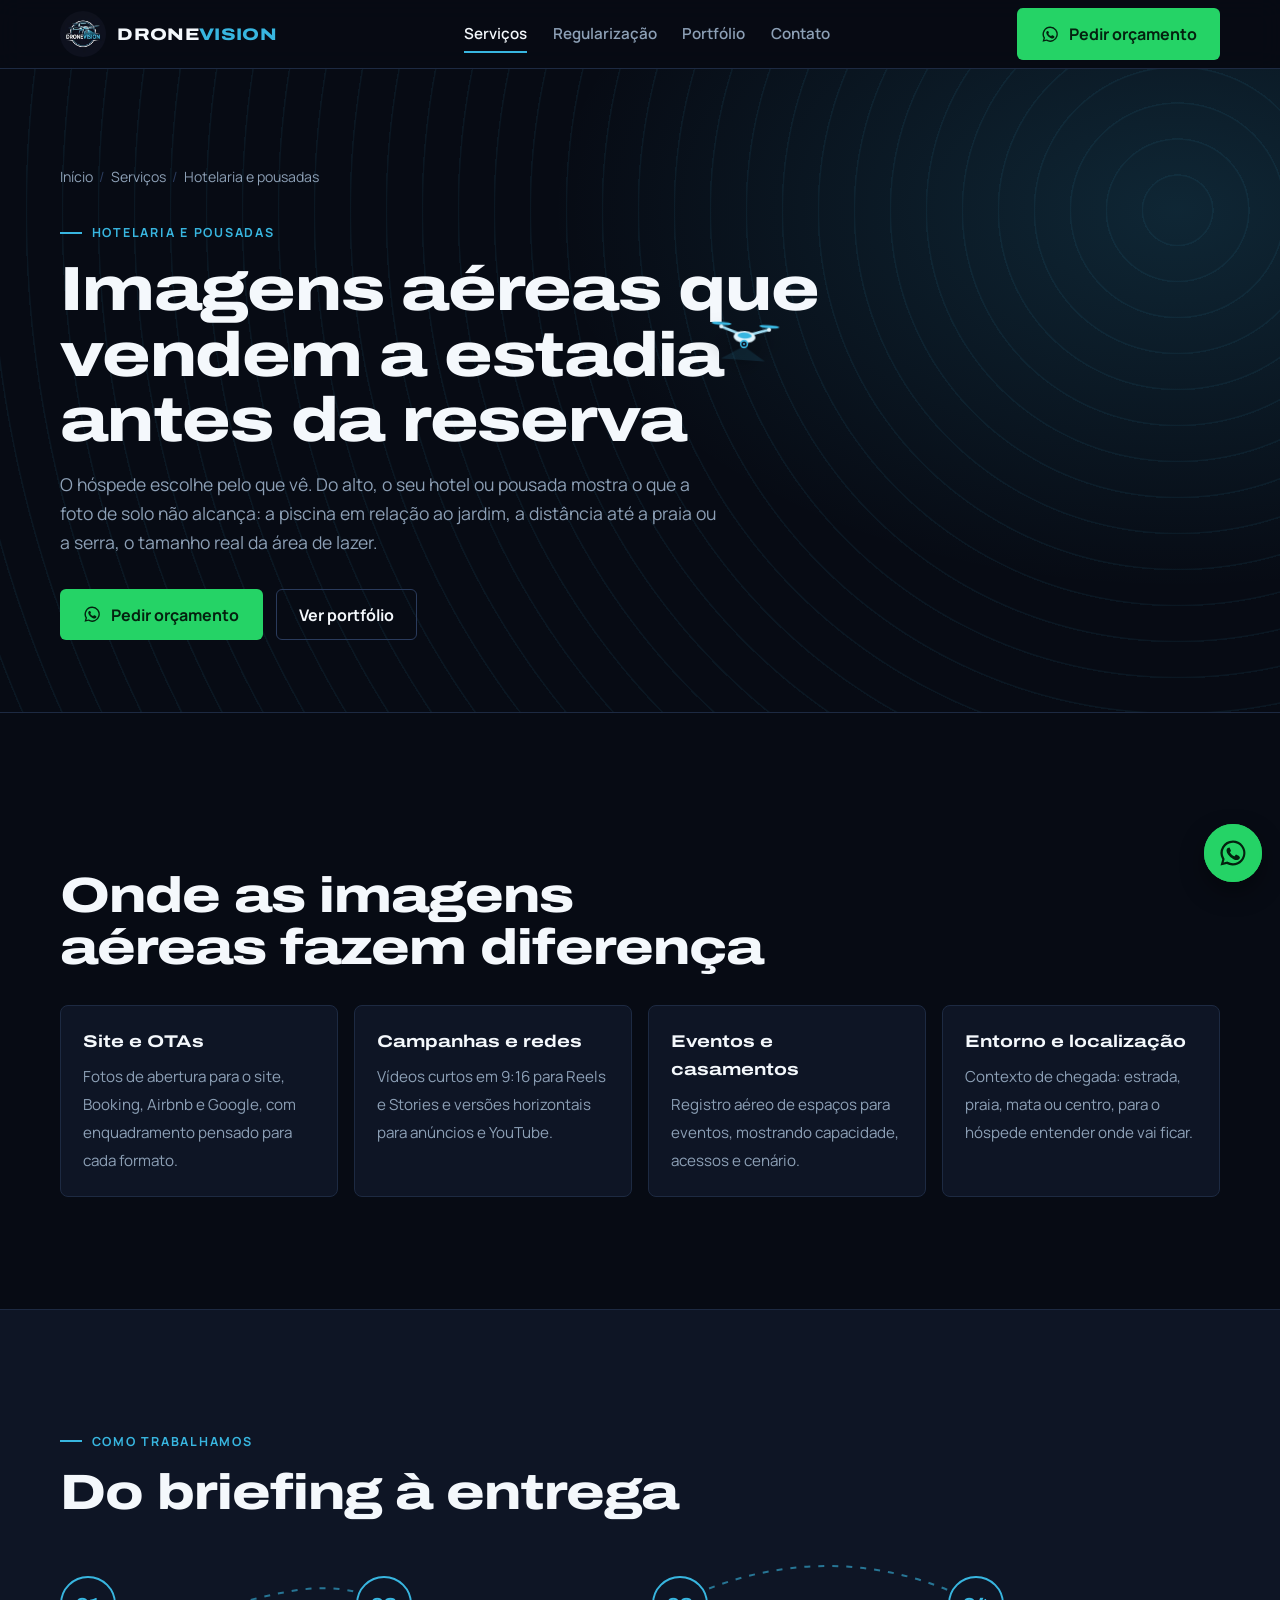
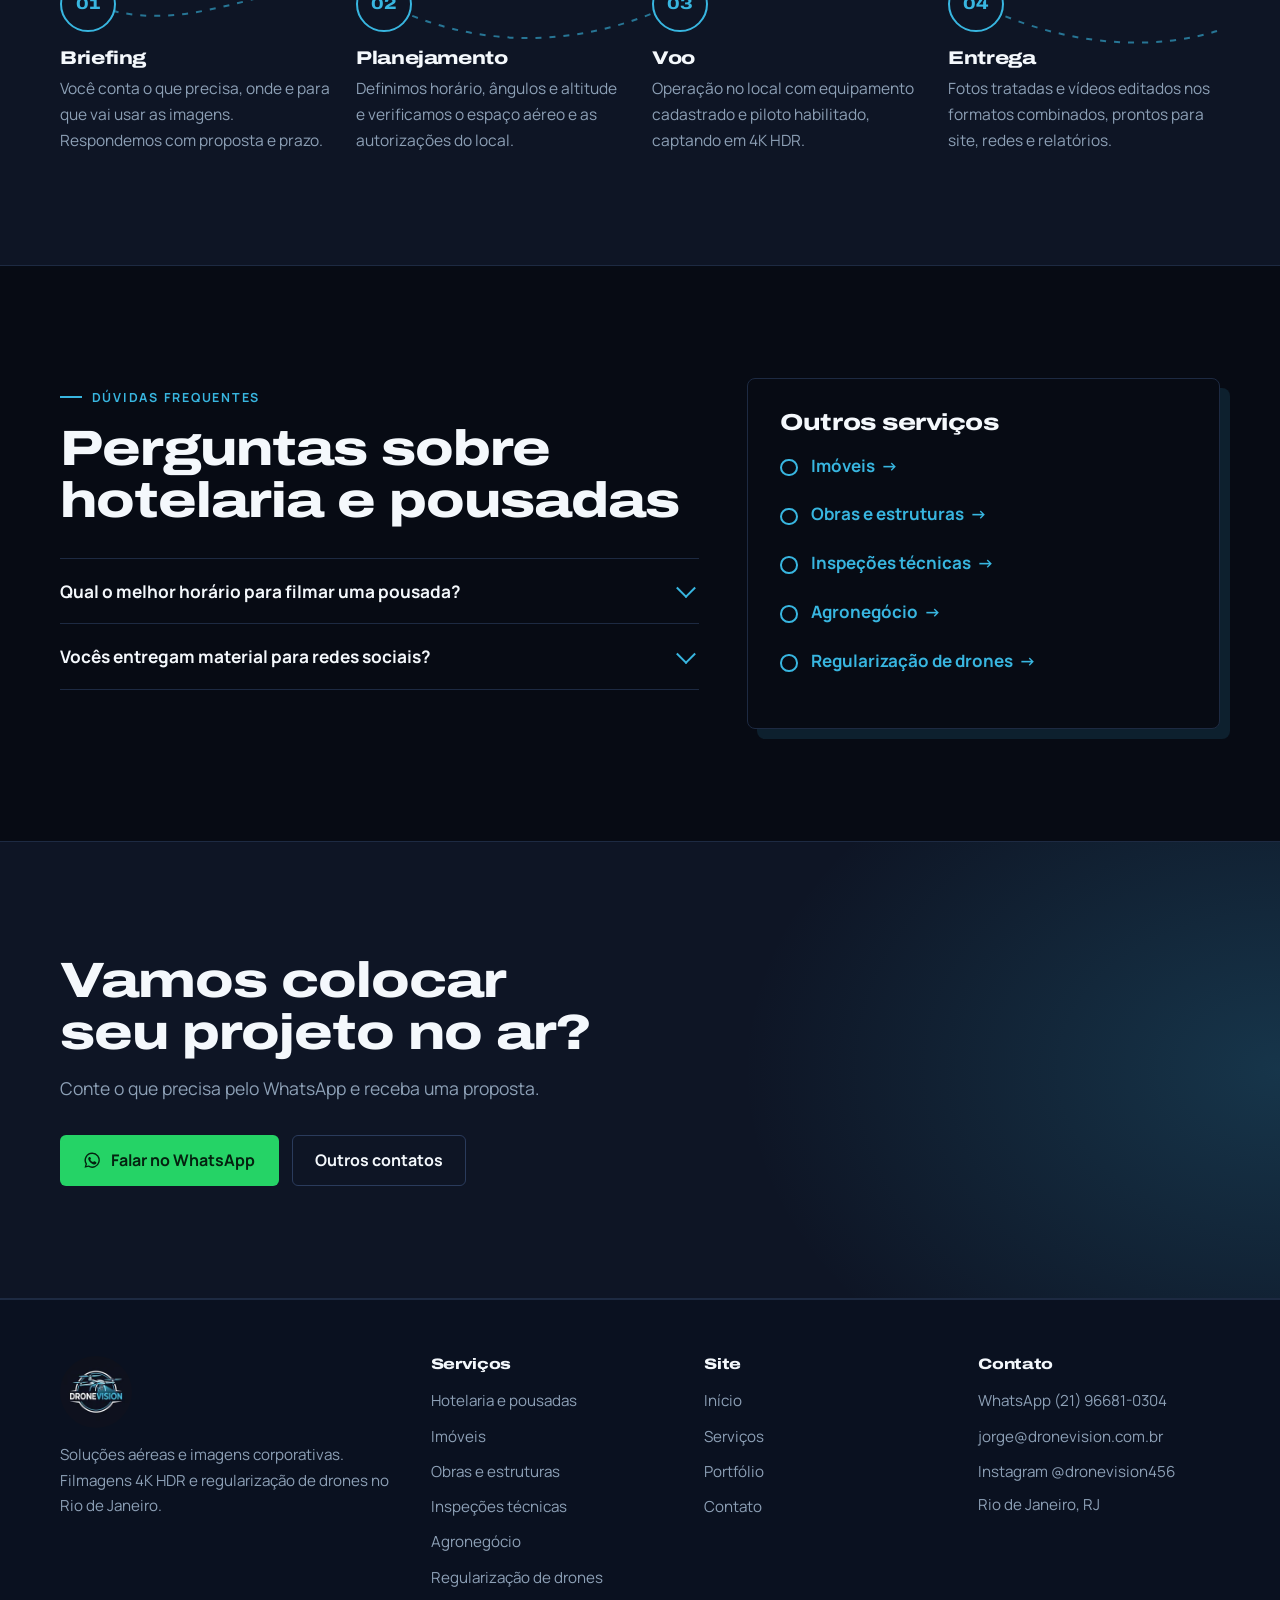
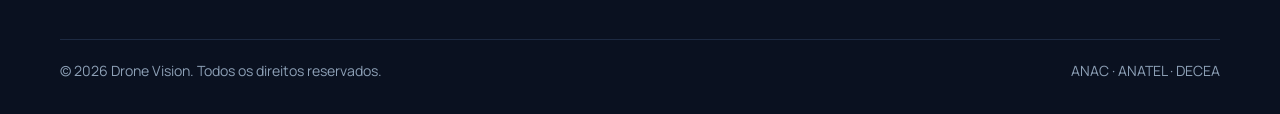
<file: servicos/hotelaria-e-pousadas/index.html>
<!DOCTYPE html>
<html lang="pt-BR">
<head>
<meta charset="utf-8">
<meta name="viewport" content="width=device-width, initial-scale=1">
<title>Filmagem aérea com drone para hotéis e pousadas no RJ</title>
<meta name="description" content="Fotos e vídeos aéreos em 4K HDR de hotéis, pousadas e resorts no Rio de Janeiro: fachada, piscina, paisagem e entorno para site, Booking, Airbnb e campanhas.">
<meta name="robots" content="index,follow,max-image-preview:large">
<link rel="canonical" href="https://dronevision.com.br/servicos/hotelaria-e-pousadas/">
<meta name="theme-color" content="#070B14">
<meta property="og:type" content="website">
<meta property="og:locale" content="pt_BR">
<meta property="og:site_name" content="Drone Vision">
<meta property="og:title" content="Filmagem aérea com drone para hotéis e pousadas no RJ">
<meta property="og:description" content="Fotos e vídeos aéreos em 4K HDR de hotéis, pousadas e resorts no Rio de Janeiro: fachada, piscina, paisagem e entorno para site, Booking, Airbnb e campanhas.">
<meta property="og:url" content="https://dronevision.com.br/servicos/hotelaria-e-pousadas/">
<meta property="og:image" content="https://dronevision.com.br/assets/img/og-dronevision.jpg">
<meta property="og:image:width" content="1200"><meta property="og:image:height" content="630">
<meta name="twitter:card" content="summary_large_image">
<link rel="icon" href="/favicon.png" type="image/png">
<link rel="apple-touch-icon" href="/apple-touch-icon.png">
<link rel="preconnect" href="https://fonts.googleapis.com"><link rel="preconnect" href="https://fonts.gstatic.com" crossorigin>
<link href="https://fonts.googleapis.com/css2?family=Archivo:wdth,wght@125,700..900&family=Manrope:wght@400;600;700&display=swap" rel="stylesheet">

<link rel="stylesheet" href="/assets/css/site.css">
<script type="application/ld+json">{"@context": "https://schema.org", "@graph": [{"@type": "ProfessionalService", "@id": "https://dronevision.com.br/#empresa", "name": "Drone Vision", "description": "Imagens e filmagens aéreas 4K HDR com drone e assessoria em regularização de drones e pilotos (ANAC, ANATEL e DECEA).", "url": "https://dronevision.com.br/", "logo": "https://dronevision.com.br/assets/img/logo-512.png", "image": "https://dronevision.com.br/assets/img/cidade-noite-aerea-01-1920.jpg", "telephone": "+55 21 96681-0304", "email": "jorge@dronevision.com.br", "address": {"@type": "PostalAddress", "addressLocality": "Rio de Janeiro", "addressRegion": "RJ", "addressCountry": "BR"}, "areaServed": {"@type": "State", "name": "Rio de Janeiro"}, "sameAs": ["https://www.instagram.com/dronevision456/"]}, {"@type": "BreadcrumbList", "itemListElement": [{"@type": "ListItem", "position": 1, "name": "Início", "item": "https://dronevision.com.br/"}, {"@type": "ListItem", "position": 2, "name": "Serviços", "item": "https://dronevision.com.br/servicos/"}, {"@type": "ListItem", "position": 3, "name": "Hotelaria e pousadas", "item": "https://dronevision.com.br/servicos/hotelaria-e-pousadas/"}]}, {"@type": "FAQPage", "mainEntity": [{"@type": "Question", "name": "Qual o melhor horário para filmar uma pousada?", "acceptedAnswer": {"@type": "Answer", "text": "Depende do que se quer destacar. O fim de tarde costuma valorizar piscina e paisagem com luz quente; a manhã favorece áreas verdes. Definimos o horário no planejamento, junto com você."}}, {"@type": "Question", "name": "Vocês entregam material para redes sociais?", "acceptedAnswer": {"@type": "Answer", "text": "Sim. Combinamos no orçamento os formatos de entrega, como fotos editadas, vídeo horizontal e cortes verticais para Reels e Stories."}}]}, {"@type": "Service", "name": "Filmagem aérea com drone para hotéis e pousadas no RJ", "serviceType": "Filmagem aérea com drone", "description": "Fotos e vídeos aéreos em 4K HDR de hotéis, pousadas e resorts no Rio de Janeiro: fachada, piscina, paisagem e entorno para site, Booking, Airbnb e campanhas.", "provider": {"@id": "https://dronevision.com.br/#empresa"}, "areaServed": {"@type": "State", "name": "Rio de Janeiro"}, "url": "https://dronevision.com.br/servicos/hotelaria-e-pousadas/"}]}</script>
</head>
<body>
<a class="skip" href="#conteudo">Pular para o conteúdo</a>
<header class="site-head"><div class="wrap">
  <a class="brand" href="/" aria-label="Drone Vision, página inicial"><img src="/assets/img/logo-160.webp" width="46" height="46" alt=""><span>DRONE<b>VISION</b></span></a>
  <nav class="nav" id="nav" aria-label="Principal"><a href="/servicos/" aria-current=page>Serviços</a><a href="/regularizacao-de-drones/">Regularização</a><a href="/portfolio/">Portfólio</a><a href="/contato/">Contato</a><a class="btn btn-wa" href="https://wa.me/5521966810304?text=Ol%C3%A1%21%20Quero%20um%20or%C3%A7amento." target="_blank" rel="noopener"><svg viewBox="0 0 24 24" fill="currentColor" aria-hidden="true"><path d="M12 2a10 10 0 0 0-8.6 15.1L2 22l5-1.3A10 10 0 1 0 12 2Zm0 18.2a8.2 8.2 0 0 1-4.2-1.2l-.3-.2-3 .8.8-2.9-.2-.3A8.2 8.2 0 1 1 12 20.2Zm4.5-6.1c-.2-.1-1.5-.7-1.7-.8-.2-.1-.4-.1-.6.1l-.8 1c-.1.2-.3.2-.5.1a6.7 6.7 0 0 1-3.3-2.9c-.3-.4.3-.4.7-1.3.1-.2 0-.3 0-.4l-.8-1.8c-.2-.5-.4-.4-.6-.4h-.5a1 1 0 0 0-.7.3 3 3 0 0 0-.9 2.2 5.2 5.2 0 0 0 1.1 2.7 11.8 11.8 0 0 0 4.5 4c1.7.7 2.3.8 3.2.6.5-.1 1.5-.6 1.7-1.2.2-.6.2-1.1.2-1.2-.1-.1-.3-.2-.5-.3Z"/></svg>Pedir orçamento</a></nav>
  <a class="btn btn-wa head-cta" href="https://wa.me/5521966810304?text=Ol%C3%A1%21%20Quero%20um%20or%C3%A7amento." target="_blank" rel="noopener"><svg viewBox="0 0 24 24" fill="currentColor" aria-hidden="true"><path d="M12 2a10 10 0 0 0-8.6 15.1L2 22l5-1.3A10 10 0 1 0 12 2Zm0 18.2a8.2 8.2 0 0 1-4.2-1.2l-.3-.2-3 .8.8-2.9-.2-.3A8.2 8.2 0 1 1 12 20.2Zm4.5-6.1c-.2-.1-1.5-.7-1.7-.8-.2-.1-.4-.1-.6.1l-.8 1c-.1.2-.3.2-.5.1a6.7 6.7 0 0 1-3.3-2.9c-.3-.4.3-.4.7-1.3.1-.2 0-.3 0-.4l-.8-1.8c-.2-.5-.4-.4-.6-.4h-.5a1 1 0 0 0-.7.3 3 3 0 0 0-.9 2.2 5.2 5.2 0 0 0 1.1 2.7 11.8 11.8 0 0 0 4.5 4c1.7.7 2.3.8 3.2.6.5-.1 1.5-.6 1.7-1.2.2-.6.2-1.1.2-1.2-.1-.1-.3-.2-.5-.3Z"/></svg>Pedir orçamento</a>
  <button class="menu-btn" type="button" aria-label="Abrir menu" aria-controls="nav" aria-expanded="false"><i></i><i></i><i></i></button>
</div></header>
<main id="conteudo">
<section class="page-hero"><div class="wrap">
  <nav aria-label="Trilha"><ol class="crumbs"><li><a href="/">Início</a></li><li><a href="/servicos/">Serviços</a></li><li aria-current="page">Hotelaria e pousadas</li></ol></nav>
  <span class="eyebrow rv">Hotelaria e pousadas</span>
  <h1 class="rv">Imagens aéreas que vendem a estadia antes da reserva</h1>
  <p class="lead rv">O hóspede escolhe pelo que vê. Do alto, o seu hotel ou pousada mostra o que a foto de solo não alcança: a piscina em relação ao jardim, a distância até a praia ou a serra, o tamanho real da área de lazer.</p>
  <div class="cta rv" style="margin-top:2rem"><a class="btn btn-wa" href="https://wa.me/5521966810304?text=Ol%C3%A1%21%20Quero%20um%20or%C3%A7amento%20de%20imagens%20a%C3%A9reas%20para%20hotelaria%20e%20pousadas." target="_blank" rel="noopener"><svg viewBox="0 0 24 24" fill="currentColor" aria-hidden="true"><path d="M12 2a10 10 0 0 0-8.6 15.1L2 22l5-1.3A10 10 0 1 0 12 2Zm0 18.2a8.2 8.2 0 0 1-4.2-1.2l-.3-.2-3 .8.8-2.9-.2-.3A8.2 8.2 0 1 1 12 20.2Zm4.5-6.1c-.2-.1-1.5-.7-1.7-.8-.2-.1-.4-.1-.6.1l-.8 1c-.1.2-.3.2-.5.1a6.7 6.7 0 0 1-3.3-2.9c-.3-.4.3-.4.7-1.3.1-.2 0-.3 0-.4l-.8-1.8c-.2-.5-.4-.4-.6-.4h-.5a1 1 0 0 0-.7.3 3 3 0 0 0-.9 2.2 5.2 5.2 0 0 0 1.1 2.7 11.8 11.8 0 0 0 4.5 4c1.7.7 2.3.8 3.2.6.5-.1 1.5-.6 1.7-1.2.2-.6.2-1.1.2-1.2-.1-.1-.3-.2-.5-.3Z"/></svg>Pedir orçamento</a><a class="btn btn-ghost" href="/portfolio/">Ver portfólio</a></div>
</div></section>
<section><div class="wrap">
  <span class="eyebrow rv">Aplicações</span>
  <h2 class="rv">Onde as imagens aéreas fazem diferença</h2>
  <ul class="uses"><li class="rv" style="--d:0"><b>Site e OTAs</b><span>Fotos de abertura para o site, Booking, Airbnb e Google, com enquadramento pensado para cada formato.</span></li><li class="rv" style="--d:1"><b>Campanhas e redes</b><span>Vídeos curtos em 9:16 para Reels e Stories e versões horizontais para anúncios e YouTube.</span></li><li class="rv" style="--d:2"><b>Eventos e casamentos</b><span>Registro aéreo de espaços para eventos, mostrando capacidade, acessos e cenário.</span></li><li class="rv" style="--d:3"><b>Entorno e localização</b><span>Contexto de chegada: estrada, praia, mata ou centro, para o hóspede entender onde vai ficar.</span></li></ul>
</div></section>

<section class="alt"><div class="wrap">
  <span class="eyebrow rv">Como trabalhamos</span>
  <h2 class="rv">Do briefing à entrega</h2>
  <div class="flight">
  <svg class="route" viewBox="0 0 1160 60" preserveAspectRatio="none" aria-hidden="true">
    <path d="M26 2 C 140 50, 230 -46, 322 2 S 520 50, 618 2 S 820 -46, 914 2 S 1100 50, 1160 30"/>
    <path class="trail" d="M26 2 C 140 50, 230 -46, 322 2 S 520 50, 618 2 S 820 -46, 914 2 S 1100 50, 1160 30"/>
    <g class="route-drone" fill="#38B6E0"><rect x="10" y="10" width="16" height="8" rx="4"/><rect x="0" y="6" width="12" height="2" rx="1"/><rect x="24" y="6" width="12" height="2" rx="1"/></g>
  </svg>
  <ol class="steps"><li class="rv" style="--d:0"><h3>Briefing</h3><p>Você conta o que precisa, onde e para que vai usar as imagens. Respondemos com proposta e prazo.</p></li><li class="rv" style="--d:1"><h3>Planejamento</h3><p>Definimos horário, ângulos e altitude e verificamos o espaço aéreo e as autorizações do local.</p></li><li class="rv" style="--d:2"><h3>Voo</h3><p>Operação no local com equipamento cadastrado e piloto habilitado, captando em 4K HDR.</p></li><li class="rv" style="--d:3"><h3>Entrega</h3><p>Fotos tratadas e vídeos editados nos formatos combinados, prontos para site, redes e relatórios.</p></li></ol>
</div>
</div></section>
<section><div class="wrap split">
  <div><span class="eyebrow rv">Dúvidas frequentes</span><h2 class="rv">Perguntas sobre hotelaria e pousadas</h2><div class="faq"><details><summary>Qual o melhor horário para filmar uma pousada?</summary><p>Depende do que se quer destacar. O fim de tarde costuma valorizar piscina e paisagem com luz quente; a manhã favorece áreas verdes. Definimos o horário no planejamento, junto com você.</p></details><details><summary>Vocês entregam material para redes sociais?</summary><p>Sim. Combinamos no orçamento os formatos de entrega, como fotos editadas, vídeo horizontal e cortes verticais para Reels e Stories.</p></details></div></div>
  <aside class="box rv" style="--d:1"><h3>Outros serviços</h3><ul class="ck" style="margin:1rem 0 0"><li><a class="link" href="/servicos/imoveis/">Imóveis</a></li><li><a class="link" href="/servicos/obras-e-estruturas/">Obras e estruturas</a></li><li><a class="link" href="/servicos/inspecoes-tecnicas/">Inspeções técnicas</a></li><li><a class="link" href="/servicos/agronegocio/">Agronegócio</a></li><li><a class="link" href="/regularizacao-de-drones/">Regularização de drones</a></li></ul></aside>
</div></section>
<section class="band"><div class="wrap">
  <div class="rv"><h2>Vamos colocar seu projeto no ar?</h2><p class="lead">Conte o que precisa pelo WhatsApp e receba uma proposta.</p></div>
  <div class="cta rv" style="--d:1"><a class="btn btn-wa" href="https://wa.me/5521966810304?text=Ol%C3%A1%21%20Quero%20um%20or%C3%A7amento%20de%20imagens%20a%C3%A9reas%20para%20hotelaria%20e%20pousadas." target="_blank" rel="noopener"><svg viewBox="0 0 24 24" fill="currentColor" aria-hidden="true"><path d="M12 2a10 10 0 0 0-8.6 15.1L2 22l5-1.3A10 10 0 1 0 12 2Zm0 18.2a8.2 8.2 0 0 1-4.2-1.2l-.3-.2-3 .8.8-2.9-.2-.3A8.2 8.2 0 1 1 12 20.2Zm4.5-6.1c-.2-.1-1.5-.7-1.7-.8-.2-.1-.4-.1-.6.1l-.8 1c-.1.2-.3.2-.5.1a6.7 6.7 0 0 1-3.3-2.9c-.3-.4.3-.4.7-1.3.1-.2 0-.3 0-.4l-.8-1.8c-.2-.5-.4-.4-.6-.4h-.5a1 1 0 0 0-.7.3 3 3 0 0 0-.9 2.2 5.2 5.2 0 0 0 1.1 2.7 11.8 11.8 0 0 0 4.5 4c1.7.7 2.3.8 3.2.6.5-.1 1.5-.6 1.7-1.2.2-.6.2-1.1.2-1.2-.1-.1-.3-.2-.5-.3Z"/></svg>Falar no WhatsApp</a><a class="btn btn-ghost" href="/contato/">Outros contatos</a></div>
</div></section>
</main>
<footer class="site-foot"><div class="wrap">
  <div><img src="/assets/img/logo-160.webp" width="72" height="72" alt="Drone Vision" loading="lazy"><p>Soluções aéreas e imagens corporativas. Filmagens 4K HDR e regularização de drones no Rio de Janeiro.</p></div>
  <div><h2>Serviços</h2><ul><li><a href="/servicos/hotelaria-e-pousadas/">Hotelaria e pousadas</a></li><li><a href="/servicos/imoveis/">Imóveis</a></li><li><a href="/servicos/obras-e-estruturas/">Obras e estruturas</a></li><li><a href="/servicos/inspecoes-tecnicas/">Inspeções técnicas</a></li><li><a href="/servicos/agronegocio/">Agronegócio</a></li><li><a href="/regularizacao-de-drones/">Regularização de drones</a></li></ul></div>
  <div><h2>Site</h2><ul><li><a href="/">Início</a></li><li><a href="/servicos/">Serviços</a></li><li><a href="/portfolio/">Portfólio</a></li><li><a href="/contato/">Contato</a></li></ul></div>
  <div><h2>Contato</h2><ul><li><a href="https://wa.me/5521966810304" target="_blank" rel="noopener">WhatsApp (21) 96681-0304</a></li><li><a href="mailto:jorge@dronevision.com.br">jorge@dronevision.com.br</a></li><li><a href="https://www.instagram.com/dronevision456/" target="_blank" rel="noopener">Instagram @dronevision456</a></li><li><p>Rio de Janeiro, RJ</p></li></ul></div>
  <div class="copy"><p>© <span data-year>2026</span> Drone Vision. Todos os direitos reservados.</p><p>ANAC · ANATEL · DECEA</p></div>
</div></footer>
<a class="wa-float" href="https://wa.me/5521966810304?text=Ol%C3%A1%21%20Quero%20um%20or%C3%A7amento." target="_blank" rel="noopener" aria-label="Conversar no WhatsApp"><svg viewBox="0 0 24 24" fill="currentColor" aria-hidden="true"><path d="M12 2a10 10 0 0 0-8.6 15.1L2 22l5-1.3A10 10 0 1 0 12 2Zm0 18.2a8.2 8.2 0 0 1-4.2-1.2l-.3-.2-3 .8.8-2.9-.2-.3A8.2 8.2 0 1 1 12 20.2Zm4.5-6.1c-.2-.1-1.5-.7-1.7-.8-.2-.1-.4-.1-.6.1l-.8 1c-.1.2-.3.2-.5.1a6.7 6.7 0 0 1-3.3-2.9c-.3-.4.3-.4.7-1.3.1-.2 0-.3 0-.4l-.8-1.8c-.2-.5-.4-.4-.6-.4h-.5a1 1 0 0 0-.7.3 3 3 0 0 0-.9 2.2 5.2 5.2 0 0 0 1.1 2.7 11.8 11.8 0 0 0 4.5 4c1.7.7 2.3.8 3.2.6.5-.1 1.5-.6 1.7-1.2.2-.6.2-1.1.2-1.2-.1-.1-.3-.2-.5-.3Z"/></svg></a>
<svg id="mini" viewBox="0 0 72 44" aria-hidden="true">
  <path d="M36 30 L58 44 L14 44Z" fill="#38B6E0" opacity=".12"/>
  <g stroke="#9fdcf2" stroke-width="2.4" stroke-linecap="round"><path d="M36 20 L12 12M36 20 L60 12"/></g>
  <ellipse cx="36" cy="21" rx="11" ry="6" fill="#dff3fb"/><ellipse cx="36" cy="19.5" rx="7" ry="3" fill="#38B6E0"/>
  <circle cx="36" cy="28" r="3.4" fill="#0E1525" stroke="#38B6E0" stroke-width="1.6"/><circle cx="36" cy="28" r="1" fill="#38B6E0"/>
  <g fill="#38B6E0"><ellipse class="rot" cx="12" cy="9" rx="10" ry="1.6"/><ellipse class="rot" cx="60" cy="9" rx="10" ry="1.6"/></g>
  <circle cx="12" cy="12" r="2" fill="#dff3fb"/><circle cx="60" cy="12" r="2" fill="#dff3fb"/>
</svg>
<script src="/assets/js/site.js" defer></script>
</body>
</html>
</file>
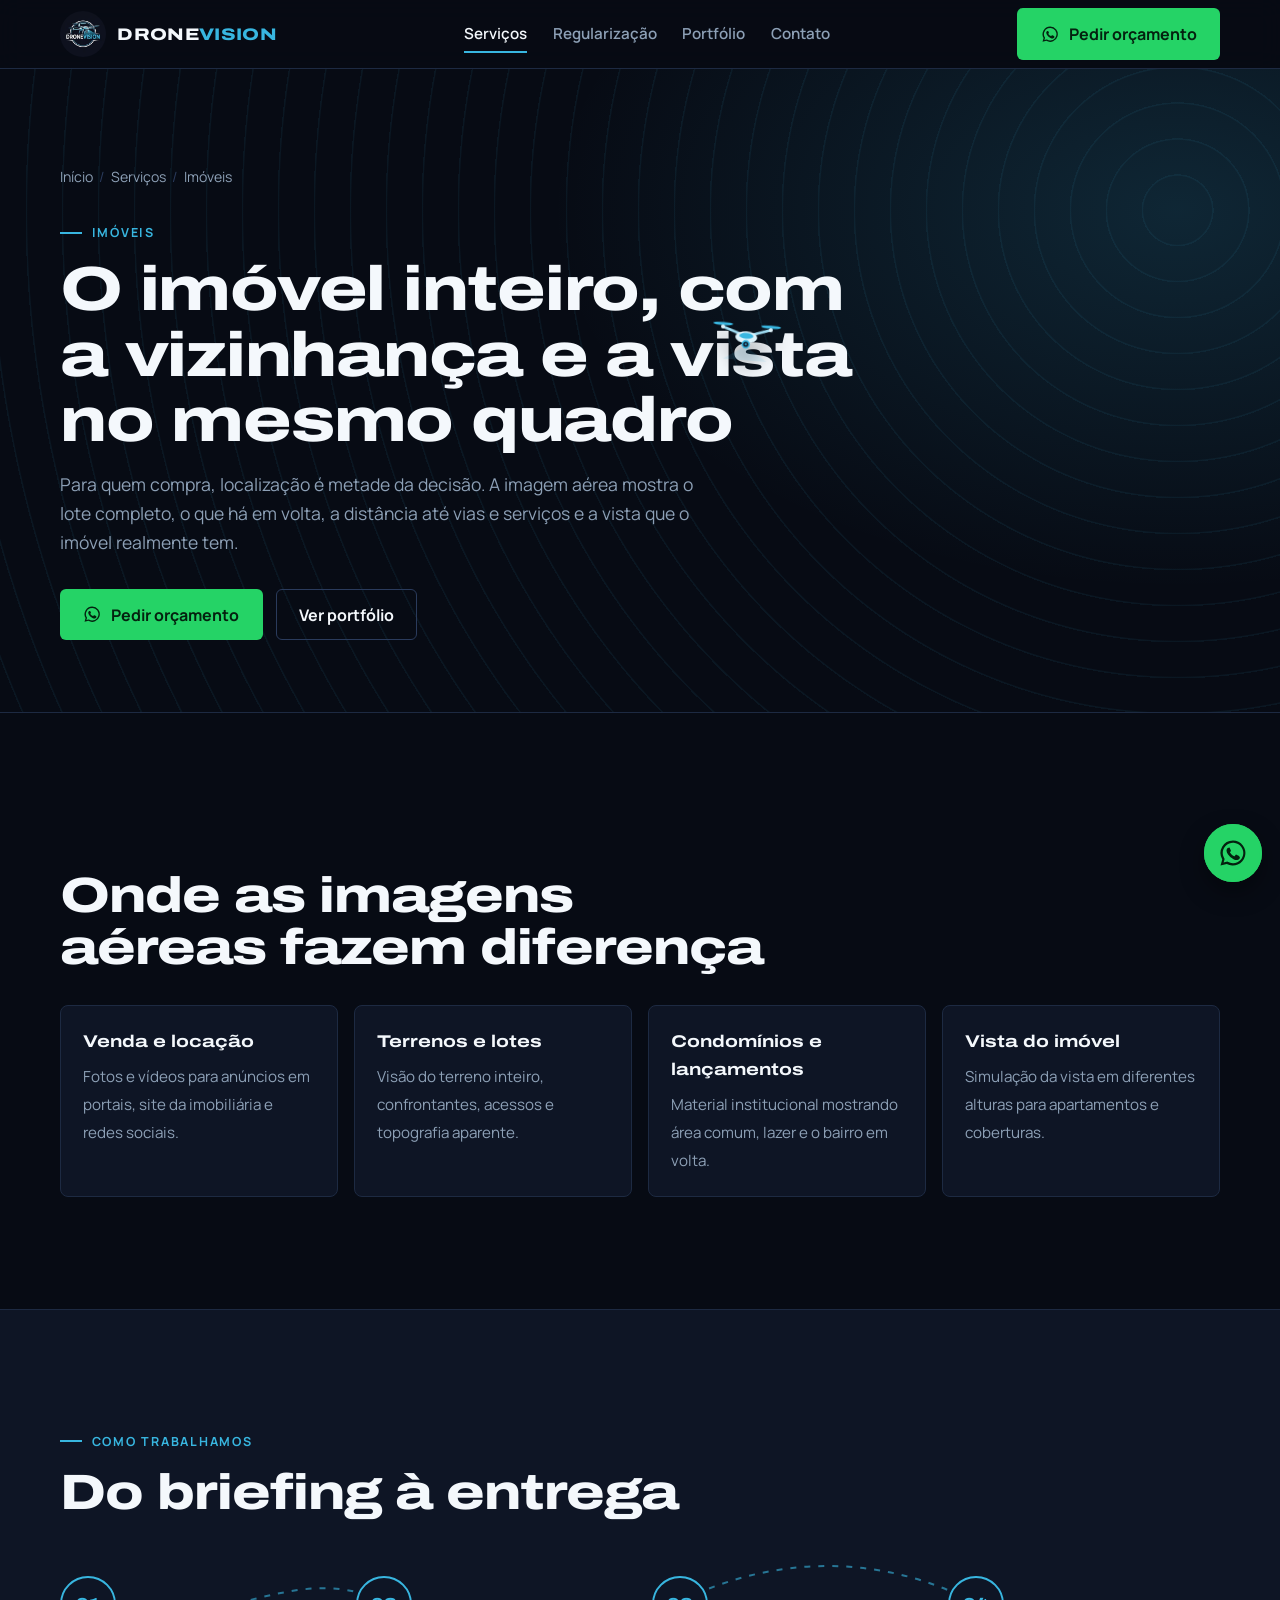
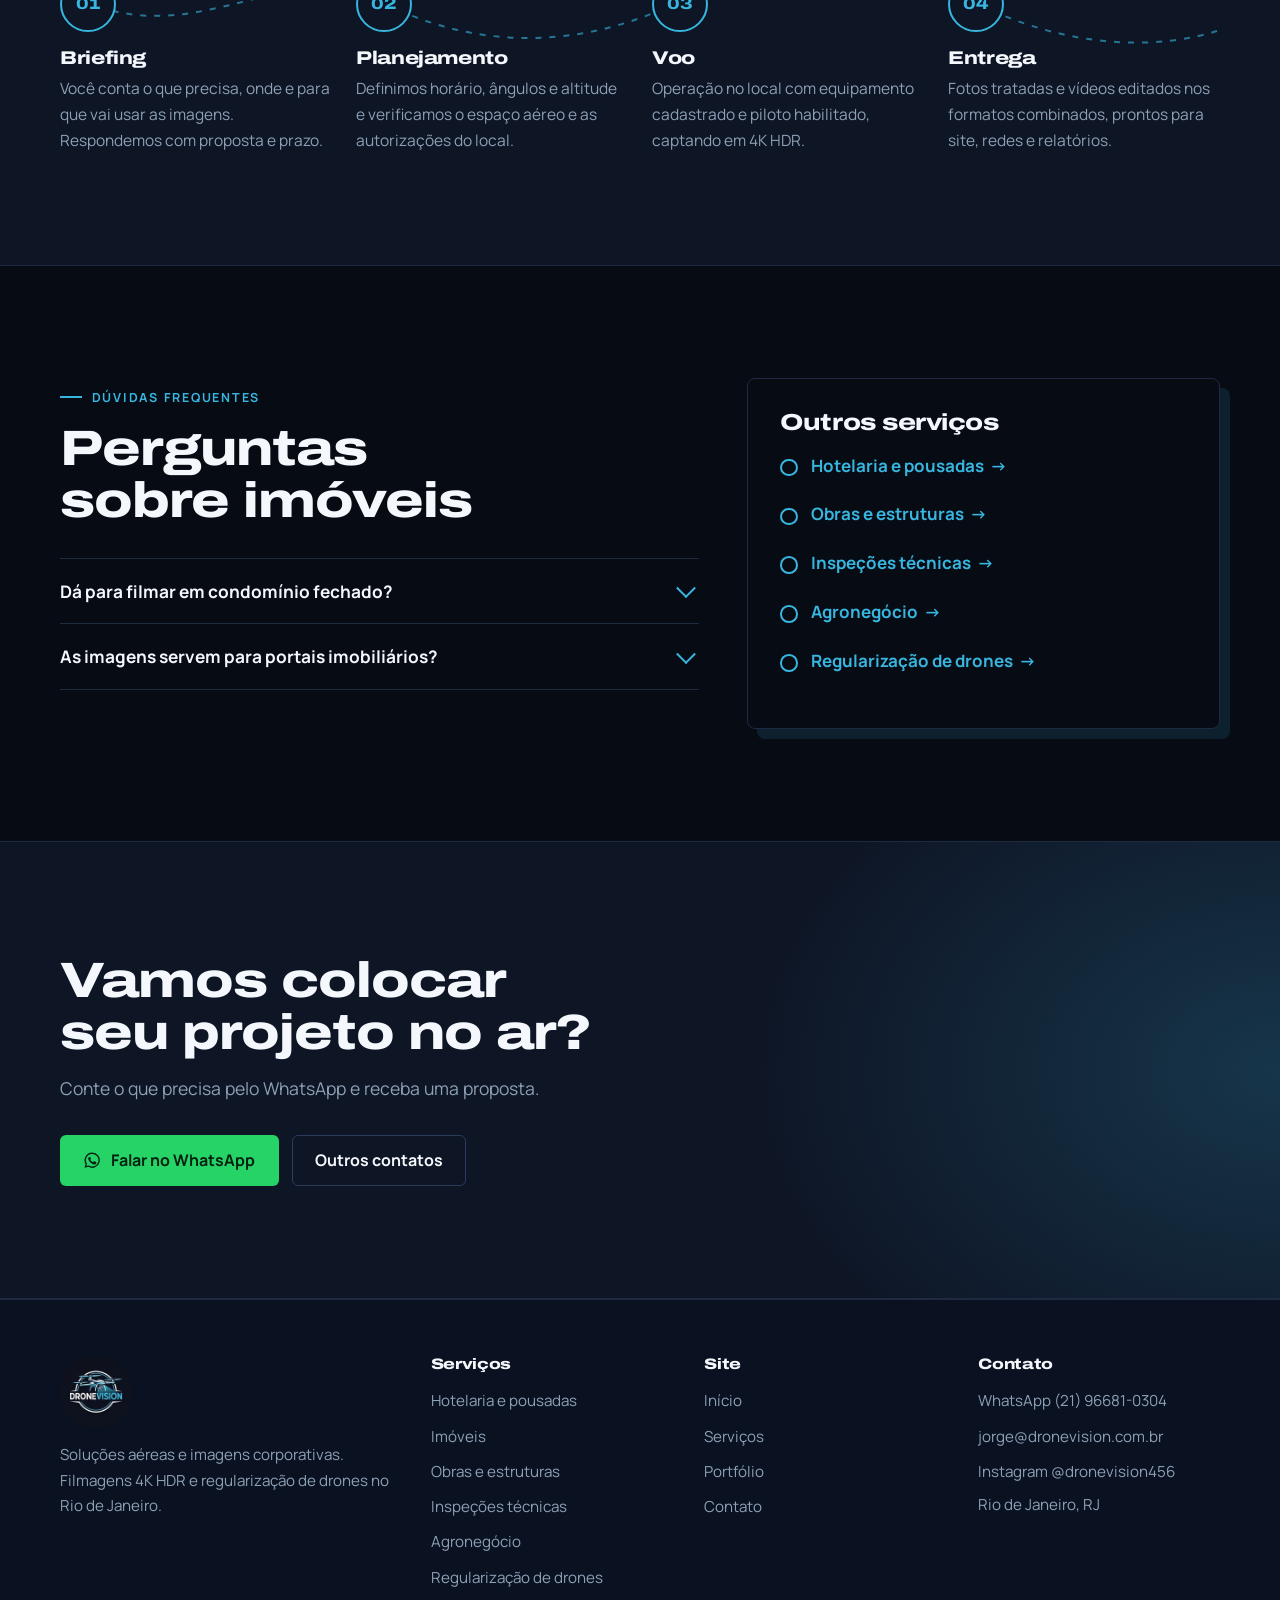
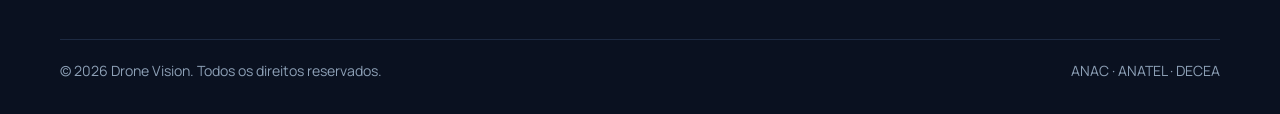
<file: servicos/imoveis/index.html>
<!DOCTYPE html>
<html lang="pt-BR">
<head>
<meta charset="utf-8">
<meta name="viewport" content="width=device-width, initial-scale=1">
<title>Fotos e vídeos aéreos de imóveis com drone no Rio de Janeiro</title>
<meta name="description" content="Imagens aéreas de imóveis, terrenos, condomínios e lançamentos no RJ: vizinhança, acessos, vista e dimensão do lote em fotos e vídeos 4K HDR.">
<meta name="robots" content="index,follow,max-image-preview:large">
<link rel="canonical" href="https://dronevision.com.br/servicos/imoveis/">
<meta name="theme-color" content="#070B14">
<meta property="og:type" content="website">
<meta property="og:locale" content="pt_BR">
<meta property="og:site_name" content="Drone Vision">
<meta property="og:title" content="Fotos e vídeos aéreos de imóveis com drone no Rio de Janeiro">
<meta property="og:description" content="Imagens aéreas de imóveis, terrenos, condomínios e lançamentos no RJ: vizinhança, acessos, vista e dimensão do lote em fotos e vídeos 4K HDR.">
<meta property="og:url" content="https://dronevision.com.br/servicos/imoveis/">
<meta property="og:image" content="https://dronevision.com.br/assets/img/og-dronevision.jpg">
<meta property="og:image:width" content="1200"><meta property="og:image:height" content="630">
<meta name="twitter:card" content="summary_large_image">
<link rel="icon" href="/favicon.png" type="image/png">
<link rel="apple-touch-icon" href="/apple-touch-icon.png">
<link rel="preconnect" href="https://fonts.googleapis.com"><link rel="preconnect" href="https://fonts.gstatic.com" crossorigin>
<link href="https://fonts.googleapis.com/css2?family=Archivo:wdth,wght@125,700..900&family=Manrope:wght@400;600;700&display=swap" rel="stylesheet">

<link rel="stylesheet" href="/assets/css/site.css">
<script type="application/ld+json">{"@context": "https://schema.org", "@graph": [{"@type": "ProfessionalService", "@id": "https://dronevision.com.br/#empresa", "name": "Drone Vision", "description": "Imagens e filmagens aéreas 4K HDR com drone e assessoria em regularização de drones e pilotos (ANAC, ANATEL e DECEA).", "url": "https://dronevision.com.br/", "logo": "https://dronevision.com.br/assets/img/logo-512.png", "image": "https://dronevision.com.br/assets/img/cidade-noite-aerea-01-1920.jpg", "telephone": "+55 21 96681-0304", "email": "jorge@dronevision.com.br", "address": {"@type": "PostalAddress", "addressLocality": "Rio de Janeiro", "addressRegion": "RJ", "addressCountry": "BR"}, "areaServed": {"@type": "State", "name": "Rio de Janeiro"}, "sameAs": ["https://www.instagram.com/dronevision456/"]}, {"@type": "BreadcrumbList", "itemListElement": [{"@type": "ListItem", "position": 1, "name": "Início", "item": "https://dronevision.com.br/"}, {"@type": "ListItem", "position": 2, "name": "Serviços", "item": "https://dronevision.com.br/servicos/"}, {"@type": "ListItem", "position": 3, "name": "Imóveis", "item": "https://dronevision.com.br/servicos/imoveis/"}]}, {"@type": "FAQPage", "mainEntity": [{"@type": "Question", "name": "Dá para filmar em condomínio fechado?", "acceptedAnswer": {"@type": "Answer", "text": "Sim, com autorização da administração do condomínio e respeitando a privacidade dos moradores. Essa autorização é combinada antes do voo."}}, {"@type": "Question", "name": "As imagens servem para portais imobiliários?", "acceptedAnswer": {"@type": "Answer", "text": "Sim. Entregamos as fotos editadas nas proporções usadas pelos principais portais e redes."}}]}, {"@type": "Service", "name": "Fotos e vídeos aéreos de imóveis com drone no Rio de Janeiro", "serviceType": "Filmagem aérea com drone", "description": "Imagens aéreas de imóveis, terrenos, condomínios e lançamentos no RJ: vizinhança, acessos, vista e dimensão do lote em fotos e vídeos 4K HDR.", "provider": {"@id": "https://dronevision.com.br/#empresa"}, "areaServed": {"@type": "State", "name": "Rio de Janeiro"}, "url": "https://dronevision.com.br/servicos/imoveis/"}]}</script>
</head>
<body>
<a class="skip" href="#conteudo">Pular para o conteúdo</a>
<header class="site-head"><div class="wrap">
  <a class="brand" href="/" aria-label="Drone Vision, página inicial"><img src="/assets/img/logo-160.webp" width="46" height="46" alt=""><span>DRONE<b>VISION</b></span></a>
  <nav class="nav" id="nav" aria-label="Principal"><a href="/servicos/" aria-current=page>Serviços</a><a href="/regularizacao-de-drones/">Regularização</a><a href="/portfolio/">Portfólio</a><a href="/contato/">Contato</a><a class="btn btn-wa" href="https://wa.me/5521966810304?text=Ol%C3%A1%21%20Quero%20um%20or%C3%A7amento." target="_blank" rel="noopener"><svg viewBox="0 0 24 24" fill="currentColor" aria-hidden="true"><path d="M12 2a10 10 0 0 0-8.6 15.1L2 22l5-1.3A10 10 0 1 0 12 2Zm0 18.2a8.2 8.2 0 0 1-4.2-1.2l-.3-.2-3 .8.8-2.9-.2-.3A8.2 8.2 0 1 1 12 20.2Zm4.5-6.1c-.2-.1-1.5-.7-1.7-.8-.2-.1-.4-.1-.6.1l-.8 1c-.1.2-.3.2-.5.1a6.7 6.7 0 0 1-3.3-2.9c-.3-.4.3-.4.7-1.3.1-.2 0-.3 0-.4l-.8-1.8c-.2-.5-.4-.4-.6-.4h-.5a1 1 0 0 0-.7.3 3 3 0 0 0-.9 2.2 5.2 5.2 0 0 0 1.1 2.7 11.8 11.8 0 0 0 4.5 4c1.7.7 2.3.8 3.2.6.5-.1 1.5-.6 1.7-1.2.2-.6.2-1.1.2-1.2-.1-.1-.3-.2-.5-.3Z"/></svg>Pedir orçamento</a></nav>
  <a class="btn btn-wa head-cta" href="https://wa.me/5521966810304?text=Ol%C3%A1%21%20Quero%20um%20or%C3%A7amento." target="_blank" rel="noopener"><svg viewBox="0 0 24 24" fill="currentColor" aria-hidden="true"><path d="M12 2a10 10 0 0 0-8.6 15.1L2 22l5-1.3A10 10 0 1 0 12 2Zm0 18.2a8.2 8.2 0 0 1-4.2-1.2l-.3-.2-3 .8.8-2.9-.2-.3A8.2 8.2 0 1 1 12 20.2Zm4.5-6.1c-.2-.1-1.5-.7-1.7-.8-.2-.1-.4-.1-.6.1l-.8 1c-.1.2-.3.2-.5.1a6.7 6.7 0 0 1-3.3-2.9c-.3-.4.3-.4.7-1.3.1-.2 0-.3 0-.4l-.8-1.8c-.2-.5-.4-.4-.6-.4h-.5a1 1 0 0 0-.7.3 3 3 0 0 0-.9 2.2 5.2 5.2 0 0 0 1.1 2.7 11.8 11.8 0 0 0 4.5 4c1.7.7 2.3.8 3.2.6.5-.1 1.5-.6 1.7-1.2.2-.6.2-1.1.2-1.2-.1-.1-.3-.2-.5-.3Z"/></svg>Pedir orçamento</a>
  <button class="menu-btn" type="button" aria-label="Abrir menu" aria-controls="nav" aria-expanded="false"><i></i><i></i><i></i></button>
</div></header>
<main id="conteudo">
<section class="page-hero"><div class="wrap">
  <nav aria-label="Trilha"><ol class="crumbs"><li><a href="/">Início</a></li><li><a href="/servicos/">Serviços</a></li><li aria-current="page">Imóveis</li></ol></nav>
  <span class="eyebrow rv">Imóveis</span>
  <h1 class="rv">O imóvel inteiro, com a vizinhança e a vista no mesmo quadro</h1>
  <p class="lead rv">Para quem compra, localização é metade da decisão. A imagem aérea mostra o lote completo, o que há em volta, a distância até vias e serviços e a vista que o imóvel realmente tem.</p>
  <div class="cta rv" style="margin-top:2rem"><a class="btn btn-wa" href="https://wa.me/5521966810304?text=Ol%C3%A1%21%20Quero%20um%20or%C3%A7amento%20de%20imagens%20a%C3%A9reas%20para%20im%C3%B3veis." target="_blank" rel="noopener"><svg viewBox="0 0 24 24" fill="currentColor" aria-hidden="true"><path d="M12 2a10 10 0 0 0-8.6 15.1L2 22l5-1.3A10 10 0 1 0 12 2Zm0 18.2a8.2 8.2 0 0 1-4.2-1.2l-.3-.2-3 .8.8-2.9-.2-.3A8.2 8.2 0 1 1 12 20.2Zm4.5-6.1c-.2-.1-1.5-.7-1.7-.8-.2-.1-.4-.1-.6.1l-.8 1c-.1.2-.3.2-.5.1a6.7 6.7 0 0 1-3.3-2.9c-.3-.4.3-.4.7-1.3.1-.2 0-.3 0-.4l-.8-1.8c-.2-.5-.4-.4-.6-.4h-.5a1 1 0 0 0-.7.3 3 3 0 0 0-.9 2.2 5.2 5.2 0 0 0 1.1 2.7 11.8 11.8 0 0 0 4.5 4c1.7.7 2.3.8 3.2.6.5-.1 1.5-.6 1.7-1.2.2-.6.2-1.1.2-1.2-.1-.1-.3-.2-.5-.3Z"/></svg>Pedir orçamento</a><a class="btn btn-ghost" href="/portfolio/">Ver portfólio</a></div>
</div></section>
<section><div class="wrap">
  <span class="eyebrow rv">Aplicações</span>
  <h2 class="rv">Onde as imagens aéreas fazem diferença</h2>
  <ul class="uses"><li class="rv" style="--d:0"><b>Venda e locação</b><span>Fotos e vídeos para anúncios em portais, site da imobiliária e redes sociais.</span></li><li class="rv" style="--d:1"><b>Terrenos e lotes</b><span>Visão do terreno inteiro, confrontantes, acessos e topografia aparente.</span></li><li class="rv" style="--d:2"><b>Condomínios e lançamentos</b><span>Material institucional mostrando área comum, lazer e o bairro em volta.</span></li><li class="rv" style="--d:3"><b>Vista do imóvel</b><span>Simulação da vista em diferentes alturas para apartamentos e coberturas.</span></li></ul>
</div></section>

<section class="alt"><div class="wrap">
  <span class="eyebrow rv">Como trabalhamos</span>
  <h2 class="rv">Do briefing à entrega</h2>
  <div class="flight">
  <svg class="route" viewBox="0 0 1160 60" preserveAspectRatio="none" aria-hidden="true">
    <path d="M26 2 C 140 50, 230 -46, 322 2 S 520 50, 618 2 S 820 -46, 914 2 S 1100 50, 1160 30"/>
    <path class="trail" d="M26 2 C 140 50, 230 -46, 322 2 S 520 50, 618 2 S 820 -46, 914 2 S 1100 50, 1160 30"/>
    <g class="route-drone" fill="#38B6E0"><rect x="10" y="10" width="16" height="8" rx="4"/><rect x="0" y="6" width="12" height="2" rx="1"/><rect x="24" y="6" width="12" height="2" rx="1"/></g>
  </svg>
  <ol class="steps"><li class="rv" style="--d:0"><h3>Briefing</h3><p>Você conta o que precisa, onde e para que vai usar as imagens. Respondemos com proposta e prazo.</p></li><li class="rv" style="--d:1"><h3>Planejamento</h3><p>Definimos horário, ângulos e altitude e verificamos o espaço aéreo e as autorizações do local.</p></li><li class="rv" style="--d:2"><h3>Voo</h3><p>Operação no local com equipamento cadastrado e piloto habilitado, captando em 4K HDR.</p></li><li class="rv" style="--d:3"><h3>Entrega</h3><p>Fotos tratadas e vídeos editados nos formatos combinados, prontos para site, redes e relatórios.</p></li></ol>
</div>
</div></section>
<section><div class="wrap split">
  <div><span class="eyebrow rv">Dúvidas frequentes</span><h2 class="rv">Perguntas sobre imóveis</h2><div class="faq"><details><summary>Dá para filmar em condomínio fechado?</summary><p>Sim, com autorização da administração do condomínio e respeitando a privacidade dos moradores. Essa autorização é combinada antes do voo.</p></details><details><summary>As imagens servem para portais imobiliários?</summary><p>Sim. Entregamos as fotos editadas nas proporções usadas pelos principais portais e redes.</p></details></div></div>
  <aside class="box rv" style="--d:1"><h3>Outros serviços</h3><ul class="ck" style="margin:1rem 0 0"><li><a class="link" href="/servicos/hotelaria-e-pousadas/">Hotelaria e pousadas</a></li><li><a class="link" href="/servicos/obras-e-estruturas/">Obras e estruturas</a></li><li><a class="link" href="/servicos/inspecoes-tecnicas/">Inspeções técnicas</a></li><li><a class="link" href="/servicos/agronegocio/">Agronegócio</a></li><li><a class="link" href="/regularizacao-de-drones/">Regularização de drones</a></li></ul></aside>
</div></section>
<section class="band"><div class="wrap">
  <div class="rv"><h2>Vamos colocar seu projeto no ar?</h2><p class="lead">Conte o que precisa pelo WhatsApp e receba uma proposta.</p></div>
  <div class="cta rv" style="--d:1"><a class="btn btn-wa" href="https://wa.me/5521966810304?text=Ol%C3%A1%21%20Quero%20um%20or%C3%A7amento%20de%20imagens%20a%C3%A9reas%20para%20im%C3%B3veis." target="_blank" rel="noopener"><svg viewBox="0 0 24 24" fill="currentColor" aria-hidden="true"><path d="M12 2a10 10 0 0 0-8.6 15.1L2 22l5-1.3A10 10 0 1 0 12 2Zm0 18.2a8.2 8.2 0 0 1-4.2-1.2l-.3-.2-3 .8.8-2.9-.2-.3A8.2 8.2 0 1 1 12 20.2Zm4.5-6.1c-.2-.1-1.5-.7-1.7-.8-.2-.1-.4-.1-.6.1l-.8 1c-.1.2-.3.2-.5.1a6.7 6.7 0 0 1-3.3-2.9c-.3-.4.3-.4.7-1.3.1-.2 0-.3 0-.4l-.8-1.8c-.2-.5-.4-.4-.6-.4h-.5a1 1 0 0 0-.7.3 3 3 0 0 0-.9 2.2 5.2 5.2 0 0 0 1.1 2.7 11.8 11.8 0 0 0 4.5 4c1.7.7 2.3.8 3.2.6.5-.1 1.5-.6 1.7-1.2.2-.6.2-1.1.2-1.2-.1-.1-.3-.2-.5-.3Z"/></svg>Falar no WhatsApp</a><a class="btn btn-ghost" href="/contato/">Outros contatos</a></div>
</div></section>
</main>
<footer class="site-foot"><div class="wrap">
  <div><img src="/assets/img/logo-160.webp" width="72" height="72" alt="Drone Vision" loading="lazy"><p>Soluções aéreas e imagens corporativas. Filmagens 4K HDR e regularização de drones no Rio de Janeiro.</p></div>
  <div><h2>Serviços</h2><ul><li><a href="/servicos/hotelaria-e-pousadas/">Hotelaria e pousadas</a></li><li><a href="/servicos/imoveis/">Imóveis</a></li><li><a href="/servicos/obras-e-estruturas/">Obras e estruturas</a></li><li><a href="/servicos/inspecoes-tecnicas/">Inspeções técnicas</a></li><li><a href="/servicos/agronegocio/">Agronegócio</a></li><li><a href="/regularizacao-de-drones/">Regularização de drones</a></li></ul></div>
  <div><h2>Site</h2><ul><li><a href="/">Início</a></li><li><a href="/servicos/">Serviços</a></li><li><a href="/portfolio/">Portfólio</a></li><li><a href="/contato/">Contato</a></li></ul></div>
  <div><h2>Contato</h2><ul><li><a href="https://wa.me/5521966810304" target="_blank" rel="noopener">WhatsApp (21) 96681-0304</a></li><li><a href="mailto:jorge@dronevision.com.br">jorge@dronevision.com.br</a></li><li><a href="https://www.instagram.com/dronevision456/" target="_blank" rel="noopener">Instagram @dronevision456</a></li><li><p>Rio de Janeiro, RJ</p></li></ul></div>
  <div class="copy"><p>© <span data-year>2026</span> Drone Vision. Todos os direitos reservados.</p><p>ANAC · ANATEL · DECEA</p></div>
</div></footer>
<a class="wa-float" href="https://wa.me/5521966810304?text=Ol%C3%A1%21%20Quero%20um%20or%C3%A7amento." target="_blank" rel="noopener" aria-label="Conversar no WhatsApp"><svg viewBox="0 0 24 24" fill="currentColor" aria-hidden="true"><path d="M12 2a10 10 0 0 0-8.6 15.1L2 22l5-1.3A10 10 0 1 0 12 2Zm0 18.2a8.2 8.2 0 0 1-4.2-1.2l-.3-.2-3 .8.8-2.9-.2-.3A8.2 8.2 0 1 1 12 20.2Zm4.5-6.1c-.2-.1-1.5-.7-1.7-.8-.2-.1-.4-.1-.6.1l-.8 1c-.1.2-.3.2-.5.1a6.7 6.7 0 0 1-3.3-2.9c-.3-.4.3-.4.7-1.3.1-.2 0-.3 0-.4l-.8-1.8c-.2-.5-.4-.4-.6-.4h-.5a1 1 0 0 0-.7.3 3 3 0 0 0-.9 2.2 5.2 5.2 0 0 0 1.1 2.7 11.8 11.8 0 0 0 4.5 4c1.7.7 2.3.8 3.2.6.5-.1 1.5-.6 1.7-1.2.2-.6.2-1.1.2-1.2-.1-.1-.3-.2-.5-.3Z"/></svg></a>
<svg id="mini" viewBox="0 0 72 44" aria-hidden="true">
  <path d="M36 30 L58 44 L14 44Z" fill="#38B6E0" opacity=".12"/>
  <g stroke="#9fdcf2" stroke-width="2.4" stroke-linecap="round"><path d="M36 20 L12 12M36 20 L60 12"/></g>
  <ellipse cx="36" cy="21" rx="11" ry="6" fill="#dff3fb"/><ellipse cx="36" cy="19.5" rx="7" ry="3" fill="#38B6E0"/>
  <circle cx="36" cy="28" r="3.4" fill="#0E1525" stroke="#38B6E0" stroke-width="1.6"/><circle cx="36" cy="28" r="1" fill="#38B6E0"/>
  <g fill="#38B6E0"><ellipse class="rot" cx="12" cy="9" rx="10" ry="1.6"/><ellipse class="rot" cx="60" cy="9" rx="10" ry="1.6"/></g>
  <circle cx="12" cy="12" r="2" fill="#dff3fb"/><circle cx="60" cy="12" r="2" fill="#dff3fb"/>
</svg>
<script src="/assets/js/site.js" defer></script>
</body>
</html>
</file>
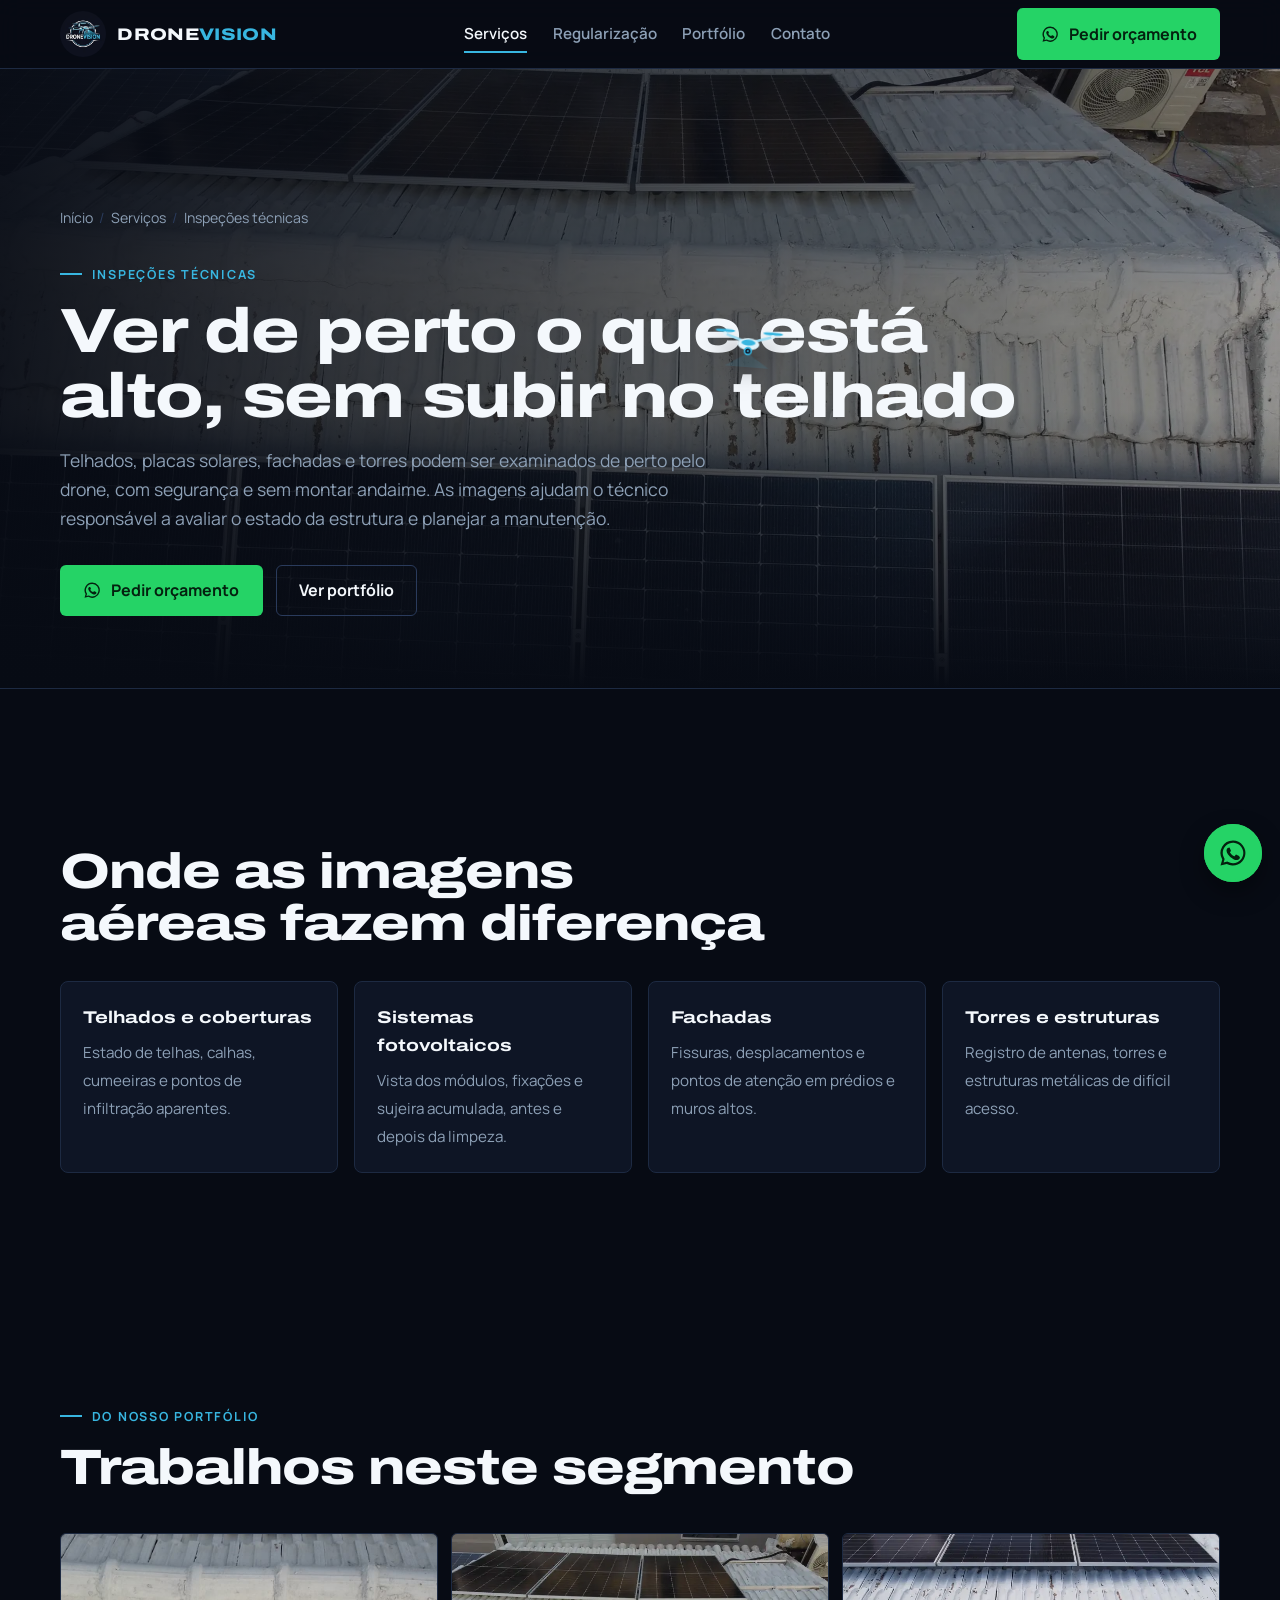
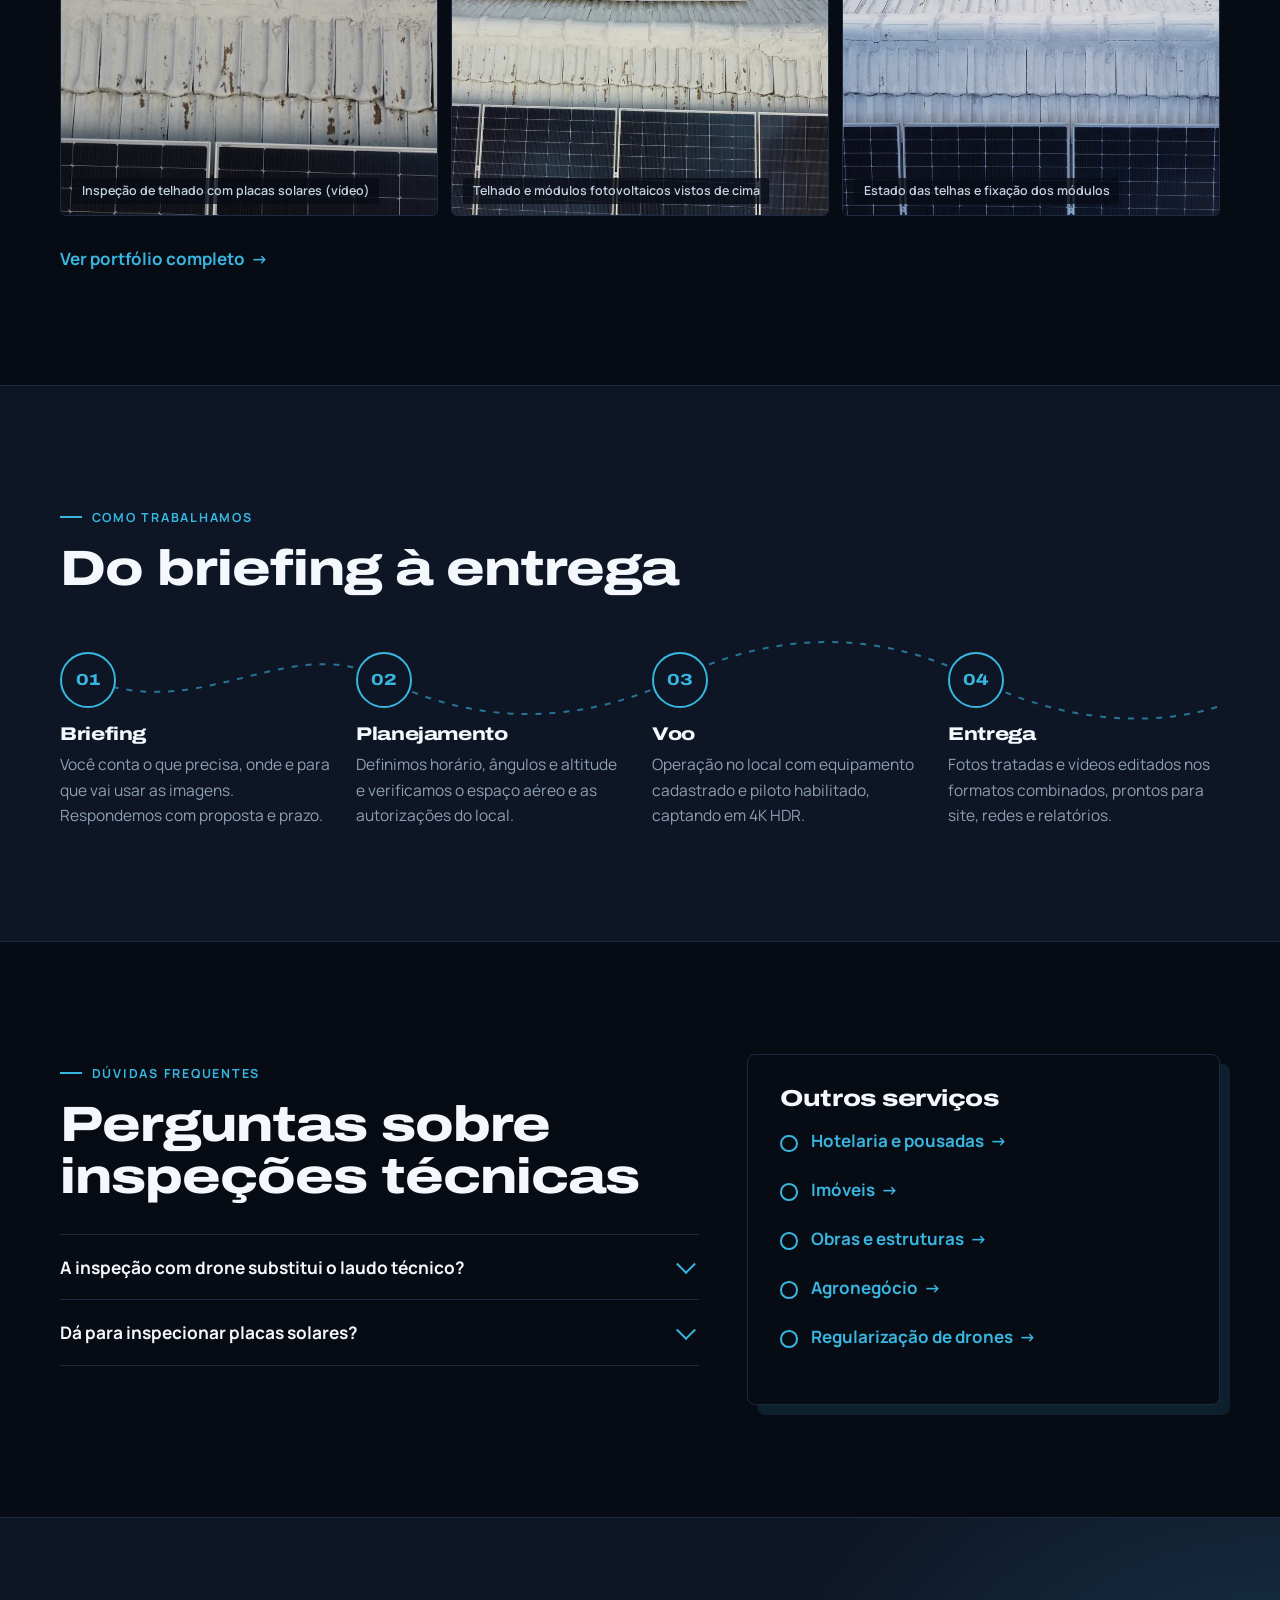
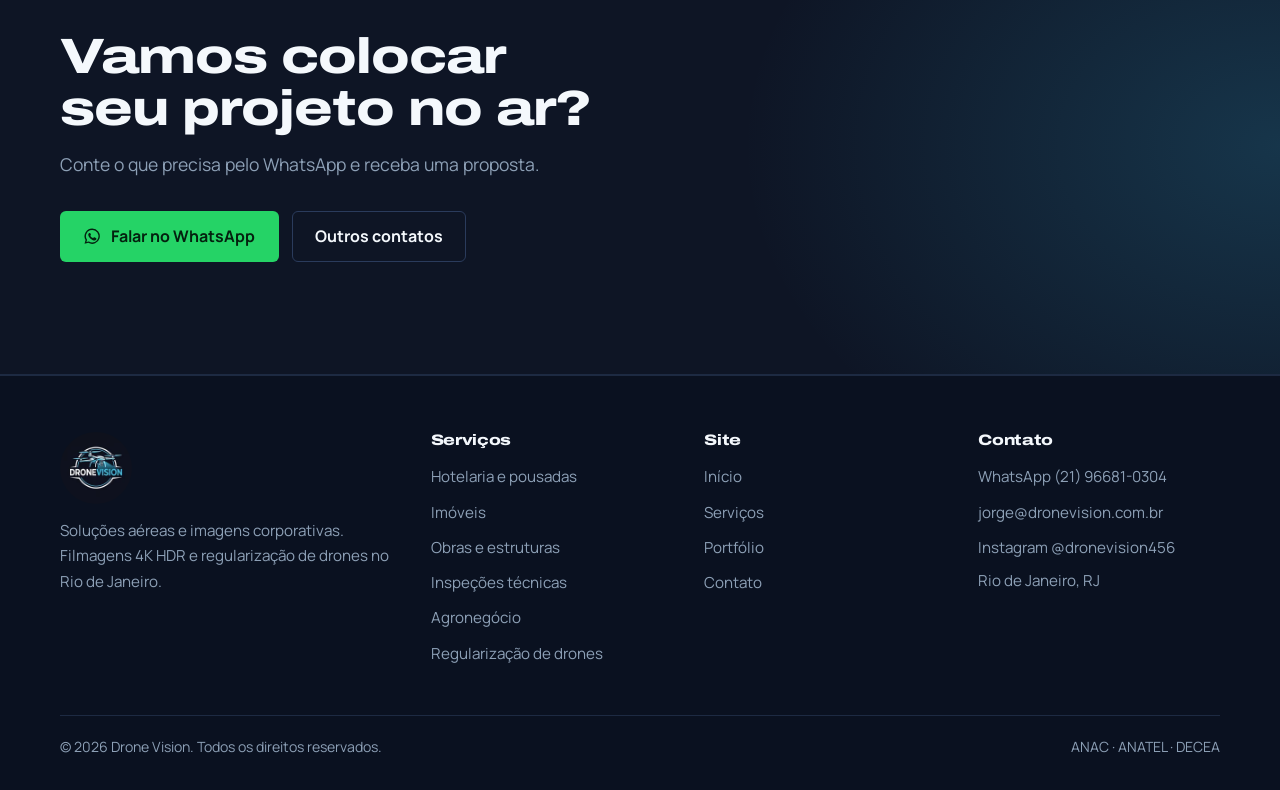
<file: servicos/inspecoes-tecnicas/index.html>
<!DOCTYPE html>
<html lang="pt-BR">
<head>
<meta charset="utf-8">
<meta name="viewport" content="width=device-width, initial-scale=1">
<title>Inspeção com drone de telhados, placas solares e fachadas | RJ</title>
<meta name="description" content="Inspeção visual com drone no Rio de Janeiro: telhados, sistemas fotovoltaicos, fachadas e estruturas de difícil acesso, com imagens nítidas e sem andaime.">
<meta name="robots" content="index,follow,max-image-preview:large">
<link rel="canonical" href="https://dronevision.com.br/servicos/inspecoes-tecnicas/">
<meta name="theme-color" content="#070B14">
<meta property="og:type" content="website">
<meta property="og:locale" content="pt_BR">
<meta property="og:site_name" content="Drone Vision">
<meta property="og:title" content="Inspeção com drone de telhados, placas solares e fachadas | RJ">
<meta property="og:description" content="Inspeção visual com drone no Rio de Janeiro: telhados, sistemas fotovoltaicos, fachadas e estruturas de difícil acesso, com imagens nítidas e sem andaime.">
<meta property="og:url" content="https://dronevision.com.br/servicos/inspecoes-tecnicas/">
<meta property="og:image" content="https://dronevision.com.br/assets/img/og-dronevision.jpg">
<meta property="og:image:width" content="1200"><meta property="og:image:height" content="630">
<meta name="twitter:card" content="summary_large_image">
<link rel="icon" href="/favicon.png" type="image/png">
<link rel="apple-touch-icon" href="/apple-touch-icon.png">
<link rel="preconnect" href="https://fonts.googleapis.com"><link rel="preconnect" href="https://fonts.gstatic.com" crossorigin>
<link href="https://fonts.googleapis.com/css2?family=Archivo:wdth,wght@125,700..900&family=Manrope:wght@400;600;700&display=swap" rel="stylesheet">
<link rel="preload" as="image" href="/assets/img/inspecao-telhado-solar-01-1920.webp" fetchpriority="high">
<link rel="stylesheet" href="/assets/css/site.css">
<script type="application/ld+json">{"@context": "https://schema.org", "@graph": [{"@type": "ProfessionalService", "@id": "https://dronevision.com.br/#empresa", "name": "Drone Vision", "description": "Imagens e filmagens aéreas 4K HDR com drone e assessoria em regularização de drones e pilotos (ANAC, ANATEL e DECEA).", "url": "https://dronevision.com.br/", "logo": "https://dronevision.com.br/assets/img/logo-512.png", "image": "https://dronevision.com.br/assets/img/cidade-noite-aerea-01-1920.jpg", "telephone": "+55 21 96681-0304", "email": "jorge@dronevision.com.br", "address": {"@type": "PostalAddress", "addressLocality": "Rio de Janeiro", "addressRegion": "RJ", "addressCountry": "BR"}, "areaServed": {"@type": "State", "name": "Rio de Janeiro"}, "sameAs": ["https://www.instagram.com/dronevision456/"]}, {"@type": "BreadcrumbList", "itemListElement": [{"@type": "ListItem", "position": 1, "name": "Início", "item": "https://dronevision.com.br/"}, {"@type": "ListItem", "position": 2, "name": "Serviços", "item": "https://dronevision.com.br/servicos/"}, {"@type": "ListItem", "position": 3, "name": "Inspeções técnicas", "item": "https://dronevision.com.br/servicos/inspecoes-tecnicas/"}]}, {"@type": "FAQPage", "mainEntity": [{"@type": "Question", "name": "A inspeção com drone substitui o laudo técnico?", "acceptedAnswer": {"@type": "Answer", "text": "Não. O drone gera as imagens; a avaliação e o laudo são do engenheiro ou técnico responsável. Nosso trabalho é entregar material nítido para essa análise."}}, {"@type": "Question", "name": "Dá para inspecionar placas solares?", "acceptedAnswer": {"@type": "Answer", "text": "Sim. É possível registrar os módulos, a fixação e o estado do telhado em volta, como no trabalho que aparece no nosso portfólio."}}]}, {"@type": "Service", "name": "Inspeção com drone de telhados, placas solares e fachadas", "serviceType": "Filmagem aérea com drone", "description": "Inspeção visual com drone no Rio de Janeiro: telhados, sistemas fotovoltaicos, fachadas e estruturas de difícil acesso, com imagens nítidas e sem andaime.", "provider": {"@id": "https://dronevision.com.br/#empresa"}, "areaServed": {"@type": "State", "name": "Rio de Janeiro"}, "url": "https://dronevision.com.br/servicos/inspecoes-tecnicas/"}]}</script>
</head>
<body>
<a class="skip" href="#conteudo">Pular para o conteúdo</a>
<header class="site-head"><div class="wrap">
  <a class="brand" href="/" aria-label="Drone Vision, página inicial"><img src="/assets/img/logo-160.webp" width="46" height="46" alt=""><span>DRONE<b>VISION</b></span></a>
  <nav class="nav" id="nav" aria-label="Principal"><a href="/servicos/" aria-current=page>Serviços</a><a href="/regularizacao-de-drones/">Regularização</a><a href="/portfolio/">Portfólio</a><a href="/contato/">Contato</a><a class="btn btn-wa" href="https://wa.me/5521966810304?text=Ol%C3%A1%21%20Quero%20um%20or%C3%A7amento." target="_blank" rel="noopener"><svg viewBox="0 0 24 24" fill="currentColor" aria-hidden="true"><path d="M12 2a10 10 0 0 0-8.6 15.1L2 22l5-1.3A10 10 0 1 0 12 2Zm0 18.2a8.2 8.2 0 0 1-4.2-1.2l-.3-.2-3 .8.8-2.9-.2-.3A8.2 8.2 0 1 1 12 20.2Zm4.5-6.1c-.2-.1-1.5-.7-1.7-.8-.2-.1-.4-.1-.6.1l-.8 1c-.1.2-.3.2-.5.1a6.7 6.7 0 0 1-3.3-2.9c-.3-.4.3-.4.7-1.3.1-.2 0-.3 0-.4l-.8-1.8c-.2-.5-.4-.4-.6-.4h-.5a1 1 0 0 0-.7.3 3 3 0 0 0-.9 2.2 5.2 5.2 0 0 0 1.1 2.7 11.8 11.8 0 0 0 4.5 4c1.7.7 2.3.8 3.2.6.5-.1 1.5-.6 1.7-1.2.2-.6.2-1.1.2-1.2-.1-.1-.3-.2-.5-.3Z"/></svg>Pedir orçamento</a></nav>
  <a class="btn btn-wa head-cta" href="https://wa.me/5521966810304?text=Ol%C3%A1%21%20Quero%20um%20or%C3%A7amento." target="_blank" rel="noopener"><svg viewBox="0 0 24 24" fill="currentColor" aria-hidden="true"><path d="M12 2a10 10 0 0 0-8.6 15.1L2 22l5-1.3A10 10 0 1 0 12 2Zm0 18.2a8.2 8.2 0 0 1-4.2-1.2l-.3-.2-3 .8.8-2.9-.2-.3A8.2 8.2 0 1 1 12 20.2Zm4.5-6.1c-.2-.1-1.5-.7-1.7-.8-.2-.1-.4-.1-.6.1l-.8 1c-.1.2-.3.2-.5.1a6.7 6.7 0 0 1-3.3-2.9c-.3-.4.3-.4.7-1.3.1-.2 0-.3 0-.4l-.8-1.8c-.2-.5-.4-.4-.6-.4h-.5a1 1 0 0 0-.7.3 3 3 0 0 0-.9 2.2 5.2 5.2 0 0 0 1.1 2.7 11.8 11.8 0 0 0 4.5 4c1.7.7 2.3.8 3.2.6.5-.1 1.5-.6 1.7-1.2.2-.6.2-1.1.2-1.2-.1-.1-.3-.2-.5-.3Z"/></svg>Pedir orçamento</a>
  <button class="menu-btn" type="button" aria-label="Abrir menu" aria-controls="nav" aria-expanded="false"><i></i><i></i><i></i></button>
</div></header>
<main id="conteudo">
<section class="page-hero has-img"><div class="ph-img"><img src="/assets/img/inspecao-telhado-solar-01-1920.webp" srcset="/assets/img/inspecao-telhado-solar-01-960.webp 960w, /assets/img/inspecao-telhado-solar-01-1920.webp 1920w" sizes="100vw" width="1920" height="1080" alt="" fetchpriority="high"></div><div class="wrap">
  <nav aria-label="Trilha"><ol class="crumbs"><li><a href="/">Início</a></li><li><a href="/servicos/">Serviços</a></li><li aria-current="page">Inspeções técnicas</li></ol></nav>
  <span class="eyebrow rv">Inspeções técnicas</span>
  <h1 class="rv">Ver de perto o que está alto, sem subir no telhado</h1>
  <p class="lead rv">Telhados, placas solares, fachadas e torres podem ser examinados de perto pelo drone, com segurança e sem montar andaime. As imagens ajudam o técnico responsável a avaliar o estado da estrutura e planejar a manutenção.</p>
  <div class="cta rv" style="margin-top:2rem"><a class="btn btn-wa" href="https://wa.me/5521966810304?text=Ol%C3%A1%21%20Quero%20um%20or%C3%A7amento%20de%20imagens%20a%C3%A9reas%20para%20inspe%C3%A7%C3%B5es%20t%C3%A9cnicas." target="_blank" rel="noopener"><svg viewBox="0 0 24 24" fill="currentColor" aria-hidden="true"><path d="M12 2a10 10 0 0 0-8.6 15.1L2 22l5-1.3A10 10 0 1 0 12 2Zm0 18.2a8.2 8.2 0 0 1-4.2-1.2l-.3-.2-3 .8.8-2.9-.2-.3A8.2 8.2 0 1 1 12 20.2Zm4.5-6.1c-.2-.1-1.5-.7-1.7-.8-.2-.1-.4-.1-.6.1l-.8 1c-.1.2-.3.2-.5.1a6.7 6.7 0 0 1-3.3-2.9c-.3-.4.3-.4.7-1.3.1-.2 0-.3 0-.4l-.8-1.8c-.2-.5-.4-.4-.6-.4h-.5a1 1 0 0 0-.7.3 3 3 0 0 0-.9 2.2 5.2 5.2 0 0 0 1.1 2.7 11.8 11.8 0 0 0 4.5 4c1.7.7 2.3.8 3.2.6.5-.1 1.5-.6 1.7-1.2.2-.6.2-1.1.2-1.2-.1-.1-.3-.2-.5-.3Z"/></svg>Pedir orçamento</a><a class="btn btn-ghost" href="/portfolio/">Ver portfólio</a></div>
</div></section>
<section><div class="wrap">
  <span class="eyebrow rv">Aplicações</span>
  <h2 class="rv">Onde as imagens aéreas fazem diferença</h2>
  <ul class="uses"><li class="rv" style="--d:0"><b>Telhados e coberturas</b><span>Estado de telhas, calhas, cumeeiras e pontos de infiltração aparentes.</span></li><li class="rv" style="--d:1"><b>Sistemas fotovoltaicos</b><span>Vista dos módulos, fixações e sujeira acumulada, antes e depois da limpeza.</span></li><li class="rv" style="--d:2"><b>Fachadas</b><span>Fissuras, desplacamentos e pontos de atenção em prédios e muros altos.</span></li><li class="rv" style="--d:3"><b>Torres e estruturas</b><span>Registro de antenas, torres e estruturas metálicas de difícil acesso.</span></li></ul>
</div></section>
<section><div class="wrap"><span class="eyebrow rv">Do nosso portfólio</span><h2 class="rv">Trabalhos neste segmento</h2><div class="strip three"><figure class="rv" style="--d:0"><img src="/assets/video/inspecao-telhado-solar-poster.jpg" width="960" height="540" alt="Inspeção de telhado com placas solares (vídeo)" loading="lazy" decoding="async"><figcaption>Inspeção de telhado com placas solares (vídeo)</figcaption></figure><figure class="rv" style="--d:1"><img src="/assets/img/inspecao-telhado-solar-01-960.webp" width="960" height="540" alt="Telhado e módulos fotovoltaicos vistos de cima" loading="lazy" decoding="async"><figcaption>Telhado e módulos fotovoltaicos vistos de cima</figcaption></figure><figure class="rv" style="--d:2"><img src="/assets/img/inspecao-telhado-solar-03-960.webp" width="960" height="540" alt="Estado das telhas e fixação dos módulos" loading="lazy" decoding="async"><figcaption>Estado das telhas e fixação dos módulos</figcaption></figure></div><p style="margin-top:1.8rem" class="rv"><a class="link" href="/portfolio/">Ver portfólio completo</a></p></div></section>
<section class="alt"><div class="wrap">
  <span class="eyebrow rv">Como trabalhamos</span>
  <h2 class="rv">Do briefing à entrega</h2>
  <div class="flight">
  <svg class="route" viewBox="0 0 1160 60" preserveAspectRatio="none" aria-hidden="true">
    <path d="M26 2 C 140 50, 230 -46, 322 2 S 520 50, 618 2 S 820 -46, 914 2 S 1100 50, 1160 30"/>
    <path class="trail" d="M26 2 C 140 50, 230 -46, 322 2 S 520 50, 618 2 S 820 -46, 914 2 S 1100 50, 1160 30"/>
    <g class="route-drone" fill="#38B6E0"><rect x="10" y="10" width="16" height="8" rx="4"/><rect x="0" y="6" width="12" height="2" rx="1"/><rect x="24" y="6" width="12" height="2" rx="1"/></g>
  </svg>
  <ol class="steps"><li class="rv" style="--d:0"><h3>Briefing</h3><p>Você conta o que precisa, onde e para que vai usar as imagens. Respondemos com proposta e prazo.</p></li><li class="rv" style="--d:1"><h3>Planejamento</h3><p>Definimos horário, ângulos e altitude e verificamos o espaço aéreo e as autorizações do local.</p></li><li class="rv" style="--d:2"><h3>Voo</h3><p>Operação no local com equipamento cadastrado e piloto habilitado, captando em 4K HDR.</p></li><li class="rv" style="--d:3"><h3>Entrega</h3><p>Fotos tratadas e vídeos editados nos formatos combinados, prontos para site, redes e relatórios.</p></li></ol>
</div>
</div></section>
<section><div class="wrap split">
  <div><span class="eyebrow rv">Dúvidas frequentes</span><h2 class="rv">Perguntas sobre inspeções técnicas</h2><div class="faq"><details><summary>A inspeção com drone substitui o laudo técnico?</summary><p>Não. O drone gera as imagens; a avaliação e o laudo são do engenheiro ou técnico responsável. Nosso trabalho é entregar material nítido para essa análise.</p></details><details><summary>Dá para inspecionar placas solares?</summary><p>Sim. É possível registrar os módulos, a fixação e o estado do telhado em volta, como no trabalho que aparece no nosso portfólio.</p></details></div></div>
  <aside class="box rv" style="--d:1"><h3>Outros serviços</h3><ul class="ck" style="margin:1rem 0 0"><li><a class="link" href="/servicos/hotelaria-e-pousadas/">Hotelaria e pousadas</a></li><li><a class="link" href="/servicos/imoveis/">Imóveis</a></li><li><a class="link" href="/servicos/obras-e-estruturas/">Obras e estruturas</a></li><li><a class="link" href="/servicos/agronegocio/">Agronegócio</a></li><li><a class="link" href="/regularizacao-de-drones/">Regularização de drones</a></li></ul></aside>
</div></section>
<section class="band"><div class="wrap">
  <div class="rv"><h2>Vamos colocar seu projeto no ar?</h2><p class="lead">Conte o que precisa pelo WhatsApp e receba uma proposta.</p></div>
  <div class="cta rv" style="--d:1"><a class="btn btn-wa" href="https://wa.me/5521966810304?text=Ol%C3%A1%21%20Quero%20um%20or%C3%A7amento%20de%20imagens%20a%C3%A9reas%20para%20inspe%C3%A7%C3%B5es%20t%C3%A9cnicas." target="_blank" rel="noopener"><svg viewBox="0 0 24 24" fill="currentColor" aria-hidden="true"><path d="M12 2a10 10 0 0 0-8.6 15.1L2 22l5-1.3A10 10 0 1 0 12 2Zm0 18.2a8.2 8.2 0 0 1-4.2-1.2l-.3-.2-3 .8.8-2.9-.2-.3A8.2 8.2 0 1 1 12 20.2Zm4.5-6.1c-.2-.1-1.5-.7-1.7-.8-.2-.1-.4-.1-.6.1l-.8 1c-.1.2-.3.2-.5.1a6.7 6.7 0 0 1-3.3-2.9c-.3-.4.3-.4.7-1.3.1-.2 0-.3 0-.4l-.8-1.8c-.2-.5-.4-.4-.6-.4h-.5a1 1 0 0 0-.7.3 3 3 0 0 0-.9 2.2 5.2 5.2 0 0 0 1.1 2.7 11.8 11.8 0 0 0 4.5 4c1.7.7 2.3.8 3.2.6.5-.1 1.5-.6 1.7-1.2.2-.6.2-1.1.2-1.2-.1-.1-.3-.2-.5-.3Z"/></svg>Falar no WhatsApp</a><a class="btn btn-ghost" href="/contato/">Outros contatos</a></div>
</div></section>
</main>
<footer class="site-foot"><div class="wrap">
  <div><img src="/assets/img/logo-160.webp" width="72" height="72" alt="Drone Vision" loading="lazy"><p>Soluções aéreas e imagens corporativas. Filmagens 4K HDR e regularização de drones no Rio de Janeiro.</p></div>
  <div><h2>Serviços</h2><ul><li><a href="/servicos/hotelaria-e-pousadas/">Hotelaria e pousadas</a></li><li><a href="/servicos/imoveis/">Imóveis</a></li><li><a href="/servicos/obras-e-estruturas/">Obras e estruturas</a></li><li><a href="/servicos/inspecoes-tecnicas/">Inspeções técnicas</a></li><li><a href="/servicos/agronegocio/">Agronegócio</a></li><li><a href="/regularizacao-de-drones/">Regularização de drones</a></li></ul></div>
  <div><h2>Site</h2><ul><li><a href="/">Início</a></li><li><a href="/servicos/">Serviços</a></li><li><a href="/portfolio/">Portfólio</a></li><li><a href="/contato/">Contato</a></li></ul></div>
  <div><h2>Contato</h2><ul><li><a href="https://wa.me/5521966810304" target="_blank" rel="noopener">WhatsApp (21) 96681-0304</a></li><li><a href="mailto:jorge@dronevision.com.br">jorge@dronevision.com.br</a></li><li><a href="https://www.instagram.com/dronevision456/" target="_blank" rel="noopener">Instagram @dronevision456</a></li><li><p>Rio de Janeiro, RJ</p></li></ul></div>
  <div class="copy"><p>© <span data-year>2026</span> Drone Vision. Todos os direitos reservados.</p><p>ANAC · ANATEL · DECEA</p></div>
</div></footer>
<a class="wa-float" href="https://wa.me/5521966810304?text=Ol%C3%A1%21%20Quero%20um%20or%C3%A7amento." target="_blank" rel="noopener" aria-label="Conversar no WhatsApp"><svg viewBox="0 0 24 24" fill="currentColor" aria-hidden="true"><path d="M12 2a10 10 0 0 0-8.6 15.1L2 22l5-1.3A10 10 0 1 0 12 2Zm0 18.2a8.2 8.2 0 0 1-4.2-1.2l-.3-.2-3 .8.8-2.9-.2-.3A8.2 8.2 0 1 1 12 20.2Zm4.5-6.1c-.2-.1-1.5-.7-1.7-.8-.2-.1-.4-.1-.6.1l-.8 1c-.1.2-.3.2-.5.1a6.7 6.7 0 0 1-3.3-2.9c-.3-.4.3-.4.7-1.3.1-.2 0-.3 0-.4l-.8-1.8c-.2-.5-.4-.4-.6-.4h-.5a1 1 0 0 0-.7.3 3 3 0 0 0-.9 2.2 5.2 5.2 0 0 0 1.1 2.7 11.8 11.8 0 0 0 4.5 4c1.7.7 2.3.8 3.2.6.5-.1 1.5-.6 1.7-1.2.2-.6.2-1.1.2-1.2-.1-.1-.3-.2-.5-.3Z"/></svg></a>
<svg id="mini" viewBox="0 0 72 44" aria-hidden="true">
  <path d="M36 30 L58 44 L14 44Z" fill="#38B6E0" opacity=".12"/>
  <g stroke="#9fdcf2" stroke-width="2.4" stroke-linecap="round"><path d="M36 20 L12 12M36 20 L60 12"/></g>
  <ellipse cx="36" cy="21" rx="11" ry="6" fill="#dff3fb"/><ellipse cx="36" cy="19.5" rx="7" ry="3" fill="#38B6E0"/>
  <circle cx="36" cy="28" r="3.4" fill="#0E1525" stroke="#38B6E0" stroke-width="1.6"/><circle cx="36" cy="28" r="1" fill="#38B6E0"/>
  <g fill="#38B6E0"><ellipse class="rot" cx="12" cy="9" rx="10" ry="1.6"/><ellipse class="rot" cx="60" cy="9" rx="10" ry="1.6"/></g>
  <circle cx="12" cy="12" r="2" fill="#dff3fb"/><circle cx="60" cy="12" r="2" fill="#dff3fb"/>
</svg>
<script src="/assets/js/site.js" defer></script>
</body>
</html>
</file>
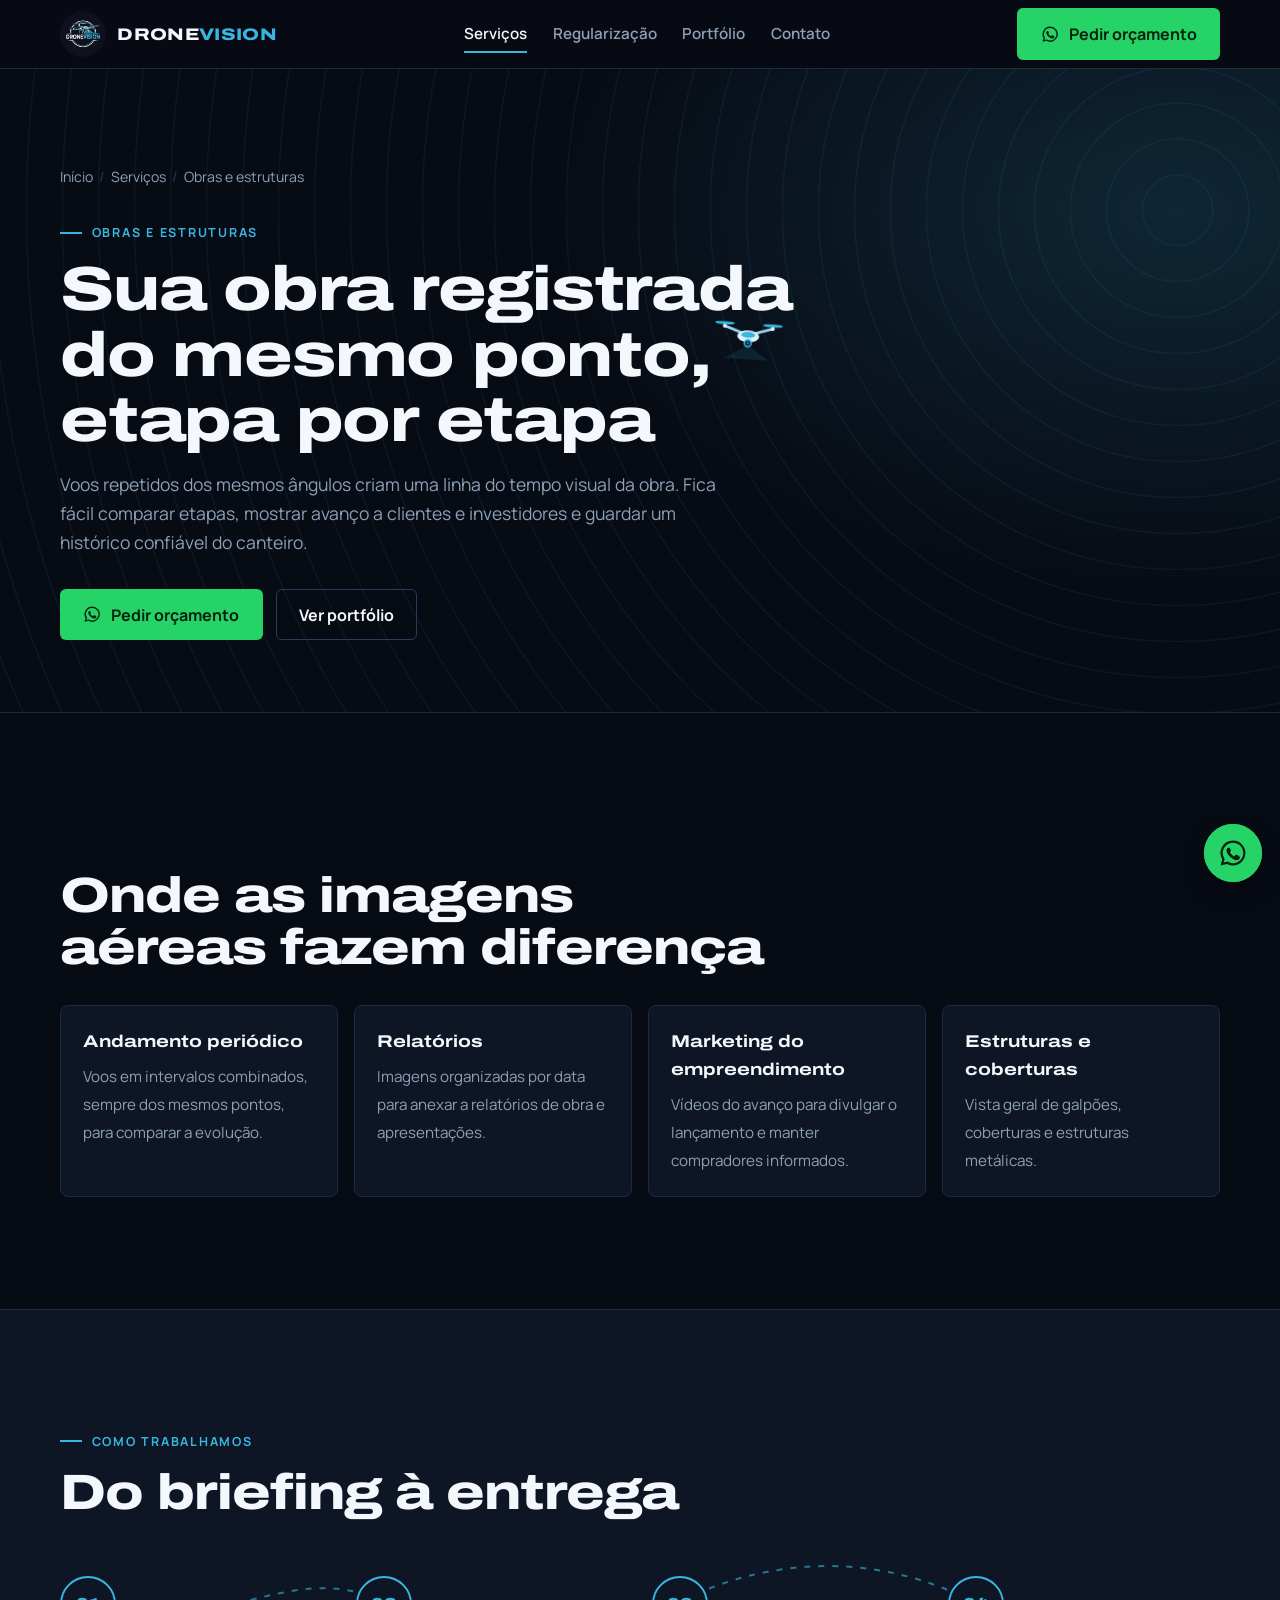
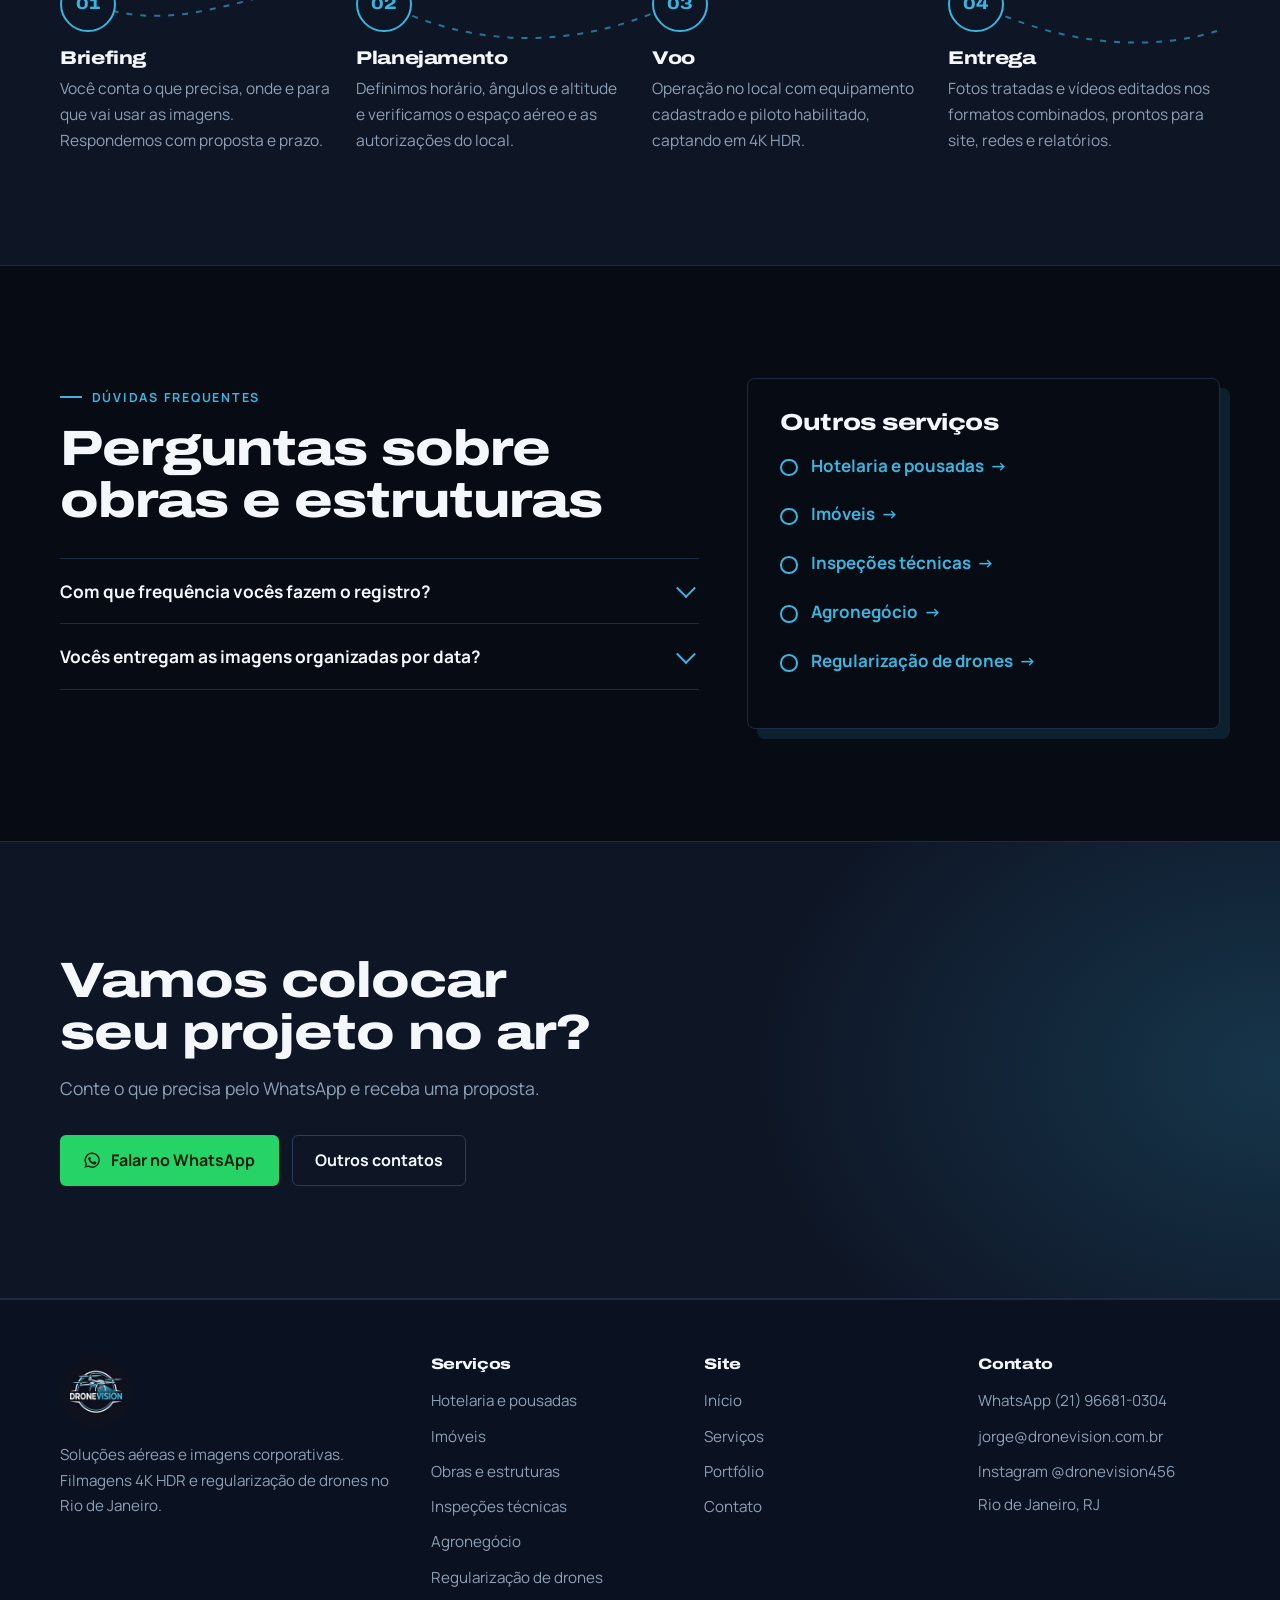
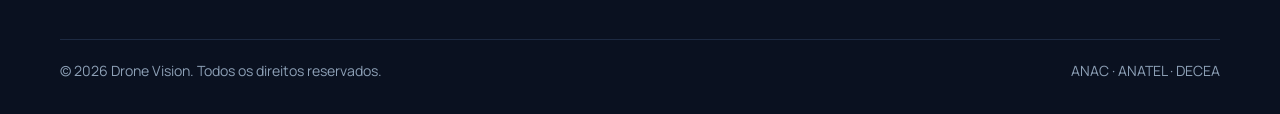
<file: servicos/obras-e-estruturas/index.html>
<!DOCTYPE html>
<html lang="pt-BR">
<head>
<meta charset="utf-8">
<meta name="viewport" content="width=device-width, initial-scale=1">
<title>Acompanhamento de obras com drone no RJ | Drone Vision</title>
<meta name="description" content="Registro aéreo periódico de obras e estruturas no Rio de Janeiro: andamento por etapa, comparativos e material para relatórios a clientes e investidores.">
<meta name="robots" content="index,follow,max-image-preview:large">
<link rel="canonical" href="https://dronevision.com.br/servicos/obras-e-estruturas/">
<meta name="theme-color" content="#070B14">
<meta property="og:type" content="website">
<meta property="og:locale" content="pt_BR">
<meta property="og:site_name" content="Drone Vision">
<meta property="og:title" content="Acompanhamento de obras com drone no RJ | Drone Vision">
<meta property="og:description" content="Registro aéreo periódico de obras e estruturas no Rio de Janeiro: andamento por etapa, comparativos e material para relatórios a clientes e investidores.">
<meta property="og:url" content="https://dronevision.com.br/servicos/obras-e-estruturas/">
<meta property="og:image" content="https://dronevision.com.br/assets/img/og-dronevision.jpg">
<meta property="og:image:width" content="1200"><meta property="og:image:height" content="630">
<meta name="twitter:card" content="summary_large_image">
<link rel="icon" href="/favicon.png" type="image/png">
<link rel="apple-touch-icon" href="/apple-touch-icon.png">
<link rel="preconnect" href="https://fonts.googleapis.com"><link rel="preconnect" href="https://fonts.gstatic.com" crossorigin>
<link href="https://fonts.googleapis.com/css2?family=Archivo:wdth,wght@125,700..900&family=Manrope:wght@400;600;700&display=swap" rel="stylesheet">

<link rel="stylesheet" href="/assets/css/site.css">
<script type="application/ld+json">{"@context": "https://schema.org", "@graph": [{"@type": "ProfessionalService", "@id": "https://dronevision.com.br/#empresa", "name": "Drone Vision", "description": "Imagens e filmagens aéreas 4K HDR com drone e assessoria em regularização de drones e pilotos (ANAC, ANATEL e DECEA).", "url": "https://dronevision.com.br/", "logo": "https://dronevision.com.br/assets/img/logo-512.png", "image": "https://dronevision.com.br/assets/img/cidade-noite-aerea-01-1920.jpg", "telephone": "+55 21 96681-0304", "email": "jorge@dronevision.com.br", "address": {"@type": "PostalAddress", "addressLocality": "Rio de Janeiro", "addressRegion": "RJ", "addressCountry": "BR"}, "areaServed": {"@type": "State", "name": "Rio de Janeiro"}, "sameAs": ["https://www.instagram.com/dronevision456/"]}, {"@type": "BreadcrumbList", "itemListElement": [{"@type": "ListItem", "position": 1, "name": "Início", "item": "https://dronevision.com.br/"}, {"@type": "ListItem", "position": 2, "name": "Serviços", "item": "https://dronevision.com.br/servicos/"}, {"@type": "ListItem", "position": 3, "name": "Obras e estruturas", "item": "https://dronevision.com.br/servicos/obras-e-estruturas/"}]}, {"@type": "FAQPage", "mainEntity": [{"@type": "Question", "name": "Com que frequência vocês fazem o registro?", "acceptedAnswer": {"@type": "Answer", "text": "A frequência é definida com você conforme o ritmo da obra, por exemplo semanal, quinzenal ou mensal."}}, {"@type": "Question", "name": "Vocês entregam as imagens organizadas por data?", "acceptedAnswer": {"@type": "Answer", "text": "Sim. Cada voo é entregue identificado pela data, o que facilita montar o comparativo entre etapas."}}]}, {"@type": "Service", "name": "Acompanhamento de obras com drone no RJ", "serviceType": "Filmagem aérea com drone", "description": "Registro aéreo periódico de obras e estruturas no Rio de Janeiro: andamento por etapa, comparativos e material para relatórios a clientes e investidores.", "provider": {"@id": "https://dronevision.com.br/#empresa"}, "areaServed": {"@type": "State", "name": "Rio de Janeiro"}, "url": "https://dronevision.com.br/servicos/obras-e-estruturas/"}]}</script>
</head>
<body>
<a class="skip" href="#conteudo">Pular para o conteúdo</a>
<header class="site-head"><div class="wrap">
  <a class="brand" href="/" aria-label="Drone Vision, página inicial"><img src="/assets/img/logo-160.webp" width="46" height="46" alt=""><span>DRONE<b>VISION</b></span></a>
  <nav class="nav" id="nav" aria-label="Principal"><a href="/servicos/" aria-current=page>Serviços</a><a href="/regularizacao-de-drones/">Regularização</a><a href="/portfolio/">Portfólio</a><a href="/contato/">Contato</a><a class="btn btn-wa" href="https://wa.me/5521966810304?text=Ol%C3%A1%21%20Quero%20um%20or%C3%A7amento." target="_blank" rel="noopener"><svg viewBox="0 0 24 24" fill="currentColor" aria-hidden="true"><path d="M12 2a10 10 0 0 0-8.6 15.1L2 22l5-1.3A10 10 0 1 0 12 2Zm0 18.2a8.2 8.2 0 0 1-4.2-1.2l-.3-.2-3 .8.8-2.9-.2-.3A8.2 8.2 0 1 1 12 20.2Zm4.5-6.1c-.2-.1-1.5-.7-1.7-.8-.2-.1-.4-.1-.6.1l-.8 1c-.1.2-.3.2-.5.1a6.7 6.7 0 0 1-3.3-2.9c-.3-.4.3-.4.7-1.3.1-.2 0-.3 0-.4l-.8-1.8c-.2-.5-.4-.4-.6-.4h-.5a1 1 0 0 0-.7.3 3 3 0 0 0-.9 2.2 5.2 5.2 0 0 0 1.1 2.7 11.8 11.8 0 0 0 4.5 4c1.7.7 2.3.8 3.2.6.5-.1 1.5-.6 1.7-1.2.2-.6.2-1.1.2-1.2-.1-.1-.3-.2-.5-.3Z"/></svg>Pedir orçamento</a></nav>
  <a class="btn btn-wa head-cta" href="https://wa.me/5521966810304?text=Ol%C3%A1%21%20Quero%20um%20or%C3%A7amento." target="_blank" rel="noopener"><svg viewBox="0 0 24 24" fill="currentColor" aria-hidden="true"><path d="M12 2a10 10 0 0 0-8.6 15.1L2 22l5-1.3A10 10 0 1 0 12 2Zm0 18.2a8.2 8.2 0 0 1-4.2-1.2l-.3-.2-3 .8.8-2.9-.2-.3A8.2 8.2 0 1 1 12 20.2Zm4.5-6.1c-.2-.1-1.5-.7-1.7-.8-.2-.1-.4-.1-.6.1l-.8 1c-.1.2-.3.2-.5.1a6.7 6.7 0 0 1-3.3-2.9c-.3-.4.3-.4.7-1.3.1-.2 0-.3 0-.4l-.8-1.8c-.2-.5-.4-.4-.6-.4h-.5a1 1 0 0 0-.7.3 3 3 0 0 0-.9 2.2 5.2 5.2 0 0 0 1.1 2.7 11.8 11.8 0 0 0 4.5 4c1.7.7 2.3.8 3.2.6.5-.1 1.5-.6 1.7-1.2.2-.6.2-1.1.2-1.2-.1-.1-.3-.2-.5-.3Z"/></svg>Pedir orçamento</a>
  <button class="menu-btn" type="button" aria-label="Abrir menu" aria-controls="nav" aria-expanded="false"><i></i><i></i><i></i></button>
</div></header>
<main id="conteudo">
<section class="page-hero"><div class="wrap">
  <nav aria-label="Trilha"><ol class="crumbs"><li><a href="/">Início</a></li><li><a href="/servicos/">Serviços</a></li><li aria-current="page">Obras e estruturas</li></ol></nav>
  <span class="eyebrow rv">Obras e estruturas</span>
  <h1 class="rv">Sua obra registrada do mesmo ponto, etapa por etapa</h1>
  <p class="lead rv">Voos repetidos dos mesmos ângulos criam uma linha do tempo visual da obra. Fica fácil comparar etapas, mostrar avanço a clientes e investidores e guardar um histórico confiável do canteiro.</p>
  <div class="cta rv" style="margin-top:2rem"><a class="btn btn-wa" href="https://wa.me/5521966810304?text=Ol%C3%A1%21%20Quero%20um%20or%C3%A7amento%20de%20imagens%20a%C3%A9reas%20para%20obras%20e%20estruturas." target="_blank" rel="noopener"><svg viewBox="0 0 24 24" fill="currentColor" aria-hidden="true"><path d="M12 2a10 10 0 0 0-8.6 15.1L2 22l5-1.3A10 10 0 1 0 12 2Zm0 18.2a8.2 8.2 0 0 1-4.2-1.2l-.3-.2-3 .8.8-2.9-.2-.3A8.2 8.2 0 1 1 12 20.2Zm4.5-6.1c-.2-.1-1.5-.7-1.7-.8-.2-.1-.4-.1-.6.1l-.8 1c-.1.2-.3.2-.5.1a6.7 6.7 0 0 1-3.3-2.9c-.3-.4.3-.4.7-1.3.1-.2 0-.3 0-.4l-.8-1.8c-.2-.5-.4-.4-.6-.4h-.5a1 1 0 0 0-.7.3 3 3 0 0 0-.9 2.2 5.2 5.2 0 0 0 1.1 2.7 11.8 11.8 0 0 0 4.5 4c1.7.7 2.3.8 3.2.6.5-.1 1.5-.6 1.7-1.2.2-.6.2-1.1.2-1.2-.1-.1-.3-.2-.5-.3Z"/></svg>Pedir orçamento</a><a class="btn btn-ghost" href="/portfolio/">Ver portfólio</a></div>
</div></section>
<section><div class="wrap">
  <span class="eyebrow rv">Aplicações</span>
  <h2 class="rv">Onde as imagens aéreas fazem diferença</h2>
  <ul class="uses"><li class="rv" style="--d:0"><b>Andamento periódico</b><span>Voos em intervalos combinados, sempre dos mesmos pontos, para comparar a evolução.</span></li><li class="rv" style="--d:1"><b>Relatórios</b><span>Imagens organizadas por data para anexar a relatórios de obra e apresentações.</span></li><li class="rv" style="--d:2"><b>Marketing do empreendimento</b><span>Vídeos do avanço para divulgar o lançamento e manter compradores informados.</span></li><li class="rv" style="--d:3"><b>Estruturas e coberturas</b><span>Vista geral de galpões, coberturas e estruturas metálicas.</span></li></ul>
</div></section>

<section class="alt"><div class="wrap">
  <span class="eyebrow rv">Como trabalhamos</span>
  <h2 class="rv">Do briefing à entrega</h2>
  <div class="flight">
  <svg class="route" viewBox="0 0 1160 60" preserveAspectRatio="none" aria-hidden="true">
    <path d="M26 2 C 140 50, 230 -46, 322 2 S 520 50, 618 2 S 820 -46, 914 2 S 1100 50, 1160 30"/>
    <path class="trail" d="M26 2 C 140 50, 230 -46, 322 2 S 520 50, 618 2 S 820 -46, 914 2 S 1100 50, 1160 30"/>
    <g class="route-drone" fill="#38B6E0"><rect x="10" y="10" width="16" height="8" rx="4"/><rect x="0" y="6" width="12" height="2" rx="1"/><rect x="24" y="6" width="12" height="2" rx="1"/></g>
  </svg>
  <ol class="steps"><li class="rv" style="--d:0"><h3>Briefing</h3><p>Você conta o que precisa, onde e para que vai usar as imagens. Respondemos com proposta e prazo.</p></li><li class="rv" style="--d:1"><h3>Planejamento</h3><p>Definimos horário, ângulos e altitude e verificamos o espaço aéreo e as autorizações do local.</p></li><li class="rv" style="--d:2"><h3>Voo</h3><p>Operação no local com equipamento cadastrado e piloto habilitado, captando em 4K HDR.</p></li><li class="rv" style="--d:3"><h3>Entrega</h3><p>Fotos tratadas e vídeos editados nos formatos combinados, prontos para site, redes e relatórios.</p></li></ol>
</div>
</div></section>
<section><div class="wrap split">
  <div><span class="eyebrow rv">Dúvidas frequentes</span><h2 class="rv">Perguntas sobre obras e estruturas</h2><div class="faq"><details><summary>Com que frequência vocês fazem o registro?</summary><p>A frequência é definida com você conforme o ritmo da obra, por exemplo semanal, quinzenal ou mensal.</p></details><details><summary>Vocês entregam as imagens organizadas por data?</summary><p>Sim. Cada voo é entregue identificado pela data, o que facilita montar o comparativo entre etapas.</p></details></div></div>
  <aside class="box rv" style="--d:1"><h3>Outros serviços</h3><ul class="ck" style="margin:1rem 0 0"><li><a class="link" href="/servicos/hotelaria-e-pousadas/">Hotelaria e pousadas</a></li><li><a class="link" href="/servicos/imoveis/">Imóveis</a></li><li><a class="link" href="/servicos/inspecoes-tecnicas/">Inspeções técnicas</a></li><li><a class="link" href="/servicos/agronegocio/">Agronegócio</a></li><li><a class="link" href="/regularizacao-de-drones/">Regularização de drones</a></li></ul></aside>
</div></section>
<section class="band"><div class="wrap">
  <div class="rv"><h2>Vamos colocar seu projeto no ar?</h2><p class="lead">Conte o que precisa pelo WhatsApp e receba uma proposta.</p></div>
  <div class="cta rv" style="--d:1"><a class="btn btn-wa" href="https://wa.me/5521966810304?text=Ol%C3%A1%21%20Quero%20um%20or%C3%A7amento%20de%20imagens%20a%C3%A9reas%20para%20obras%20e%20estruturas." target="_blank" rel="noopener"><svg viewBox="0 0 24 24" fill="currentColor" aria-hidden="true"><path d="M12 2a10 10 0 0 0-8.6 15.1L2 22l5-1.3A10 10 0 1 0 12 2Zm0 18.2a8.2 8.2 0 0 1-4.2-1.2l-.3-.2-3 .8.8-2.9-.2-.3A8.2 8.2 0 1 1 12 20.2Zm4.5-6.1c-.2-.1-1.5-.7-1.7-.8-.2-.1-.4-.1-.6.1l-.8 1c-.1.2-.3.2-.5.1a6.7 6.7 0 0 1-3.3-2.9c-.3-.4.3-.4.7-1.3.1-.2 0-.3 0-.4l-.8-1.8c-.2-.5-.4-.4-.6-.4h-.5a1 1 0 0 0-.7.3 3 3 0 0 0-.9 2.2 5.2 5.2 0 0 0 1.1 2.7 11.8 11.8 0 0 0 4.5 4c1.7.7 2.3.8 3.2.6.5-.1 1.5-.6 1.7-1.2.2-.6.2-1.1.2-1.2-.1-.1-.3-.2-.5-.3Z"/></svg>Falar no WhatsApp</a><a class="btn btn-ghost" href="/contato/">Outros contatos</a></div>
</div></section>
</main>
<footer class="site-foot"><div class="wrap">
  <div><img src="/assets/img/logo-160.webp" width="72" height="72" alt="Drone Vision" loading="lazy"><p>Soluções aéreas e imagens corporativas. Filmagens 4K HDR e regularização de drones no Rio de Janeiro.</p></div>
  <div><h2>Serviços</h2><ul><li><a href="/servicos/hotelaria-e-pousadas/">Hotelaria e pousadas</a></li><li><a href="/servicos/imoveis/">Imóveis</a></li><li><a href="/servicos/obras-e-estruturas/">Obras e estruturas</a></li><li><a href="/servicos/inspecoes-tecnicas/">Inspeções técnicas</a></li><li><a href="/servicos/agronegocio/">Agronegócio</a></li><li><a href="/regularizacao-de-drones/">Regularização de drones</a></li></ul></div>
  <div><h2>Site</h2><ul><li><a href="/">Início</a></li><li><a href="/servicos/">Serviços</a></li><li><a href="/portfolio/">Portfólio</a></li><li><a href="/contato/">Contato</a></li></ul></div>
  <div><h2>Contato</h2><ul><li><a href="https://wa.me/5521966810304" target="_blank" rel="noopener">WhatsApp (21) 96681-0304</a></li><li><a href="mailto:jorge@dronevision.com.br">jorge@dronevision.com.br</a></li><li><a href="https://www.instagram.com/dronevision456/" target="_blank" rel="noopener">Instagram @dronevision456</a></li><li><p>Rio de Janeiro, RJ</p></li></ul></div>
  <div class="copy"><p>© <span data-year>2026</span> Drone Vision. Todos os direitos reservados.</p><p>ANAC · ANATEL · DECEA</p></div>
</div></footer>
<a class="wa-float" href="https://wa.me/5521966810304?text=Ol%C3%A1%21%20Quero%20um%20or%C3%A7amento." target="_blank" rel="noopener" aria-label="Conversar no WhatsApp"><svg viewBox="0 0 24 24" fill="currentColor" aria-hidden="true"><path d="M12 2a10 10 0 0 0-8.6 15.1L2 22l5-1.3A10 10 0 1 0 12 2Zm0 18.2a8.2 8.2 0 0 1-4.2-1.2l-.3-.2-3 .8.8-2.9-.2-.3A8.2 8.2 0 1 1 12 20.2Zm4.5-6.1c-.2-.1-1.5-.7-1.7-.8-.2-.1-.4-.1-.6.1l-.8 1c-.1.2-.3.2-.5.1a6.7 6.7 0 0 1-3.3-2.9c-.3-.4.3-.4.7-1.3.1-.2 0-.3 0-.4l-.8-1.8c-.2-.5-.4-.4-.6-.4h-.5a1 1 0 0 0-.7.3 3 3 0 0 0-.9 2.2 5.2 5.2 0 0 0 1.1 2.7 11.8 11.8 0 0 0 4.5 4c1.7.7 2.3.8 3.2.6.5-.1 1.5-.6 1.7-1.2.2-.6.2-1.1.2-1.2-.1-.1-.3-.2-.5-.3Z"/></svg></a>
<svg id="mini" viewBox="0 0 72 44" aria-hidden="true">
  <path d="M36 30 L58 44 L14 44Z" fill="#38B6E0" opacity=".12"/>
  <g stroke="#9fdcf2" stroke-width="2.4" stroke-linecap="round"><path d="M36 20 L12 12M36 20 L60 12"/></g>
  <ellipse cx="36" cy="21" rx="11" ry="6" fill="#dff3fb"/><ellipse cx="36" cy="19.5" rx="7" ry="3" fill="#38B6E0"/>
  <circle cx="36" cy="28" r="3.4" fill="#0E1525" stroke="#38B6E0" stroke-width="1.6"/><circle cx="36" cy="28" r="1" fill="#38B6E0"/>
  <g fill="#38B6E0"><ellipse class="rot" cx="12" cy="9" rx="10" ry="1.6"/><ellipse class="rot" cx="60" cy="9" rx="10" ry="1.6"/></g>
  <circle cx="12" cy="12" r="2" fill="#dff3fb"/><circle cx="60" cy="12" r="2" fill="#dff3fb"/>
</svg>
<script src="/assets/js/site.js" defer></script>
</body>
</html>
</file>
<file: assets/css/site.css>
/* Drone Vision — estilos do site */
:root{
  --ink:#070B14;--ink-2:#0A1120;--panel:#0E1525;--line:#1D2A42;--line-2:#2A3B5C;
  --cyan:#38B6E0;--cyan-soft:rgba(56,182,224,.14);--white:#F4F8FC;--soft:#C3D0DE;--mute:#8DA0B6;
  --wa:#25D366;--rec:#FF4D4D;
  --head:68px;--r:8px;
  --ease:cubic-bezier(.2,.7,.2,1);
}
*{box-sizing:border-box;margin:0}
html{scroll-behavior:smooth;scroll-padding-top:calc(var(--head) + 8px);-webkit-text-size-adjust:100%}
body{background:var(--ink);color:var(--white);font:400 1.0625rem/1.65 Manrope,system-ui,sans-serif;overflow-x:hidden;min-height:100vh;display:flex;flex-direction:column}
main{flex:1}
img,video,svg{max-width:100%;display:block}
a{color:inherit}
:focus-visible{outline:2px solid var(--cyan);outline-offset:3px}
.skip{position:absolute;left:-999px;top:0;z-index:99;background:var(--cyan);color:#04141c;padding:.6rem 1rem;font-weight:700}
.skip:focus{left:1rem;top:1rem}
h1,h2,h3{font-family:Archivo,sans-serif;font-stretch:125%;font-weight:800;line-height:1.05;letter-spacing:-.02em;text-wrap:balance}
h1{font-size:clamp(2.3rem,6vw,4.6rem)}
h2{font-size:clamp(1.9rem,4.5vw,3.1rem);max-width:22ch}
h3{font-size:1.3rem}
p{text-wrap:pretty}
.wrap{width:min(1160px,100% - 2.5rem);margin-inline:auto}
section{padding:clamp(4rem,9vw,7rem) 0}
.eyebrow{display:inline-flex;align-items:center;gap:.6rem;font:700 .78rem Manrope,sans-serif;letter-spacing:.14em;text-transform:uppercase;color:var(--cyan);margin-bottom:1rem}
.eyebrow::before{content:"";width:22px;height:2px;background:var(--cyan)}
.lead{color:var(--mute);max-width:60ch;margin-top:1rem;font-size:1.1rem}
.soft{color:var(--soft)}
.alt{background:var(--panel);border-block:1px solid var(--line)}

/* botões */
.btn{display:inline-flex;align-items:center;gap:.6rem;padding:.85rem 1.4rem;border-radius:6px;font:700 1rem Manrope,sans-serif;text-decoration:none;border:1px solid transparent;cursor:pointer;transition:transform .2s var(--ease),border-color .2s,background .2s;white-space:nowrap}
.btn:hover{transform:translateY(-2px)}
.btn svg{width:1.15em;height:1.15em;flex:none}
.btn-wa{background:var(--wa);color:#04210f}
.btn-cy{background:var(--cyan);color:#04141c}
.btn-ghost{border-color:var(--line-2);color:var(--white);background:transparent}.btn-ghost:hover{border-color:var(--cyan)}
.sm{padding:.5rem .9rem;font-size:.88rem}
.cta{display:flex;flex-wrap:wrap;gap:.8rem}
.link{color:var(--cyan);font-weight:700;text-decoration:none;display:inline-flex;align-items:center;gap:.4rem}
.link::after{content:"→";transition:transform .2s var(--ease)}
.link:hover::after{transform:translateX(4px)}

/* cabeçalho */
.site-head{position:sticky;top:0;z-index:30;background:rgba(7,11,20,.86);backdrop-filter:blur(12px);-webkit-backdrop-filter:blur(12px);border-bottom:1px solid var(--line);transition:background .3s}
.site-head .wrap{display:flex;align-items:center;justify-content:space-between;height:var(--head);gap:1rem}
.brand{display:flex;align-items:center;gap:.7rem;text-decoration:none}
.brand img{height:46px;width:46px;border-radius:50%}
.brand span{font:800 1.05rem Archivo,sans-serif;font-stretch:125%;letter-spacing:.02em}
.brand span b{color:var(--cyan);font-weight:800}
.nav{display:flex;align-items:center;gap:1.6rem}
.nav a{text-decoration:none;color:var(--mute);font-weight:600;font-size:.95rem;position:relative;padding:.3rem 0}
.nav a::after{content:"";position:absolute;left:0;right:0;bottom:-2px;height:2px;background:var(--cyan);transform:scaleX(0);transform-origin:left;transition:transform .25s var(--ease)}
.nav a:hover,.nav a[aria-current=page]{color:var(--white)}
.nav a:hover::after,.nav a[aria-current=page]::after{transform:scaleX(1)}
.menu-btn{display:none;background:none;border:1px solid var(--line-2);border-radius:6px;width:44px;height:44px;cursor:pointer;position:relative}
.menu-btn i{position:absolute;left:11px;right:11px;height:2px;background:var(--white);transition:transform .25s var(--ease),opacity .2s}
.menu-btn i:nth-child(1){top:14px}.menu-btn i:nth-child(2){top:21px}.menu-btn i:nth-child(3){top:28px}
.menu-btn[aria-expanded=true] i:nth-child(1){transform:translateY(7px) rotate(45deg)}
.menu-btn[aria-expanded=true] i:nth-child(2){opacity:0}
.menu-btn[aria-expanded=true] i:nth-child(3){transform:translateY(-7px) rotate(-45deg)}
@media(max-width:900px){
  .brand span{display:none}
  .menu-btn{display:block}
  .head-cta{display:none}
  .nav{position:fixed;top:var(--head);left:0;right:0;flex-direction:column;align-items:stretch;gap:0;background:var(--ink-2);border-bottom:1px solid var(--line);padding:.5rem 1.25rem 1.25rem;transform:translateY(-120%);transition:transform .35s var(--ease);z-index:-1}
  .nav.open{transform:none}
  .nav a{padding:1rem 0;border-bottom:1px solid var(--line);font-size:1.05rem}
  .nav a::after{display:none}
  .nav .btn{margin-top:1rem;justify-content:center;border-bottom:0}
}
@media(min-width:901px){.nav .btn{display:none}}

/* hero da home */
.hero{position:relative;min-height:calc(100svh - var(--head));display:grid;align-items:center;padding:5rem 0 6rem;isolation:isolate;overflow:hidden}
.hero-bg{position:absolute;inset:0;z-index:-2;overflow:hidden}
.hero-bg img{width:100%;height:100%;object-fit:cover;transform-origin:65% 40%;animation:kenburns 26s ease-in-out infinite alternate}
.hero::before{content:"";position:absolute;inset:0;z-index:-1;background:linear-gradient(90deg,rgba(7,11,20,.94) 0,rgba(7,11,20,.72) 45%,rgba(7,11,20,.25) 100%),linear-gradient(0deg,var(--ink) 0,transparent 30%)}
@keyframes kenburns{from{transform:scale(1.04) translate(0,0)}to{transform:scale(1.16) translate(-2%,-1.5%)}}
.hero p.sub{font-size:1.2rem;color:var(--soft);max-width:48ch;margin:1.4rem 0 2rem}
.hero h1 .hl{color:var(--cyan)}
/* HUD do visor */
.hud{position:absolute;inset:clamp(14px,2.5vw,28px);pointer-events:none;z-index:0}
.hud i{position:absolute;width:34px;height:34px;border:2px solid var(--cyan);opacity:.85}
.hud .a{top:0;left:0;border-right:0;border-bottom:0}.hud .b{top:0;right:0;border-left:0;border-bottom:0}
.hud .c{bottom:0;left:0;border-right:0;border-top:0}.hud .d{bottom:0;right:0;border-left:0;border-top:0}
.hud small{position:absolute;font:600 .74rem/1 Manrope,sans-serif;color:var(--cyan);letter-spacing:.08em;background:rgba(7,11,20,.6);padding:.35rem .55rem;border-radius:3px;white-space:nowrap}
.hud .rec{top:10px;left:48px}
.rec::before{content:"";display:inline-block;width:8px;height:8px;border-radius:50%;background:var(--rec);margin-right:.45rem;vertical-align:1px;animation:blink 1.2s steps(2) infinite}
.hud .alt{bottom:10px;right:48px}
.hud .clk{top:10px;right:48px}
.hud .bat{bottom:10px;left:48px}
.hud .cross{position:absolute;left:72%;top:46%;width:64px;height:64px;transform:translate(-50%,-50%);opacity:.55}
.hud .cross::before,.hud .cross::after{content:"";position:absolute;background:var(--cyan)}
.hud .cross::before{left:50%;top:0;bottom:0;width:1px}.hud .cross::after{top:50%;left:0;right:0;height:1px}
.hud .scan{position:absolute;left:0;right:0;height:2px;background:linear-gradient(90deg,transparent,rgba(56,182,224,.5),transparent);animation:scan 6s linear infinite;top:0}
@keyframes scan{from{top:0}to{top:100%}}
@keyframes blink{50%{opacity:.15}}
@media(max-width:640px){.hud .cross,.hud .clk,.hud .bat{display:none}.hud .alt{bottom:auto;top:10px;right:48px}.hero .eyebrow{margin-top:1.5rem}.hero::before{background:linear-gradient(180deg,rgba(7,11,20,.55),rgba(7,11,20,.9) 60%,var(--ink))}}
.scroll-cue{position:absolute;bottom:1.6rem;left:50%;translate:-50% 0;width:24px;height:38px;border:2px solid var(--line-2);border-radius:14px}
.scroll-cue::after{content:"";position:absolute;left:50%;top:7px;width:4px;height:8px;margin-left:-2px;border-radius:2px;background:var(--cyan);animation:cue 1.8s var(--ease) infinite}
@keyframes cue{0%{opacity:0;transform:translateY(0)}30%{opacity:1}100%{opacity:0;transform:translateY(12px)}}

/* topo das páginas internas */
.page-hero{position:relative;padding:clamp(3.5rem,8vw,6rem) 0 clamp(3rem,6vw,4.5rem);isolation:isolate;overflow:hidden;border-bottom:1px solid var(--line)}
.page-hero::before{content:"";position:absolute;inset:-20%;z-index:-1;background:repeating-radial-gradient(circle at 80% 30%,transparent 0 34px,rgba(56,182,224,.07) 35px 36px),radial-gradient(50% 60% at 80% 30%,rgba(56,182,224,.16),transparent 70%);animation:radar 18s linear infinite}
@keyframes radar{to{transform:rotate(360deg)}}
.page-hero.has-img{min-height:min(70vh,620px);display:grid;align-items:end}
.page-hero.has-img::before{inset:0;animation:none;background:linear-gradient(90deg,rgba(7,11,20,.95),rgba(7,11,20,.6) 60%,rgba(7,11,20,.3)),linear-gradient(0deg,var(--ink),transparent 45%)}
.page-hero .ph-img{position:absolute;inset:0;z-index:-2}
.page-hero .ph-img img{width:100%;height:100%;object-fit:cover;animation:kenburns 30s ease-in-out infinite alternate}
.crumbs{display:flex;flex-wrap:wrap;gap:.4rem;list-style:none;padding:0;margin-bottom:1.6rem;font-size:.88rem;color:var(--mute)}
.crumbs li+li::before{content:"/";margin-right:.4rem;color:var(--line-2)}
.crumbs a{text-decoration:none}.crumbs a:hover{color:var(--white)}
.page-hero h1{font-size:clamp(2.1rem,5.2vw,3.9rem);max-width:20ch}

/* faixa de números */
.stats{border-block:1px solid var(--line);background:var(--panel);padding:2.2rem 0}
.stats ul{list-style:none;padding:0;display:grid;grid-template-columns:repeat(auto-fit,minmax(200px,1fr));gap:1.5rem}
.stats b{display:block;font:800 2.1rem Archivo,sans-serif;font-stretch:125%;color:var(--cyan)}
.stats span{color:var(--mute);font-size:.95rem}

/* cartões de serviço */
.cards{display:grid;grid-template-columns:repeat(auto-fit,minmax(min(100%,300px),1fr));gap:1.1rem;margin-top:2.5rem;padding:0;list-style:none}
.card{position:relative;display:flex;flex-direction:column;gap:.8rem;padding:1.8rem;border:1px solid var(--line);border-radius:var(--r);background:var(--panel);text-decoration:none;overflow:hidden;isolation:isolate;transition:border-color .3s,transform .3s var(--ease)}
.card::before{content:"";position:absolute;inset:0;z-index:-1;background:radial-gradient(400px circle at var(--mx,50%) var(--my,0%),var(--cyan-soft),transparent 60%);opacity:0;transition:opacity .3s}
.card:hover{border-color:var(--line-2);transform:translateY(-4px)}
.card:hover::before{opacity:1}
.card .ic{width:48px;height:48px;color:var(--cyan)}
.card p{color:var(--soft);font-size:.98rem;flex:1}
.card .link{margin-top:.4rem}

/* mosaico de fotos */
.strip{display:grid;grid-template-columns:2fr 1fr 1fr;grid-template-rows:repeat(2,minmax(160px,22vw));gap:.8rem;margin-top:2.5rem}
.strip figure{position:relative;overflow:hidden;border-radius:6px;border:1px solid var(--line);background:var(--panel)}
.strip figure:first-child{grid-row:span 2}
.strip img,.strip video{width:100%;height:100%;object-fit:cover;transition:transform .8s var(--ease)}
.strip figure:hover img{transform:scale(1.05)}
.strip figcaption{position:absolute;left:.7rem;bottom:.7rem;font:600 .78rem Manrope,system-ui,sans-serif;background:rgba(7,11,20,.75);padding:.3rem .6rem;border-radius:3px;color:var(--soft)}
.strip.three{grid-template-columns:repeat(3,1fr);grid-template-rows:auto}.strip.three figure{grid-row:auto;aspect-ratio:4/3}
@media(max-width:760px){.strip{grid-template-columns:1fr 1fr;grid-template-rows:auto}.strip figure{aspect-ratio:4/3}.strip figure:first-child{grid-column:span 2;grid-row:auto;aspect-ratio:16/9}}

/* rota de voo (como trabalhamos) */
.flight{position:relative;margin-top:3rem}
.flight svg.route{position:absolute;left:0;right:0;top:34px;width:100%;height:60px;overflow:visible;pointer-events:none}
.flight svg.route path{fill:none;stroke:var(--cyan);stroke-width:2;stroke-dasharray:6 8;opacity:.6}
.flight svg.route .trail{stroke-dasharray:none;stroke-width:2.5;opacity:1}
.steps{list-style:none;padding:0;display:grid;grid-template-columns:repeat(4,1fr);gap:1.5rem;counter-reset:s;position:relative}
.steps li{counter-increment:s;padding-top:5.2rem;position:relative}
.steps li::before{content:counter(s,decimal-leading-zero);position:absolute;top:10px;left:0;width:52px;height:52px;display:grid;place-items:center;border:2px solid var(--cyan);border-radius:50%;background:var(--ink);font:800 1rem Archivo,system-ui,sans-serif;font-stretch:125%;color:var(--cyan)}
.alt .steps li::before{background:var(--panel)}
.steps h3{font-size:1.15rem;margin-bottom:.5rem}
.steps p{color:var(--mute);font-size:.97rem}
@media(max-width:900px){.flight svg.route{display:none}.steps{grid-template-columns:1fr 1fr}}
@media(max-width:560px){.steps{grid-template-columns:1fr}.steps li{padding:0 0 0 4.4rem;min-height:56px}.steps li::before{top:0}}

/* duas colunas genéricas */
.split{display:grid;grid-template-columns:1.15fr .85fr;gap:3rem;align-items:start}
@media(max-width:900px){.split{grid-template-columns:1fr}}
.ck{list-style:none;padding:0;margin:2rem 0}
.ck li{padding:0 0 1.3rem 1.9rem;position:relative}
.ck li::before{content:"";position:absolute;left:0;top:.45rem;width:.85rem;height:.85rem;border:2px solid var(--cyan);border-radius:50%}
.ck b{display:block;font-family:Archivo,sans-serif;font-stretch:125%;font-size:1.05rem}
.ck span{color:var(--mute);font-size:.97rem}
.box{border:1px solid var(--line);border-radius:var(--r);padding:2rem;background:var(--ink);box-shadow:10px 10px 0 rgba(56,182,224,.12)}
.alt .box{background:var(--ink)}
.box h3{font-size:1.45rem;margin-bottom:1rem}
.box p{color:var(--mute);font-size:.98rem}.box p+p{margin-top:.8rem}
.box b{color:var(--white)}
.tags{display:flex;gap:.5rem;flex-wrap:wrap;margin-top:1.2rem}
.tags span{border:1px solid var(--line-2);color:var(--cyan);font:700 .8rem Manrope,system-ui,sans-serif;padding:.25rem .7rem;border-radius:4px}
.prose{max-width:68ch}
.prose p{color:var(--soft)}.prose p+p{margin-top:1rem}
.prose h2{margin:2.8rem 0 1rem}.prose h2:first-child{margin-top:0}
.uses{display:grid;grid-template-columns:repeat(auto-fit,minmax(min(100%,240px),1fr));gap:1rem;list-style:none;padding:0;margin-top:2rem}
.uses li{border:1px solid var(--line);border-radius:var(--r);padding:1.4rem;background:var(--panel)}
.uses b{display:block;font-family:Archivo,sans-serif;font-stretch:125%;margin-bottom:.35rem}
.uses span{color:var(--mute);font-size:.95rem}

/* perguntas frequentes */
.faq{margin-top:2rem;border-top:1px solid var(--line)}
.faq details{border-bottom:1px solid var(--line)}
.faq summary{list-style:none;cursor:pointer;padding:1.3rem 2.5rem 1.3rem 0;position:relative;font:700 1.08rem Manrope,sans-serif}
.faq summary::-webkit-details-marker{display:none}
.faq summary::after{content:"";position:absolute;right:.4rem;top:50%;width:12px;height:12px;border-right:2px solid var(--cyan);border-bottom:2px solid var(--cyan);transform:translateY(-70%) rotate(45deg);transition:transform .25s var(--ease)}
.faq details[open] summary::after{transform:translateY(-30%) rotate(-135deg)}
.faq details p{color:var(--soft);padding:0 0 1.4rem;max-width:70ch}

/* faixa de chamada */
.band{position:relative;overflow:hidden;isolation:isolate;border-block:1px solid var(--line);background:var(--panel)}
.band::before{content:"";position:absolute;inset:0;z-index:-1;background:radial-gradient(60% 120% at 100% 50%,rgba(56,182,224,.2),transparent 70%)}
.band .wrap{display:flex;justify-content:space-between;align-items:center;gap:2rem;flex-wrap:wrap}
.band h2{max-width:24ch}

/* portfólio */
.bar{display:flex;gap:.6rem;margin:2rem 0 1.5rem;flex-wrap:wrap;align-items:center}
.bar button,.bar select{background:transparent;color:var(--mute);border:1px solid var(--line-2);border-radius:99px;padding:.5rem 1.2rem;font:600 .95rem Manrope,sans-serif;cursor:pointer}
.bar button[aria-pressed=true]{background:var(--cyan);color:#04141c;border-color:var(--cyan)}
.bar select{margin-left:auto;background:var(--ink);width:auto;max-width:100%}
.grid{display:grid;grid-template-columns:repeat(auto-fill,minmax(min(100%,270px),1fr));gap:1.2rem}
.item{cursor:pointer;margin:0}
.item .ph{position:relative;aspect-ratio:4/3;background:var(--panel);border:1px solid var(--line);border-radius:6px;overflow:hidden}
.item img{width:100%;height:100%;object-fit:cover;transition:transform .6s var(--ease)}
.item:hover img,.item:focus-visible img{transform:scale(1.05)}
.item .pl{position:absolute;inset:0;display:grid;place-items:center}
.item .pl::after{content:"";border:14px solid transparent;border-left:22px solid #fff;border-right:0;filter:drop-shadow(0 2px 8px #000)}
.item h3{font:700 1rem Manrope,sans-serif;letter-spacing:0;margin-top:.7rem}
.item small{color:var(--mute);font-size:.85rem}
.empty{grid-column:1/-1;border:1px dashed var(--line-2);border-radius:8px;padding:3rem 1.5rem;text-align:center;color:var(--mute)}
dialog{background:var(--ink);color:var(--white);border:1px solid var(--line);border-radius:8px;padding:0;max-width:min(94vw,1200px);width:100%}
dialog::backdrop{background:rgba(0,0,0,.85)}
dialog img,dialog video{max-height:82vh;margin:auto;width:100%;object-fit:contain}
dialog p{padding:.9rem 1.2rem;color:var(--mute)}
dialog .x{position:absolute;right:.6rem;top:.6rem;z-index:1}

/* contato */
.contact-grid{display:grid;grid-template-columns:1fr 1fr;gap:2.5rem;align-items:start}
@media(max-width:900px){.contact-grid{grid-template-columns:1fr}}
.channels{list-style:none;padding:0;display:grid;gap:.8rem;margin-top:2rem}
.channels a{display:flex;align-items:center;gap:1rem;padding:1.1rem 1.3rem;border:1px solid var(--line);border-radius:var(--r);background:var(--panel);text-decoration:none;transition:border-color .2s,transform .2s var(--ease)}
.channels a:hover{border-color:var(--cyan);transform:translateX(4px)}
.channels svg{width:28px;height:28px;color:var(--cyan);flex:none}
.channels b{display:block}.channels span{color:var(--mute);font-size:.92rem}
form.wa-form{border:1px solid var(--line);border-radius:var(--r);padding:2rem;background:var(--panel)}
label{display:grid;gap:.4rem;font-weight:700;font-size:.88rem;margin-bottom:1rem}
input,select,textarea{background:var(--ink);border:1px solid var(--line-2);color:var(--white);border-radius:6px;padding:.75rem .9rem;font:inherit;font-size:1rem;width:100%}
textarea{min-height:120px;resize:vertical}
input:focus,select:focus,textarea:focus{border-color:var(--cyan);outline:none}
.note{color:var(--mute);font-size:.86rem}

/* rodapé */
.site-foot{border-top:1px solid var(--line);padding:3.5rem 0 2rem;background:var(--ink-2)}
.site-foot .wrap{display:grid;grid-template-columns:1.4fr 1fr 1fr 1fr;gap:2rem;align-items:start}
@media(max-width:900px){.site-foot .wrap{grid-template-columns:1fr 1fr}}
@media(max-width:520px){.site-foot .wrap{grid-template-columns:1fr}}
.site-foot img{height:72px;width:72px;border-radius:50%;margin-bottom:.9rem}
.site-foot h2{font:800 .95rem Archivo,sans-serif;font-stretch:125%;margin-bottom:.9rem;max-width:none}
.site-foot ul{list-style:none;padding:0;display:grid;gap:.45rem}
.site-foot p,.site-foot a{color:var(--mute);font-size:.95rem;text-decoration:none}
.site-foot a:hover{color:var(--white)}
.copy{grid-column:1/-1;border-top:1px solid var(--line);padding-top:1.2rem;margin-top:1rem;display:flex;justify-content:space-between;flex-wrap:wrap;gap:.6rem}
.copy p,.copy a,.copy button{font-size:.88rem}
.copy button{background:none;border:0;color:var(--mute);cursor:pointer;font:inherit;padding:0}
.copy button:hover{color:var(--white)}

/* botão flutuante do WhatsApp */
.wa-float{position:fixed;right:18px;bottom:18px;z-index:25;width:58px;height:58px;border-radius:50%;background:var(--wa);display:grid;place-items:center;box-shadow:0 10px 24px rgba(0,0,0,.4);transition:transform .2s var(--ease)}
.wa-float:hover{transform:scale(1.08)}
.wa-float svg{width:30px;height:30px;color:#04210f}
.wa-float::after{content:"";position:absolute;inset:0;border-radius:50%;border:2px solid var(--wa);animation:ping 2.4s var(--ease) infinite}
@keyframes ping{0%{transform:scale(1);opacity:.7}80%,100%{transform:scale(1.6);opacity:0}}

/* painel admin (portfólio) */
#panel{position:fixed;inset:0 0 0 auto;width:min(540px,100%);z-index:40;background:var(--ink-2);border-left:1px solid var(--cyan);overflow:auto;transform:translateX(100%);transition:transform .3s;padding:1.5rem;visibility:hidden}
#panel.on{transform:none;visibility:visible}
#panel h2{font-size:1.5rem}
#panel h3{font:800 1rem Archivo,system-ui,sans-serif;font-stretch:125%;margin:1.8rem 0 .8rem;color:var(--cyan)}
.ph-head{display:flex;justify-content:space-between;align-items:center;gap:1rem}
.two{display:grid;grid-template-columns:1fr 1fr;gap:.8rem}
#msg{color:var(--cyan);min-height:1.4em;margin-top:.8rem;font-size:.92rem}
.row{display:grid;grid-template-columns:56px 1fr;gap:.8rem;padding:.8rem 0;border-bottom:1px solid var(--line)}
.row img{width:56px;height:56px;object-fit:cover;border-radius:4px;background:var(--panel)}
.row .f{display:grid;grid-template-columns:1fr auto;gap:.5rem}.row .f select{grid-column:1}
#lock{display:grid;gap:.8rem;margin-top:1.5rem}
#app{display:none}

/* mini drone que acompanha o cursor */
#mini{position:fixed;left:0;top:0;width:72px;height:44px;z-index:15;pointer-events:none;filter:drop-shadow(0 14px 10px rgba(0,0,0,.55));will-change:transform}
.rot{transform-box:fill-box;transform-origin:center;animation:spin .12s linear infinite}
@keyframes spin{to{transform:scaleX(-1)}}

/* revelação ao rolar */
.js .rv{opacity:0;transform:translateY(28px);transition:opacity .8s var(--ease),transform .8s var(--ease);transition-delay:calc(var(--d,0) * 90ms)}
.js .rv.in{opacity:1;transform:none}

/* 404 */
.lost{min-height:70vh;display:grid;place-items:center;text-align:center}
.lost .code{font:800 clamp(5rem,18vw,11rem)/1 Archivo,system-ui,sans-serif;font-stretch:125%;color:transparent;-webkit-text-stroke:2px var(--cyan)}

@media(prefers-reduced-motion:reduce){
  *,*::before,*::after{animation:none!important;transition:none!important}
  html{scroll-behavior:auto}
  .js .rv{opacity:1;transform:none}
  #mini{display:none}
}
</file>
